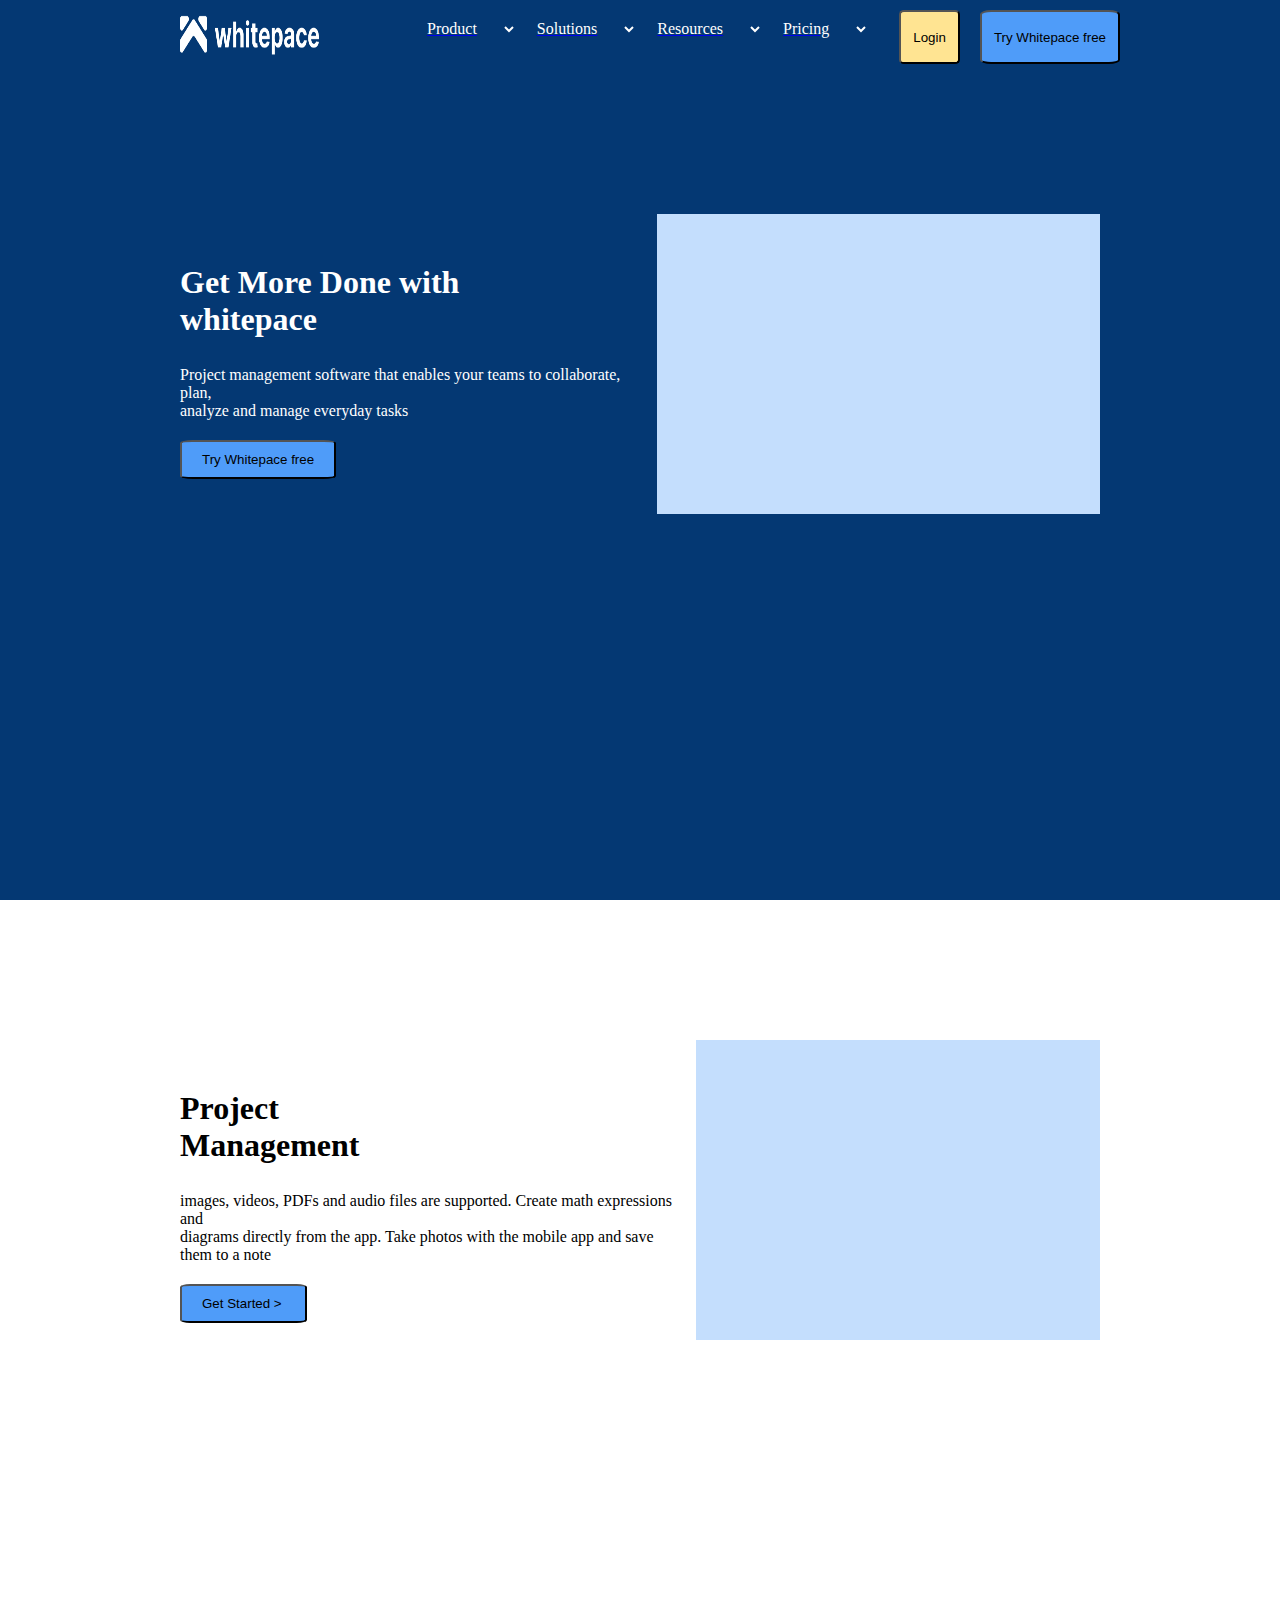
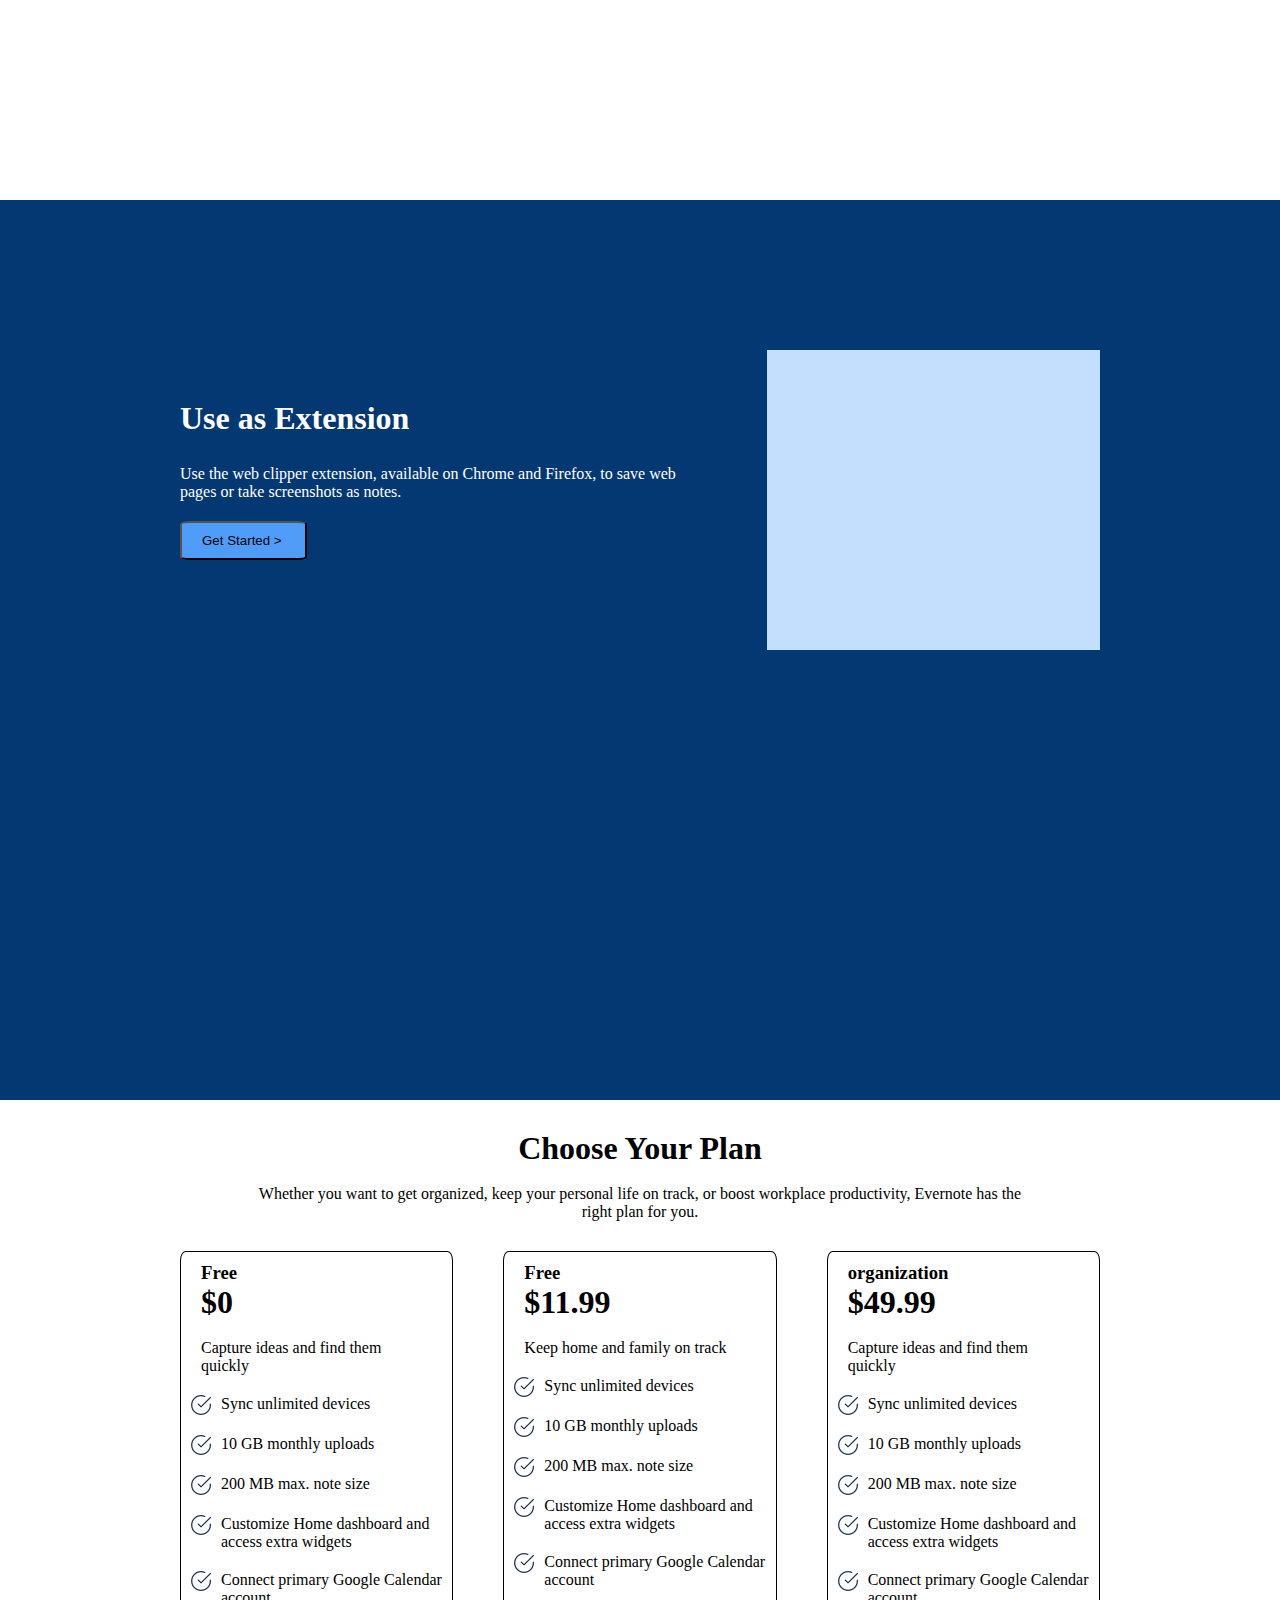
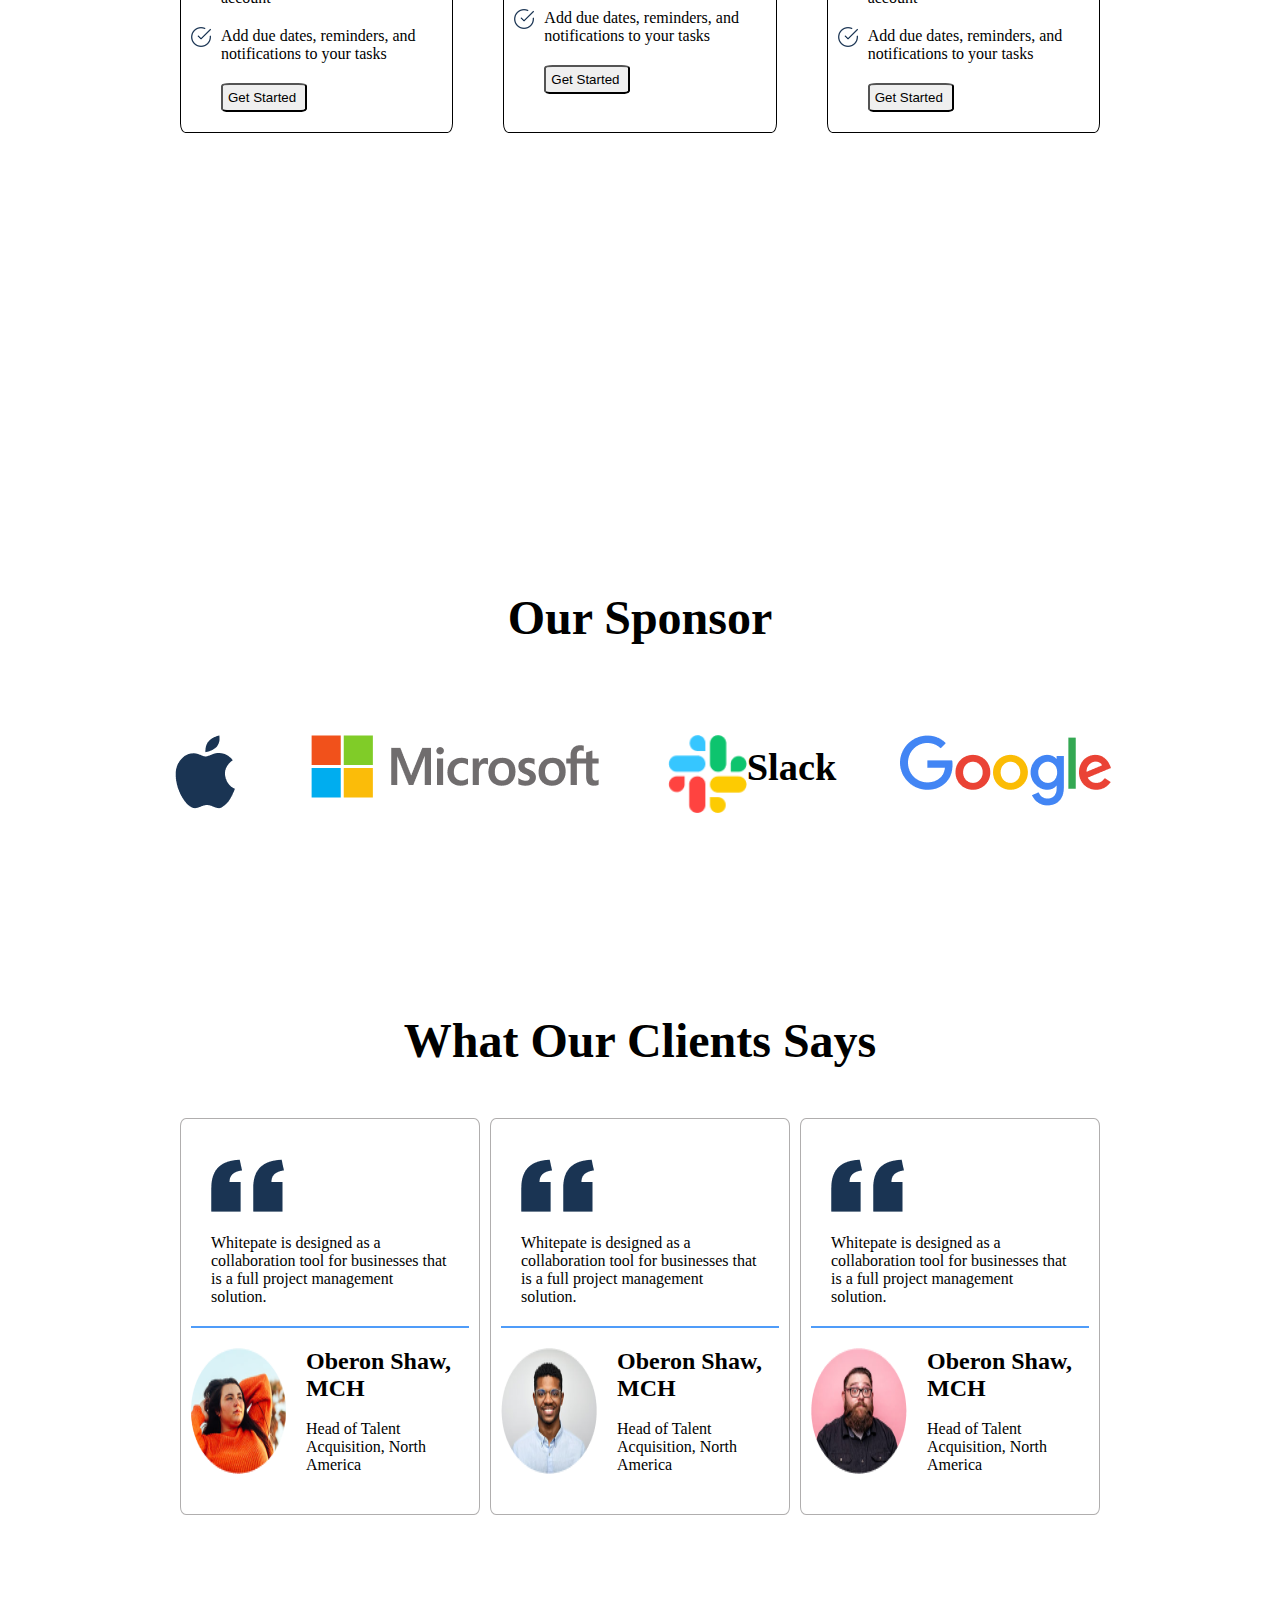
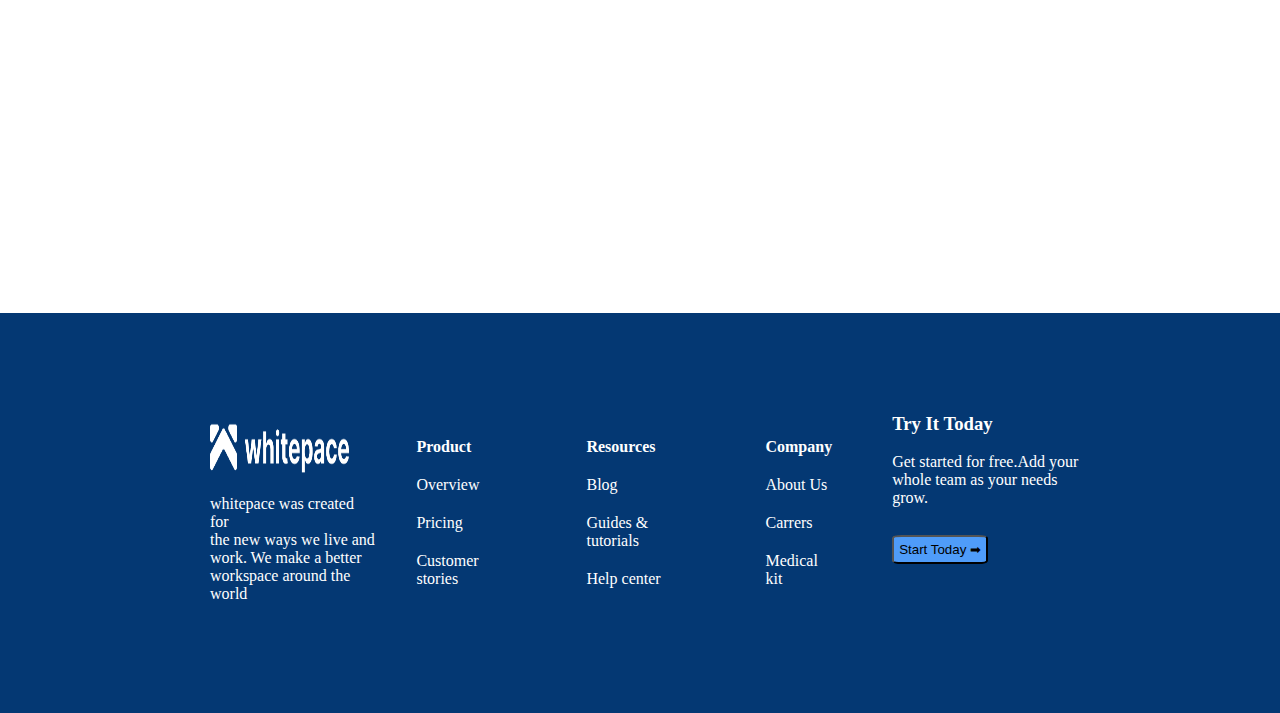
<file: Figma3/index.html>
<!DOCTYPE html>
<html lang="en">

<head>
    <meta charset="UTF-8">
    <meta name="viewport" content="width=device-width, initial-scale=1.0">
    <title>Document</title>
    <link rel="stylesheet" href="style.css">
</head>

<body>

    <div class="Main-container">
        <!-- Head page -->
        <div id="product">
            <div class="nav-container">
                <div class="logo">
                    <img class="logo1" src="Logo (1).png" alt="">
                </div>
                <div class="nav-button">
                    <ul class="nav-button1">
                        <li><a class="nav-button2" href="#Product">
                                <p style="color: white;">Product</p>
                                <select class="nav-select" name="Product" id="Product"></select>
                            </a>
                        </li>
                        <li><a class="nav-button2" href="#Solution">
                                <p style="color: white;">Solutions</p>
                                <select class="nav-select" name="Solutions" id="Solutions"></select>
                            </a>
                        </li>
                        <li><a class="nav-button2" href="#Resources">
                                <p style="color: white;">Resources</p>
                                <select class="nav-select" name="Resources" id="Resources"></select>
                            </a>
                        </li>
                        <li><a class="nav-button2" href="#pricing">
                                <p style="color: white;">Pricing</p>
                                <select class="nav-select" name="Pricing" id="Pricing"></select>
                            </a>
                        </li>
                    </ul>
                    <input class="color-button1" type="button" value="Login">
                    <input class="color-button2" type="button" value="Try Whitepace free">
                </div>
            </div>

            <div class="product-content">
                <div class="text">
                    <h1>Get More Done with</h1>
                    <h1>whitepace</h1><br>
                    <p class="product-text-para">Project management software that enables your teams to collaborate,
                        plan,
                        <br>analyze and manage everyday
                        tasks
                    </p>
                    <input class="text-button" type="button" value="Try Whitepace free">
                </div>
                <div class="product-box"></div>
            </div>
        </div>

        <!-- Solution Part -->
        <div id="Solution">
            <div class="Solution-content">
                <div class="text">
                    <h1>Project</h1>
                    <h1>Management</h1><br>
                    <p class="Solution-text-para">images, videos, PDFs and audio files are supported. Create math
                        expressions and <br> diagrams directly from the app. Take photos with the mobile app and save
                        them to
                        a note </p>
                    <input class="text-button" type="button" value="Get Started > ">
                </div>
                <div class="Solution-box"></div>
            </div>
        </div>

        <!-- Resources Part -->
        <div class="Resources">
            <div class="Resources-content">
                <div class="text">
                    <h1>Use as Extension</h1><br>
                    <p class="Resources-text-para">Use the web clipper extension, available on Chrome and Firefox, to
                        save web pages or take screenshots as notes.
                    </p>
                    <input class="text-button" type="button" value="Get Started > ">
                </div>
                <div class="Resources-box"></div>
            </div>
        </div>

        <!-- Pricing Part -->
        <div class="Pricing">
            <div class="pricing-head">
                <h1>Choose Your Plan</h1><br>
                <p>Whether you want to get organized, keep your personal life on track, or boost workplace productivity,
                    Evernote has the <br> right plan for you.</p>
            </div>

            <div class="pricing-content">
                <!-- free part -->
                <div class="content">
                    <div class="head-tag">
                        <h3>Free</h3>
                        <h1>$0</h1><br>
                        <p>Capture ideas and find them quickly</p>
                    </div>

                    <div class="free-body">
                        <div class="free-info">
                            <img class="free-checkmark" src="Ckeck.png" alt="">
                            <p class="info-text">Sync unlimited devices</p>
                        </div>
                        <div class="free-info">
                            <img class="free-checkmark" src="Ckeck.png" alt="">
                            <p class="info-text">10 GB monthly uploads</p>
                        </div>
                        <div class="free-info">
                            <img class="free-checkmark" src="Ckeck.png" alt="">
                            <p class="info-text">200 MB max. note size</p>
                        </div>
                        <div class="free-info">
                            <img class="free-checkmark" src="Ckeck.png" alt="">
                            <p class="info-text">Customize Home dashboard and access extra widgets</p>
                        </div>
                        <div class="free-info">
                            <img class="free-checkmark" src="Ckeck.png" alt="">
                            <p class="info-text">Connect primary Google Calendar account
                            </p>
                        </div>
                        <div class="free-info">
                            <img class="free-checkmark" src="Ckeck.png" alt="">
                            <p class="info-text">Add due dates, reminders, and notifications to your tasks</p>
                        </div>

                        <input class="content-button" type="button" value="Get Started ">
                    </div>
                </div>

                <!-- Personal Part -->
                <div class="content">
                    <div class="Personal-content">
                        <div class="head-tag">
                            <h3>Free</h3>
                            <h1>$11.99</h1><br>
                            <p>Keep home and family on track</p>
                        </div>

                        <div class="free-body">
                            <div class="free-info">
                                <img class="free-checkmark" src="Ckeck.png" alt="">
                                <p class="info-text">Sync unlimited devices</p>
                            </div>
                            <div class="free-info">
                                <img class="free-checkmark" src="Ckeck.png" alt="">
                                <p class="info-text">10 GB monthly uploads</p>
                            </div>
                            <div class="free-info">
                                <img class="free-checkmark" src="Ckeck.png" alt="">
                                <p class="info-text">200 MB max. note size</p>
                            </div>
                            <div class="free-info">
                                <img class="free-checkmark" src="Ckeck.png" alt="">
                                <p class="info-text">Customize Home dashboard and access extra widgets</p>
                            </div>
                            <div class="free-info">
                                <img class="free-checkmark" src="Ckeck.png" alt="">
                                <p class="info-text">Connect primary Google Calendar account
                                </p>
                            </div>
                            <div class="free-info">
                                <img class="free-checkmark" src="Ckeck.png" alt="">
                                <p class="info-text">Add due dates, reminders, and notifications to your tasks</p>
                            </div>

                            <input class="content-button" type="button" value="Get Started ">
                        </div>
                    </div>

                </div>

                <!-- organization-part -->
                <div class="content">
                    <div class="head-tag">
                        <h3>organization</h3>
                        <h1>$49.99</h1><br>
                        <p>Capture ideas and find them quickly</p>
                    </div>

                    <div class="free-body">
                        <div class="free-info">
                            <img class="free-checkmark" src="Ckeck.png" alt="">
                            <p class="info-text">Sync unlimited devices</p>
                        </div>
                        <div class="free-info">
                            <img class="free-checkmark" src="Ckeck.png" alt="">
                            <p class="info-text">10 GB monthly uploads</p>
                        </div>
                        <div class="free-info">
                            <img class="free-checkmark" src="Ckeck.png" alt="">
                            <p class="info-text">200 MB max. note size</p>
                        </div>
                        <div class="free-info">
                            <img class="free-checkmark" src="Ckeck.png" alt="">
                            <p class="info-text">Customize Home dashboard and access extra widgets</p>
                        </div>
                        <div class="free-info">
                            <img class="free-checkmark" src="Ckeck.png" alt="">
                            <p class="info-text">Connect primary Google Calendar account
                            </p>
                        </div>
                        <div class="free-info">
                            <img class="free-checkmark" src="Ckeck.png" alt="">
                            <p class="info-text">Add due dates, reminders, and notifications to your tasks</p>
                        </div>

                        <input class="content-button" type="button" value="Get Started ">
                    </div>
                </div>
            </div>
        </div>

        <!-- Our Sponsor part -->
        <div class="Sponsor">
            <div class="Sponsor-head">
                <h1>Our Sponsor</h1>
            </div>

            <div class="Sponsor-content">
                <div><img class="logo-spo" src="apple-black-logo.png" alt=""></div>
                <div><img class="logo-spo" src="Microsoft.png" alt=""></div>
                <div class="Slack"><img class="logo-spo" src="slack.png" alt="">
                    <h1 class="Slack-h1">Slack</h1>
                </div>
                <div><img class="logo-spo" src="Group 246.png" alt=""></div>
            </div>
        </div>

        <!-- Client Part -->
        <div class="Client">
            <div class="client-head">
                <h1>What Our Clients Says</h1>
            </div>

            <div class="client-review">
                <!-- first client -->
                <div class="client-message">
                    <div class="message">
                        <img class="message-logo" src="Group.png" alt=""><br>
                        <br>
                        <p>Whitepate is designed as a collaboration tool for businesses that is a full project
                            management solution.</p>
                    </div>
                    <div class="profile">
                        <img src="Avater.png" alt="">
                        <div class="profe">
                            <h2 class="profe-name">Oberon Shaw, MCH</h2><br>
                            <p>Head of Talent Acquisition, North America</p>
                        </div>
                    </div>
                </div>

                <!-- second client -->
                <div class="client-message">
                    <div class="message">
                        <img class="message-logo" src="Group.png" alt=""><br>
                        <br>
                        <p>Whitepate is designed as a collaboration tool for businesses that is a full project
                            management solution.</p>
                    </div>
                    <div class="profile">
                        <img src="project2 (3)/Landing page V1/desktop/Avater.png" alt="">
                        <div class="profe">
                            <h2 class="profe-name">Oberon Shaw, MCH</h2><br>
                            <p>Head of Talent Acquisition, North America</p>
                        </div>
                    </div>
                </div>

                <!-- third client -->
                <div class="client-message">
                    <div class="message">
                        <img class="message-logo" src="Group.png" alt=""><br>
                        <br>
                        <p>Whitepate is designed as a collaboration tool for businesses that is a full project
                            management solution.</p>
                    </div>
                    <div class="profile">
                        <img src="project2 (4)/Landing page V1/desktop/Avater.png" alt="">
                        <div class="profe">
                            <h2 class="profe-name">Oberon Shaw, MCH</h2><br>
                            <p>Head of Talent Acquisition, North America</p>
                        </div>
                    </div>
                </div>
            </div>
        </div>

        <!-- footer Part -->
        <div class="footer">

            <!-- 1st part -->
            <div class="first-part">
                <img class="footer-logo" src="Logo (1).png" alt=""><br>
                <br><p>whitepace was created for</p>
                <p>the new ways we live and </p>
                <p>work. We make a better </p>
                <p>workspace around the world</p>
            </div>

            <!-- second part -->
             <div class="second-part">
                <div class="words">
                    <p class="footer-word" style="font-weight: bold;">Product</p>
                    <p class="footer-word">Overview</p>
                    <p class="footer-word">Pricing</p>
                    <p class="footer-word">Customer stories</p>
                </div>
                <div class="words">
                    <p class="footer-word" style="font-weight: bold;">Resources</p>
                    <p class="footer-word">Blog</p>
                    <p class="footer-word">Guides & tutorials</p>
                    <p class="footer-word">Help center</p>
                </div>
                <div class="words">
                    <p class="footer-word" style="font-weight: bold;">Company</p>
                    <p class="footer-word">About Us</p>
                    <p class="footer-word">Carrers</p>
                    <p class="footer-word">Medical kit</p>
                </div>
                
             </div>

             <div class="last-part">
                <h3>Try It Today</h3><br>
                <p>Get started for free.Add your</p>
                <p>whole team as your needs grow.</p><br>
                <input class="footer-button" type="button" value="Start Today ➡">
             </div>


        </div>


    </div>
</body>

</html>
</file>
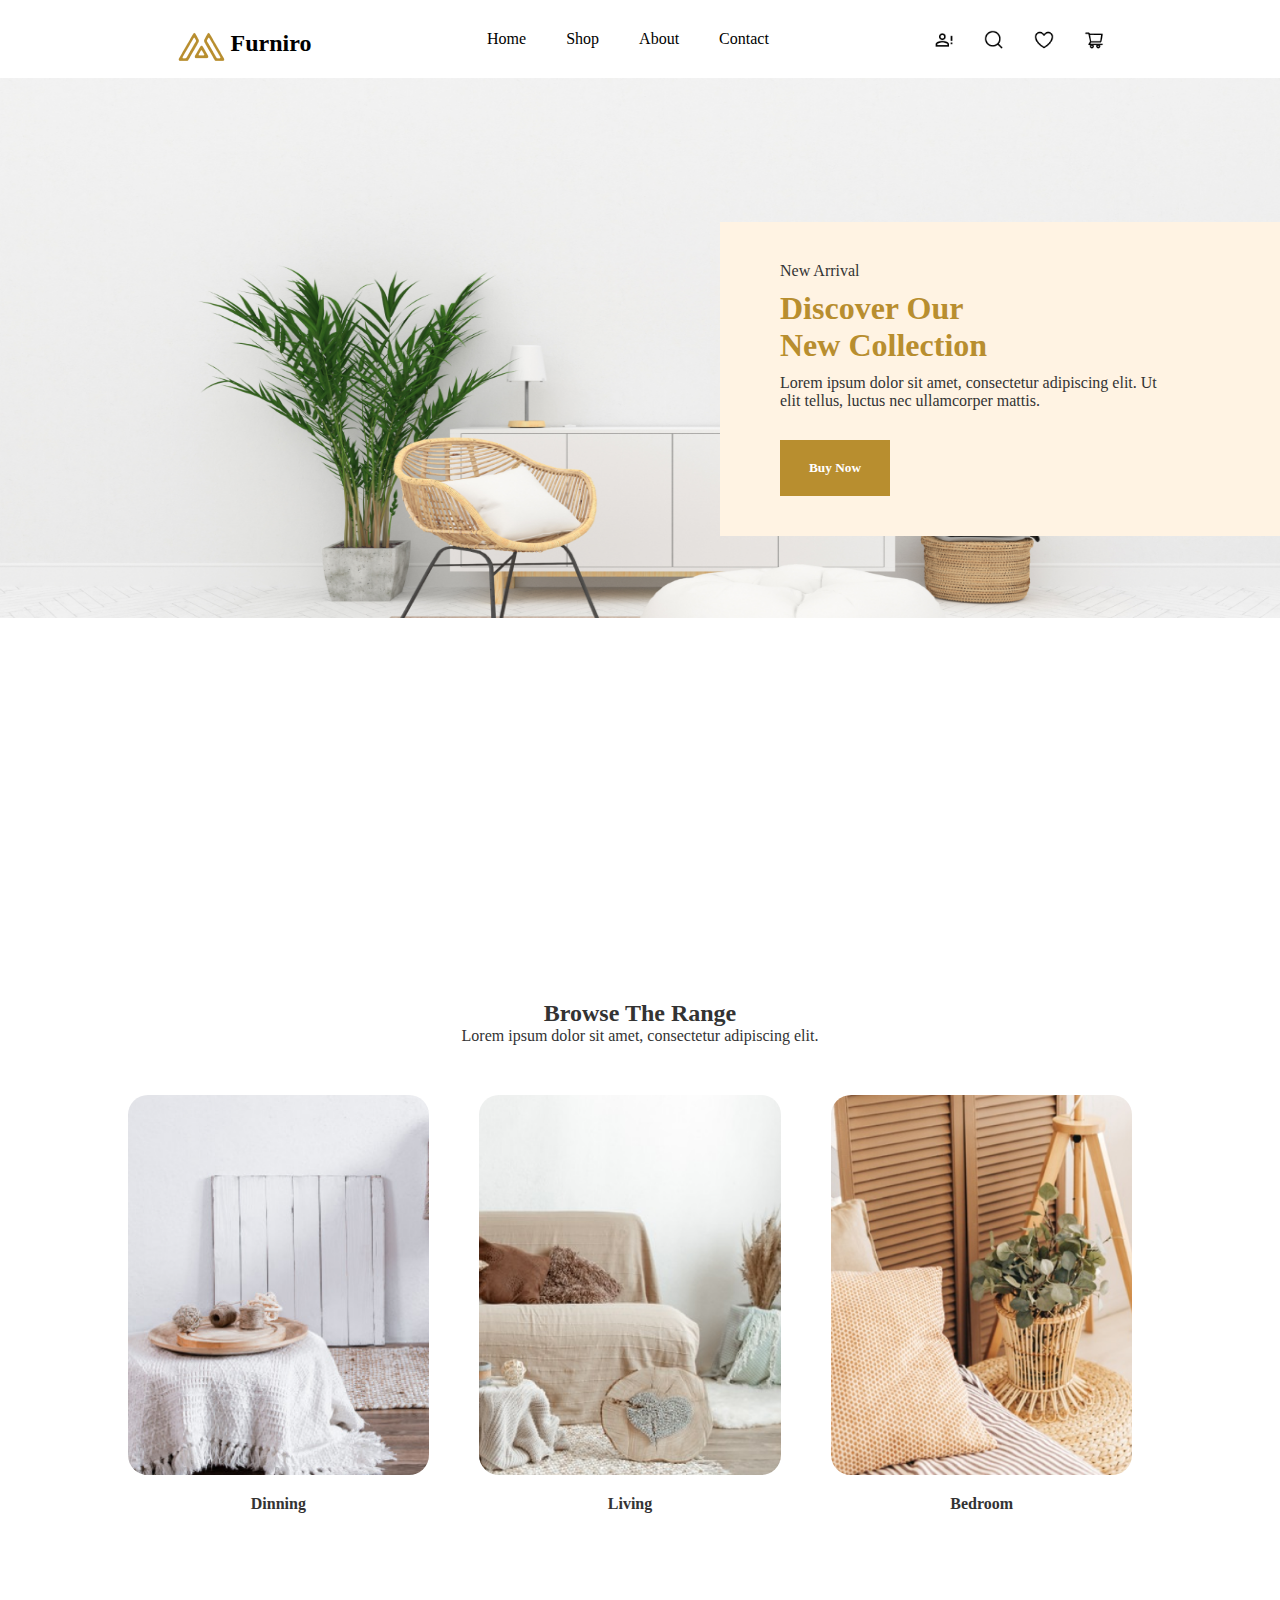
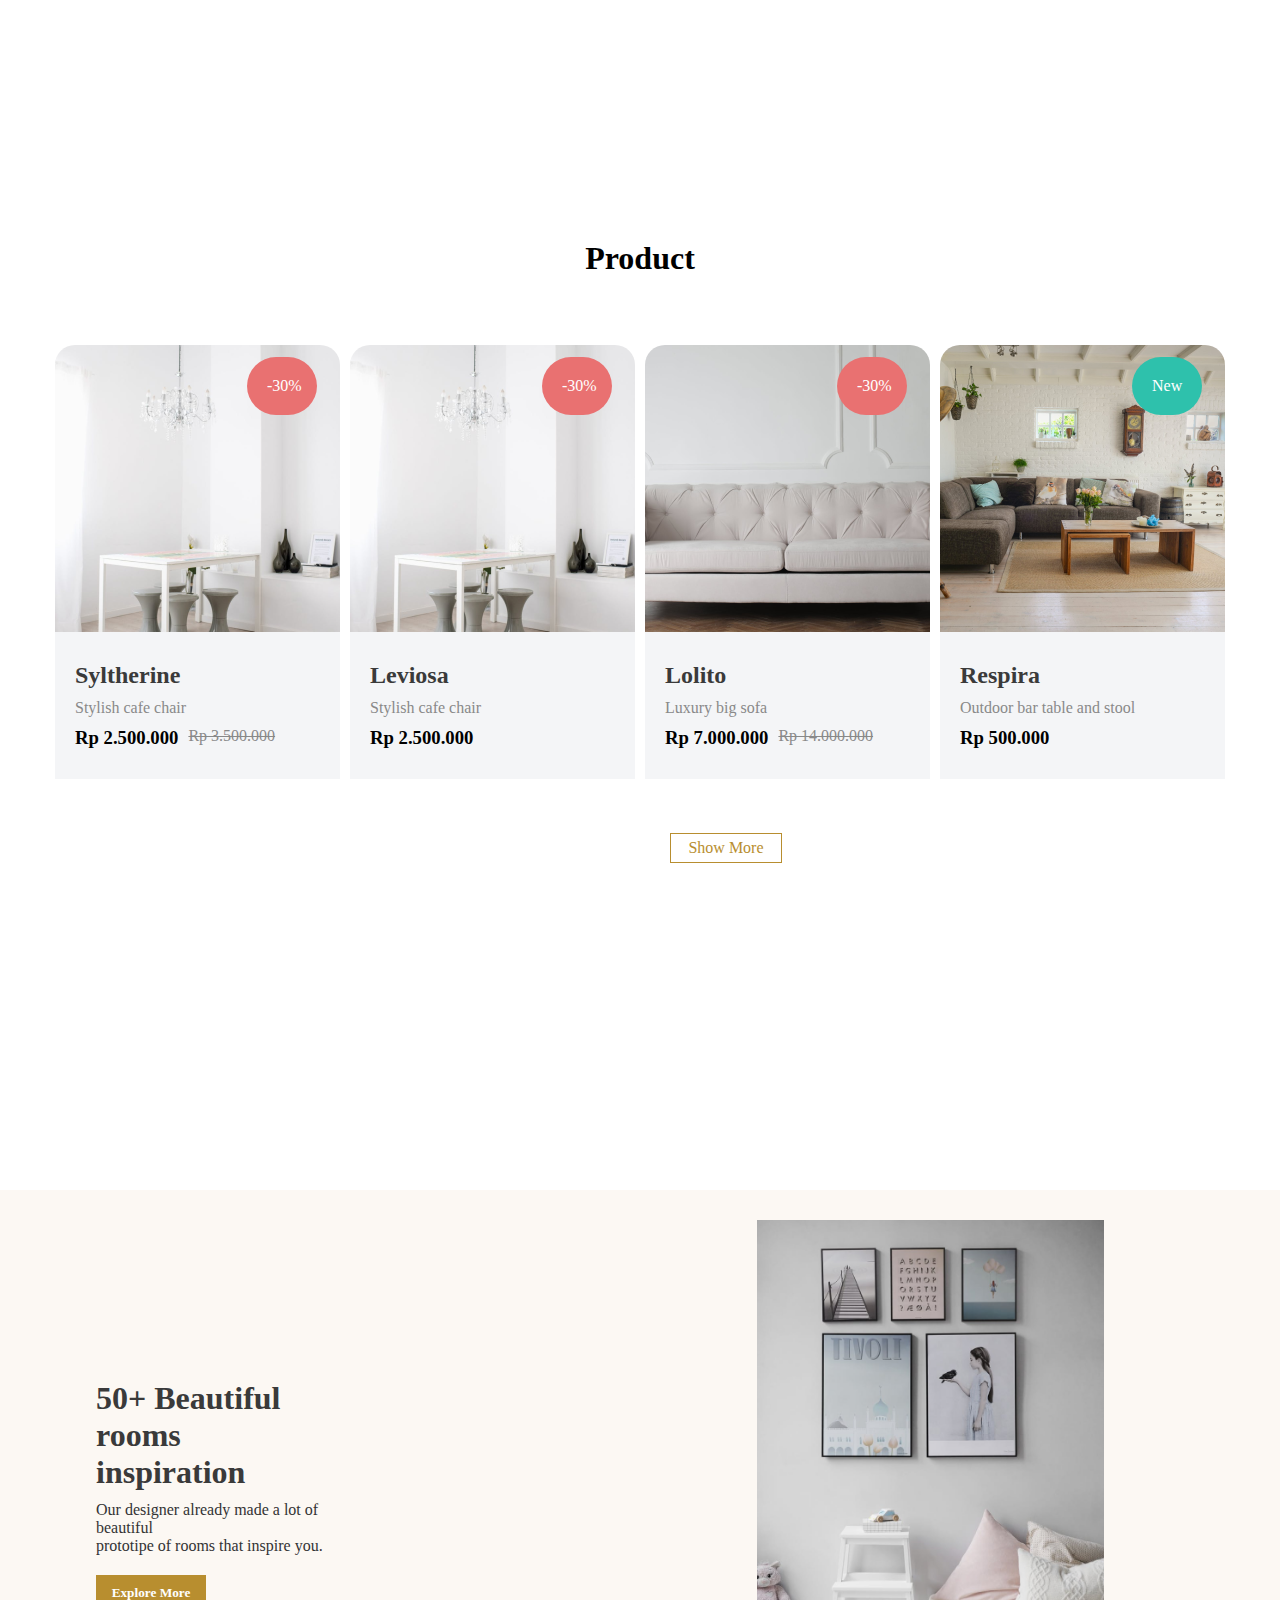
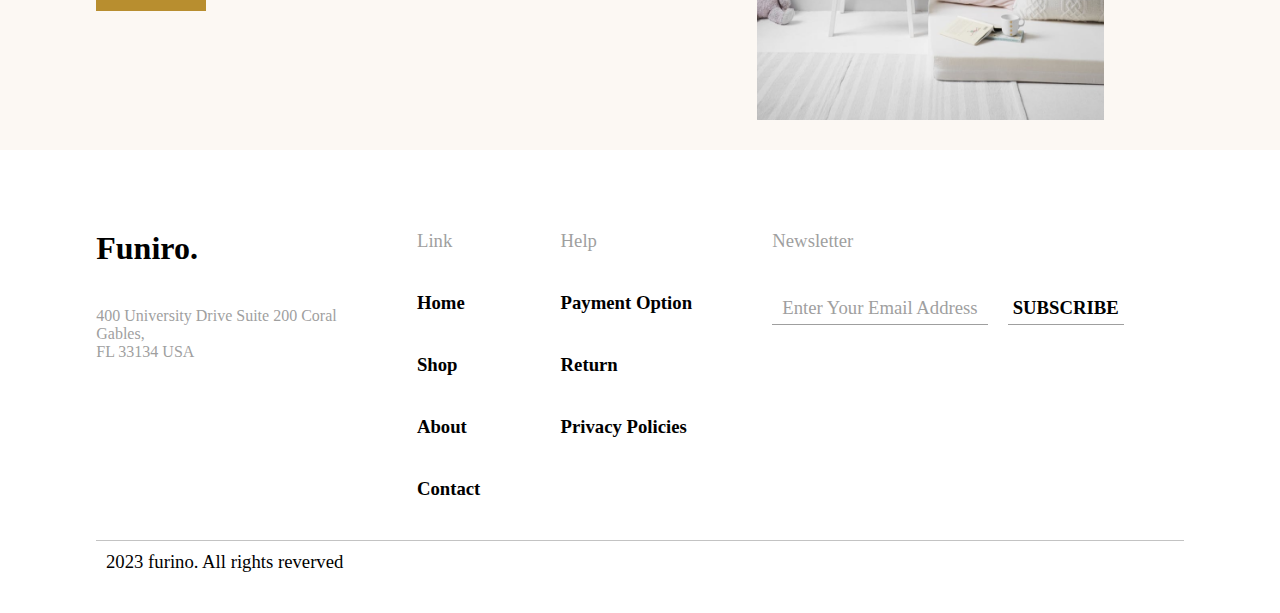
<file: Figma6/index.html>
<!DOCTYPE html>
<html lang="en">
<head>
    <meta charset="UTF-8">
    <meta name="viewport" content="width=device-width, initial-scale=1.0">
    <title>Document</title>
    <link rel="stylesheet" href="style.css">
</head>
<body>

    <!-- Main Container -->
     <div class="main-container">

        <!-- Home Part -->
        <div id="Home">
            <div class="home-head">
                <div class="head-logo">
                    <img src="Meubel House_Logos-05.png" alt="">
                    <h2>Furniro</h2>
                </div>

                <div class="head-points">
                    <ul class="head-tips">
                        <li><a href="#Home">Home</a></li>
                        <li><a href="#Shop">Shop</a></li>
                        <li><a href="#About">About</a></li>
                        <li><a href="#Contact">Contact</a></li>
                    </ul>
                </div>
                <div class="point-logo">
                    <img class="p-logo" src="mdi_account-alert-outline.png" alt="">
                    <img class="p-logo" src="akar-icons_search.png" alt="">
                    <img class="p-logo" src="akar-icons_heart.png" alt="">
                    <img class="p-logo" src="ant-design_shopping-cart-outlined.png" alt="">
                </div>

            </div>


            <div class="home-content">
                <div class="wall-pic">
                    <img class="main-pic" src="scandinavian-interior-mockup-wall-decal-background 1.png" alt="">
                </div>

                <div class="home-text">
                    <p class="mini">New Arrival</p>
                    <h1 class="main">Discover Our <br> New Collection</h1>
                    <p class="h-para">Lorem ipsum dolor sit amet, consectetur adipiscing elit. Ut <br> elit tellus, luctus nec ullamcorper mattis.</p>
                    <h5 class="h-button">Buy Now</h5>
                </div>

            </div>

            

        </div>

        <!-- Shop Part -->
         <div id="Shop">

            <!-- browse part -->
            <div class="browse">
                <div class="brow-text">
                    <h2 class="brow-title">Browse The Range</h2>
                    <p class="brow-para">Lorem ipsum dolor sit amet, consectetur adipiscing elit.</p>
                </div>

                <div class="browse-content">
                    <div class="brow-type">
                        <img class="brow-pic" src="Mask Group.png" alt="">
                        <p class="brow-para1">Dinning</p>
                    </div>
                    <div class="brow-type">
                        <img class="brow-pic" src="Image-living room.png" alt="">
                        <p class="brow-para1">Living</p>
                    </div>
                    <div class="brow-type">
                        <img class="brow-pic" src="Mask Group (1).png" alt="">
                        <p class="brow-para1">Bedroom</p>
                    </div>

                </div>

            </div>

            <div class="product">
                <h1 class="pro-main-head">Product</h1>

                <div class="product-content">

                    <!-- pro1 -->
                    <div class="product1">
                        <div class="percent">-30%</div>
                        <img class="product-pic" src="image 1.png" alt="">
                        <div class="hover-content">
                            <button class="add">Add to Cart</button>
                            <div class="Share">
                                <div class="share-text">
                                    <img src="gridicons_share.png" alt="">
                                    <p class="logo-name">Share</p>
                                </div>
                                <div class="share-text">
                                    <img src="compare-svgrepo-com 1.png" alt="">
                                    <p class="logo-name">Compare</p>
                                </div>
                                <div class="share-text">
                                    <img src="Heart.png" alt="">
                                    <p class="logo-name">Heart</p>
                                </div>
                                <!-- <span>Share</span> | <span>Compare</span> | <span>Like</span> -->
                            </div>
                        </div>
                        <div class="pro-desc">
                            <h2 class="pro-desc-head">Syltherine</h2>
                            <p class="pro-para">Stylish cafe chair</p>
                            <div class="pro-price">
                                <h3 class="rupee">Rp 2.500.000</h3>
                                <p class="rupay">Rp 3.500.000</p>
                            </div>
                        </div>
                    </div>

                    <!-- pro2 -->
                    <div class="product1">
                        <div class="percent">-30%</div>
                        <img class="product-pic" src="image 1.png" alt="">
                        <div class="hover-content">
                            <button class="add">Add to Cart</button>
                            <div class="Share">
                                <div class="share-text">
                                    <img src="gridicons_share.png" alt="">
                                    <p class="logo-name">Share</p>
                                </div>
                                <div class="share-text">
                                    <img src="compare-svgrepo-com 1.png" alt="">
                                    <p class="logo-name">Compare</p>
                                </div>
                                <div class="share-text">
                                    <img src="Heart.png" alt="">
                                    <p class="logo-name">Heart</p>
                                </div>
                                <!-- <span>Share</span> | <span>Compare</span> | <span>Like</span> -->
                            </div>
                        </div>
                        <div class="pro-desc">
                            <h2 class="pro-desc-head">Leviosa</h2>
                            <p class="pro-para">Stylish cafe chair</p>
                            <div class="pro-price">
                                <h3 class="rupee">Rp 2.500.000</h3>
                                <!-- <p class="rupay">Rp 3.500.000</p> -->
                            </div>
                        </div>
                    </div>

                    <!-- pro3 -->
                    <div class="product1">
                        <div class="percent">-30%</div>
                        <img class="product-pic" src="image 3.png" alt="">
                        <div class="hover-content">
                            <button class="add">Add to Cart</button>
                            <div class="Share">
                                <div class="share-text">
                                    <img src="gridicons_share.png" alt="">
                                    <p class="logo-name">Share</p>
                                </div>
                                <div class="share-text">
                                    <img src="compare-svgrepo-com 1.png" alt="">
                                    <p class="logo-name">Compare</p>
                                </div>
                                <div class="share-text">
                                    <img src="Heart.png" alt="">
                                    <p class="logo-name">Heart</p>
                                </div>
                                <!-- <span>Share</span> | <span>Compare</span> | <span>Like</span> -->
                            </div>
                        </div>
                        <div class="pro-desc">
                            <h2 class="pro-desc-head">Lolito</h2>
                            <p class="pro-para">Luxury big sofa</p>
                            <div class="pro-price">
                                <h3 class="rupee">Rp 7.000.000</h3>
                                <p class="rupay">Rp 14.000.000</p>
                            </div>
                        </div>
                    </div>

                    <!-- pro4 -->
                    <div class="product1">
                        <div class="percent1">New</div>
                        <img class="product-pic" src="image 4.png" alt="">
                        <div class="hover-content">
                            <button class="add">Add to Cart</button>
                            <div class="Share">
                                <div class="share-text">
                                    <img src="gridicons_share.png" alt="">
                                    <p class="logo-name">Share</p>
                                </div>
                                <div class="share-text">
                                    <img src="compare-svgrepo-com 1.png" alt="">
                                    <p class="logo-name">Compare</p>
                                </div>
                                <div class="share-text">
                                    <img src="Heart.png" alt="">
                                    <p class="logo-name">Heart</p>
                                </div>
                                <!-- <span>Share</span> | <span>Compare</span> | <span>Like</span> -->
                            </div>
                        </div>
                        <div class="pro-desc">
                            <h2 class="pro-desc-head">Respira</h2>
                            <p class="pro-para">Outdoor bar table and stool</p>
                            <div class="pro-price">
                                <h3 class="rupee">Rp 500.000</h3>
                                <!-- <p class="rupay">Rp 3.500.000</p> -->
                            </div>
                        </div>
                    </div>



                </div>

                <div class="product-button">Show More</div>

            </div>

         </div>


         <!-- about part -->
          <div id="About">

            <div class="about-body">
                <div class="about-text">
                        <h1 class="a-main">50+ Beautiful rooms <br> inspiration</h1>
                        <p class="about-para">Our designer already made a lot of beautiful <br> prototipe of rooms that inspire you.</p>
                        <h5 class="about-button">Explore More</h5>
                </div>
    
                <div class="about-pic">
                    <img class="about-pic" src="Products.png" alt="">
                </div>
            </div>

          </div>

        <!-- contact part -->
        <div id="Contact">

            <div class="contact-content">
                <div class="column">
                    <h1>Funiro.</h1>
                    <p class="faint">400 University Drive Suite 200 Coral <br> Gables, <br> FL 33134 USA</p>
                </div>
                <div class="column">
                    <h3 class="faint">Link</h3>
                    <h3 class="Dark">Home</h3>
                    <h3 class="Dark">Shop</h3>
                    <h3 class="Dark">About</h3>
                    <h3 class="Dark">Contact</h3>
                    
                </div>
                <div class="column">
                    <h3 class="faint">Help</h3>
                    <h3 class="Dark">Payment Option</h3>
                    <h3 class="Dark">Return</h3>
                    <h3 class="Dark">Privacy Policies</h3>
                    
                </div>
                <div class="column">
                    <h3 class="faint">Newsletter</h3>
                    <div class="email">
                        <h3 class="E-mai" >Enter Your Email Address </h3>
                        <h3 class="sub">SUBSCRIBE</h3>
                    </div>
                    
                </div>

            </div>

            <h3 class="contact-foot">2023 furino. All rights reverved</h3>


        </div>



        <!-- main container end  -->
     </div>
    
</body>
</html>
</file>
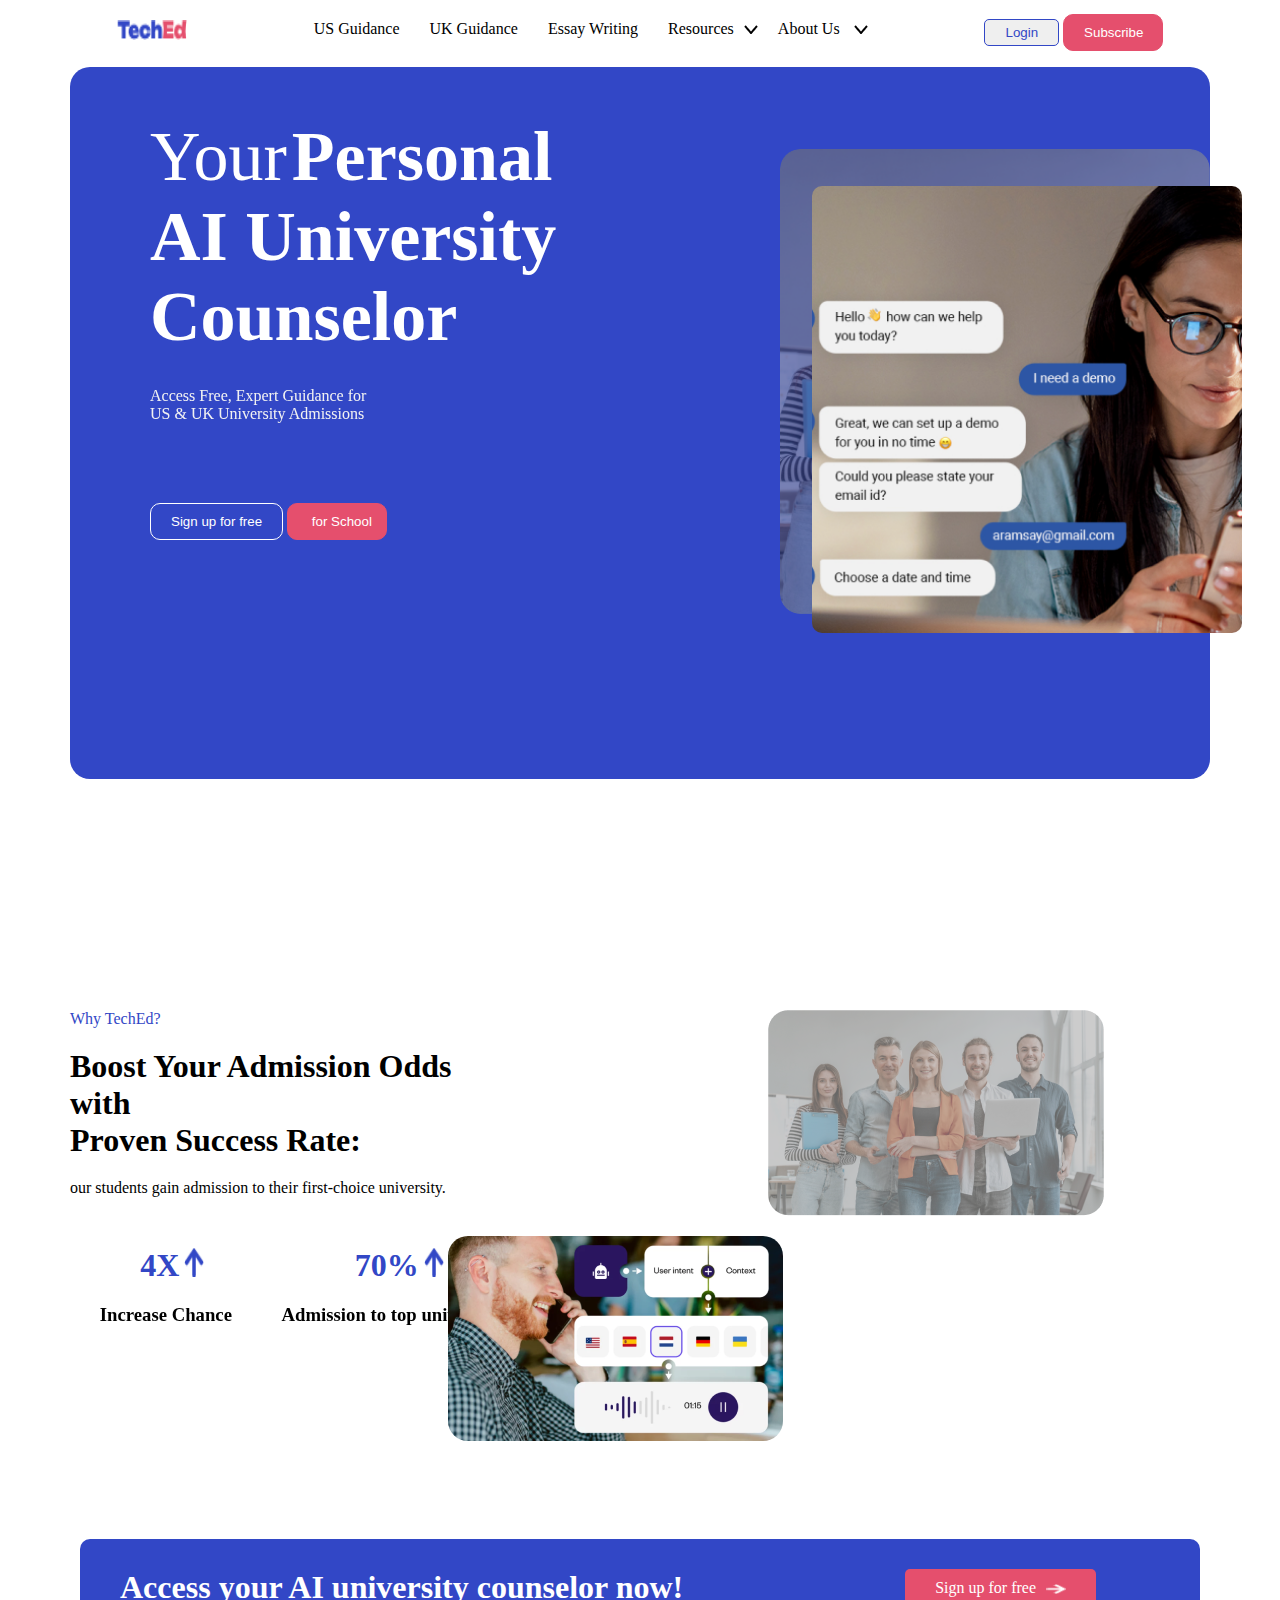
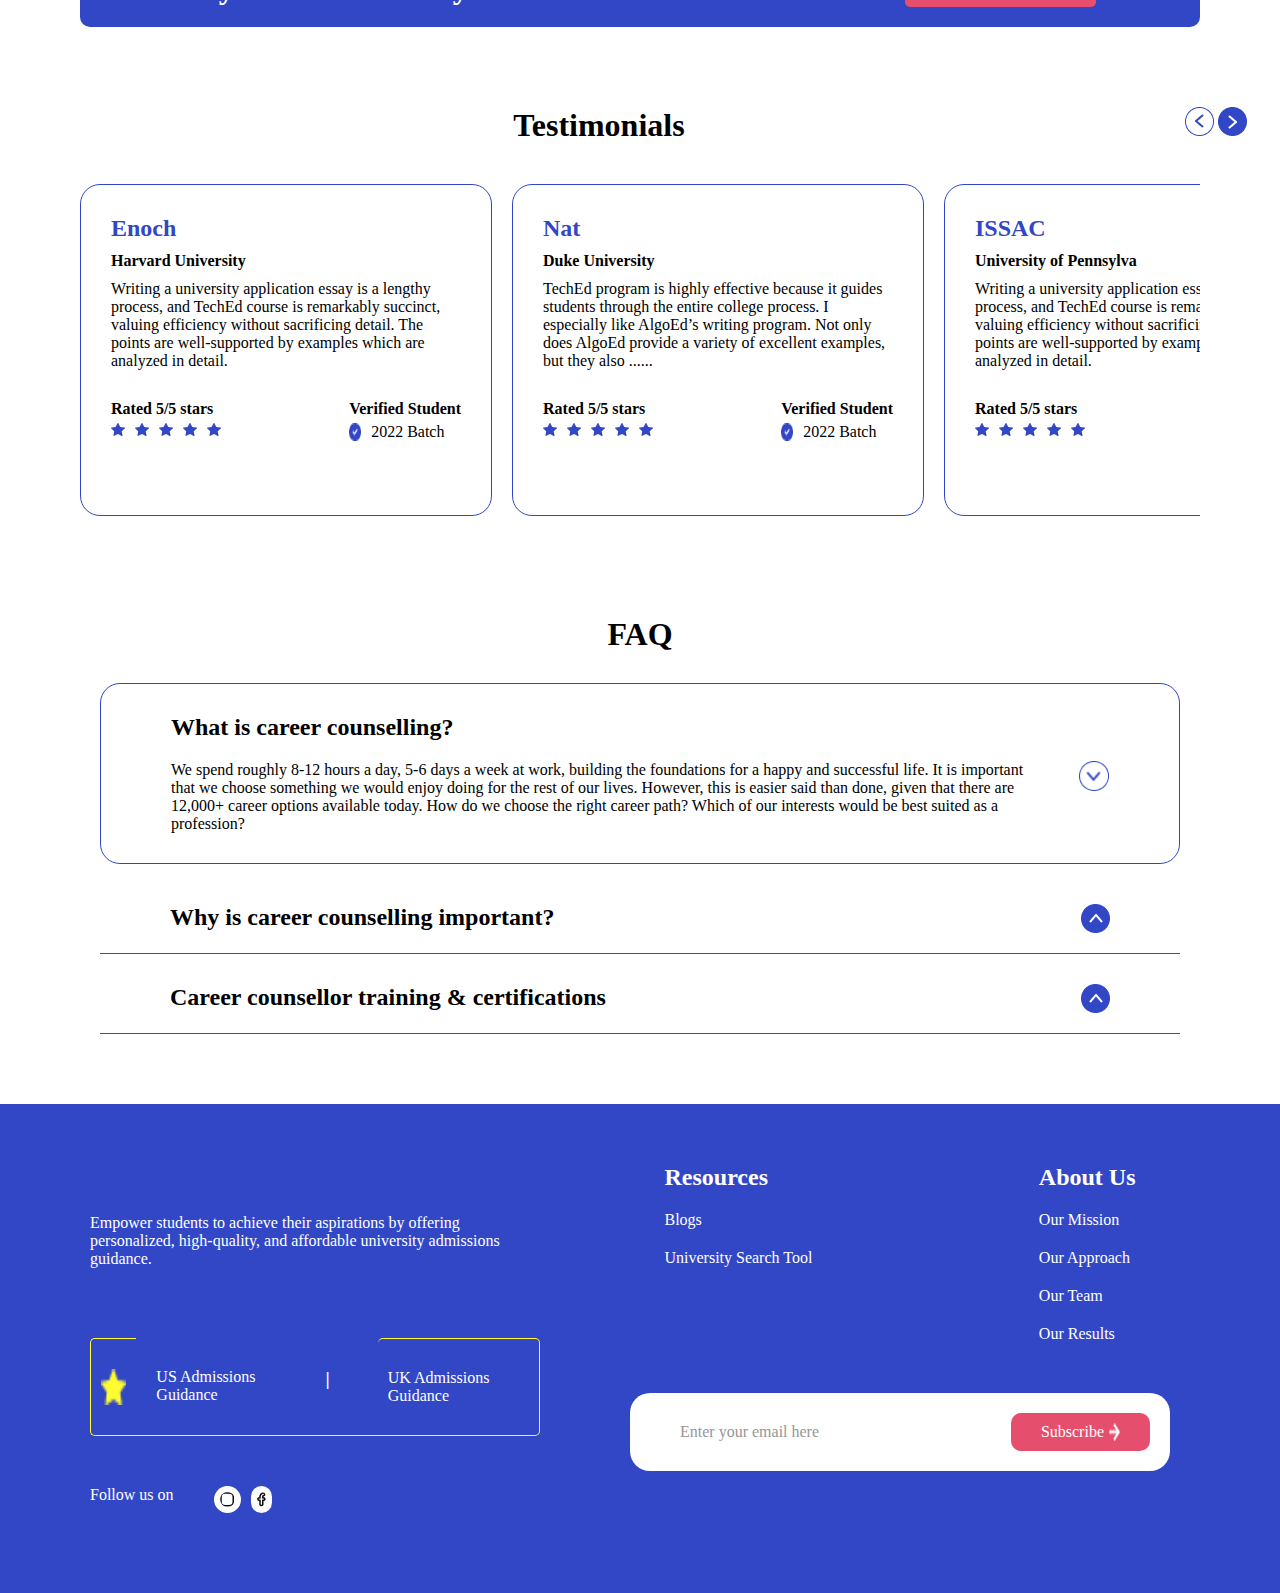
<file: Figma7/index.html>
<!DOCTYPE html>
<html lang="en">

<head>
    <meta charset="UTF-8">
    <meta name="viewport" content="width=device-width, initial-scale=1.0">
    <title>Document</title>
    <link rel="stylesheet" href="style.css">
</head>

<body>

    <!-- main container -->
    <div class="main-container">

        <!-- home part -->
        <div class="home">
            <div class="home-head">
                <img class="head-logo" src="TechEd.png" alt="">
                <div class="home-options">
                    <ul>
                        <li><a href="">US Guidance</a></li>
                        <li><a href="">UK Guidance</a></li>
                        <li><a href="">Essay Writing</a></li>
                        <li><a href="#Resources">Resources</a><img src="Vector 5.png" alt=""></li>
                        <li><a href="#About-Us">About Us </a><img src="Vector 5.png" alt=""></li>
                    </ul>
                </div>
                <div class="head-button">
                    <form action="">
                        <input class="head-login" type="button" value="Login">
                        <input class="head-sub" type="button" value="Subscribe">
                    </form>
                </div>
            </div>

            <div class="home-content">
                <div class="home-text">
                    <div class="title">
                        <h1 class="light">Your</h1>
                        <h1 class="bold">Personal</h1>
                    </div>
                    <h1 class="bold">AI University</h1>
                    <h1 class="bold">Counselor</h1>

                    <div class="head-para">
                        <p>Access Free, Expert Guidance for <br> US & UK University Admissions</p>
                    </div>

                    <div class="head-button2">
                        <form action="">
                            <input class="head-signup" type="button" value="Sign up for free">
                            <input class="head-sub" type="button" value=" for School">
                        </form>
                    </div>

                </div>

                <div class="home-img">
                    <img class="back-img" src="Rectangle 28.png" alt="">
                    <img class="front-img" src="Chatbot-technology-blog-banner 1.png" alt="">
                </div>


            </div>


        </div>

        <!-- Boost part -->
        <div class="boost">

            <!-- <img src="Abstract-wave-png-17 2.png" alt=""> -->

            <div class="boost-content">
                <div class="boost-text">
                    <p class="boost-mini">Why TechEd?</p>
                    <h1 class="boost-title">Boost Your Admission Odds with <br> Proven Success Rate:</h1>
                    <p class="boost-para">our students gain admission to their first-choice university.</p>

                    <div class="boost-rate">
                        <div class="b-rate1">
                            <h1 class="ratees">4X</h1>
                            <img class="up-arrow" src=" (1).png" alt="">
                        </div>
                        <div class="b-rate1">
                            <h1 class="ratees">70%</h1>
                            <img class="up-arrow" src=" (1).png" alt="">
                        </div>
                    </div>
                    <div class="boost-rate-title">
                        <h3 class="boost-backend">Increase Chance</h3>
                        <h3 class="boost-frontend">Admission to top univerity</h3>
                    </div>

                </div>

                <div class="boost-img">
                    <img class="back--img" src="Rectangle 25.png" alt="">
                    <img class="front--img" src="human-experience-1-1024x767 1.png" alt="">
                </div>

            </div>


        </div>

        <!-- free part -->
        <div class="free-part">
            <h1 class="free-title">Access your AI university counselor now!</h1>
            <div class="free-button">
                <p class="free-name">Sign up for free</p>
                <img class="free-arrow" src=".png" alt="">
            </div>
        </div>

        <!-- test part -->
        <div class="test-part">

            <div class="test-head">
                <h1 class="head-text">Testimonials</h1>
                <div class="test-arrows">
                    <img src="Group 1000003546.png" alt="">
                    <img src="Group 1000003545.png" alt="">
                </div>
            </div>

            <div class="test-content">

                <!-- test1 -->
                <div class="test1">
                    <h2 class="blue-text">Enoch</h2>
                    <p class="mini-black">Harvard University</p>
                    <h4 class="para-test">Writing a university application essay is a lengthy process, and TechEd course
                        is remarkably succinct, valuing efficiency without sacrificing detail. The points are
                        well-supported by examples
                        which are analyzed in detail.</h4>
                    <div class="test-star">
                        <div class="star1">
                            <h4>Rated 5/5 stars</h4>
                            <div class="star">
                                <img src="Vector-1.png" alt="">
                                <img src="Vector-1.png" alt="">
                                <img src="Vector-1.png" alt="">
                                <img src="Vector-1.png" alt="">
                                <img src="Vector-1.png" alt="">
                            </div>
                        </div>
                        <div class="star1">
                            <h4>Verified Student</h4>
                            <div class="test-batch">
                                <img src="Vector.png" alt="">
                                <p>2022 Batch</p>
                            </div>

                        </div>

                    </div>
                </div>

                <!-- test2 -->
                <div class="test1">
                    <h2 class="blue-text">Nat</h2>
                    <p class="mini-black">Duke University</p>
                    <h4 class="para-test">TechEd program is highly effective because it guides students through the
                        entire college process. I especially like AlgoEd’s writing program. Not only does AlgoEd provide
                        a variety of excellent examples, but they also ......</h4>
                    <div class="test-star">
                        <div class="star1">
                            <h4>Rated 5/5 stars</h4>
                            <div class="star">
                                <img src="Vector-1.png" alt="">
                                <img src="Vector-1.png" alt="">
                                <img src="Vector-1.png" alt="">
                                <img src="Vector-1.png" alt="">
                                <img src="Vector-1.png" alt="">
                            </div>
                        </div>
                        <div class="star1">
                            <h4>Verified Student</h4>
                            <div class="test-batch">
                                <img src="Vector.png" alt="">
                                <p>2022 Batch</p>
                            </div>

                        </div>

                    </div>
                </div>

                <!-- test3 -->
                <div class="test1">
                    <h2 class="blue-text">ISSAC</h2>
                    <p class="mini-black">University of Pennsylva</p>
                    <h4 class="para-test">Writing a university application essay is a lengthy process, and TechEd course
                        is remarkably succinct, valuing efficiency without sacrificing detail. The points are
                        well-supported by examples
                        which are analyzed in detail.</h4>
                    <div class="test-star">
                        <div class="star1">
                            <h4>Rated 5/5 stars</h4>
                            <div class="star">
                                <img src="Vector-1.png" alt="">
                                <img src="Vector-1.png" alt="">
                                <img src="Vector-1.png" alt="">
                                <img src="Vector-1.png" alt="">
                                <img src="Vector-1.png" alt="">
                            </div>
                        </div>
                        <div class="star1">
                            <h4>Verified Student</h4>
                            <div class="test-batch">
                                <img src="Vector.png" alt="">
                                <p>2022 Batch</p>
                            </div>

                        </div>

                    </div>
                </div>

                <!-- test4 -->
                <div class="test1">
                    <h2 class="blue-text">Enoch</h2>
                    <p class="mini-black">Harvard University</p>
                    <h4 class="para-test">Writing a university application essay is a lengthy process, and TechEd course
                        is remarkably succinct, valuing efficiency without sacrificing detail. The points are
                        well-supported by examples
                        which are analyzed in detail.</h4>
                    <div class="test-star">
                        <div class="star1">
                            <h4>Rated 5/5 stars</h4>
                            <div class="star">
                                <img src="Vector-1.png" alt="">
                                <img src="Vector-1.png" alt="">
                                <img src="Vector-1.png" alt="">
                                <img src="Vector-1.png" alt="">
                                <img src="Vector-1.png" alt="">
                            </div>
                        </div>
                        <div class="star1">
                            <h4>Verified Student</h4>
                            <div class="test-batch">
                                <img src="Vector.png" alt="">
                                <p>2022 Batch</p>
                            </div>

                        </div>

                    </div>
                </div>



            </div>

        </div>

        <!-- FAQ part -->
        <div id="Resources">
            <h1 class="FAQ-head">FAQ</h1>

            <div class="FAQ-content">
                <div class="part1">
                    <h2>What is career counselling?</h2>
                    <div class="FAQ-para">
                        <p>We spend roughly 8-12 hours a day, 5-6 days a week at work, building the foundations for a
                            happy and successful life. It is important <br> that we choose something we would enjoy
                            doing for
                            the rest of our lives. However, this is easier said than done, given that there are <br>
                            12,000+
                            career options available today. How do we choose the right career path? Which of our
                            interests would be best suited as a <br> profession?</p>
                        <img class="down-arr" src="Group 1000003543.png" alt="">
                    </div>
                </div>

                <div class="part2">
                    <h2>Why is career counselling important?</h2>
                    <img class="blue-arrow" src="Group 1000003542.png" alt="">
                </div>

                <div class="part2">
                    <h2>Career counsellor training & certifications</h2>
                    <img src="Group 1000003542.png" alt="">
                </div>

            </div>


        </div>

        <!-- about part -->
        <div id="About-Us">
            <div class="about-info">
                <p>Empower students to achieve their aspirations by offering personalized, high-quality, and affordable
                    university admissions guidance.</p>

                <div class="square-bracket">
                    <img class="sqe-star" src="Vector (1).png" alt="">
                    <p class="us">US Admissions Guidance</p>
                    <p class="divider">|</p>
                    <p class="uk">UK Admissions Guidance</p>
                </div>

                <div class="about-info-logo">
                    <p class="follow">Follow us on</p>
                    <img class="foo-logo" src="Vector (2).png" alt="">
                    <img class="foo-logo" src="Vector (3).png" alt="">
                </div>

            </div>

            <div class="about-desc">
                <div class="points">
                    <div class="point1">
                        <h2>Resources</h2>
                        <p>Blogs</p>
                        <p> University Search Tool</p>
                    </div>
                    <div class="point1">
                        <h2>About Us</h2>
                        <p>Our Mission</p>
                        <p>Our Approach</p>
                        <p>Our Team</p>
                        <p>Our Results</p>
                    </div>
                </div>

                <div class="email-part">
                    <p class="email">Enter your email here</p>
                    <div class="about-sub">
                        <p>Subscribe</p>
                        <img src=".png" alt="">
                    </div>
                </div>

            </div>


        </div>



        <!-- main end -->
    </div>

</body>

</html>
</file>
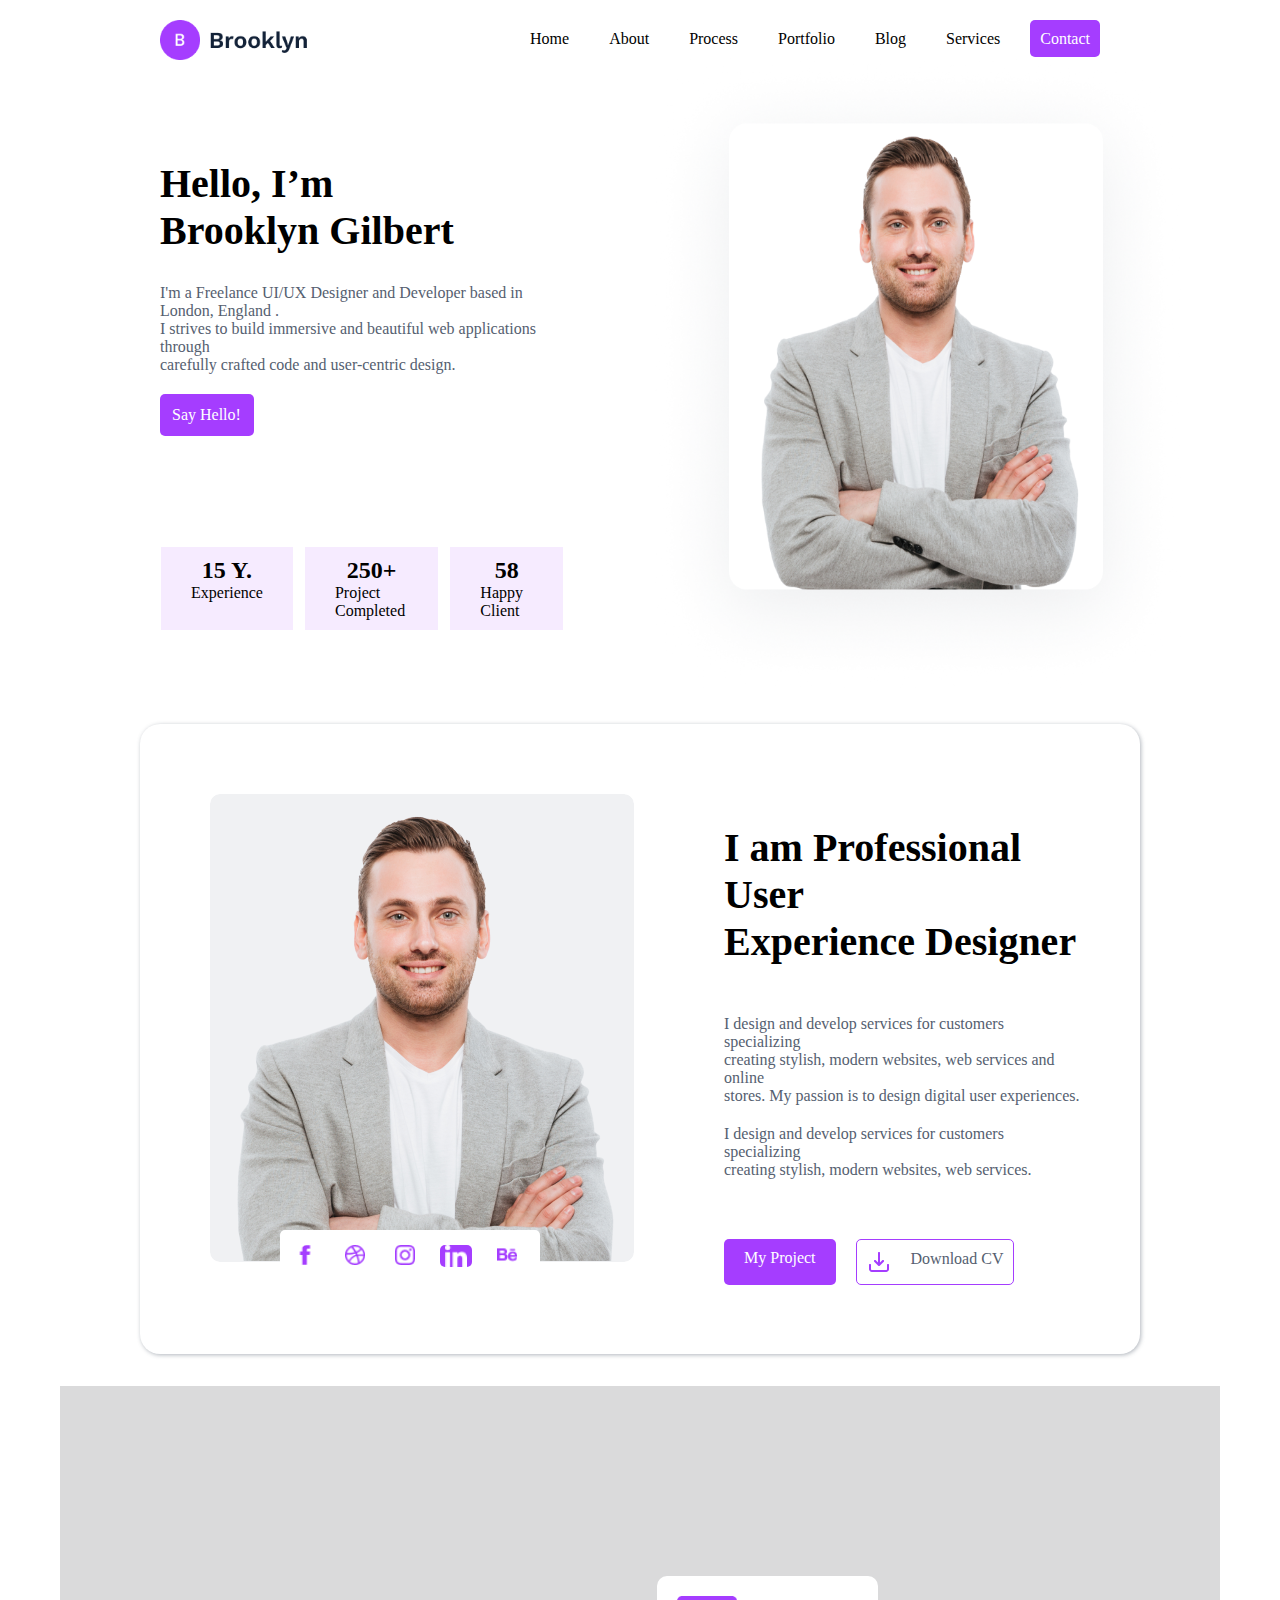
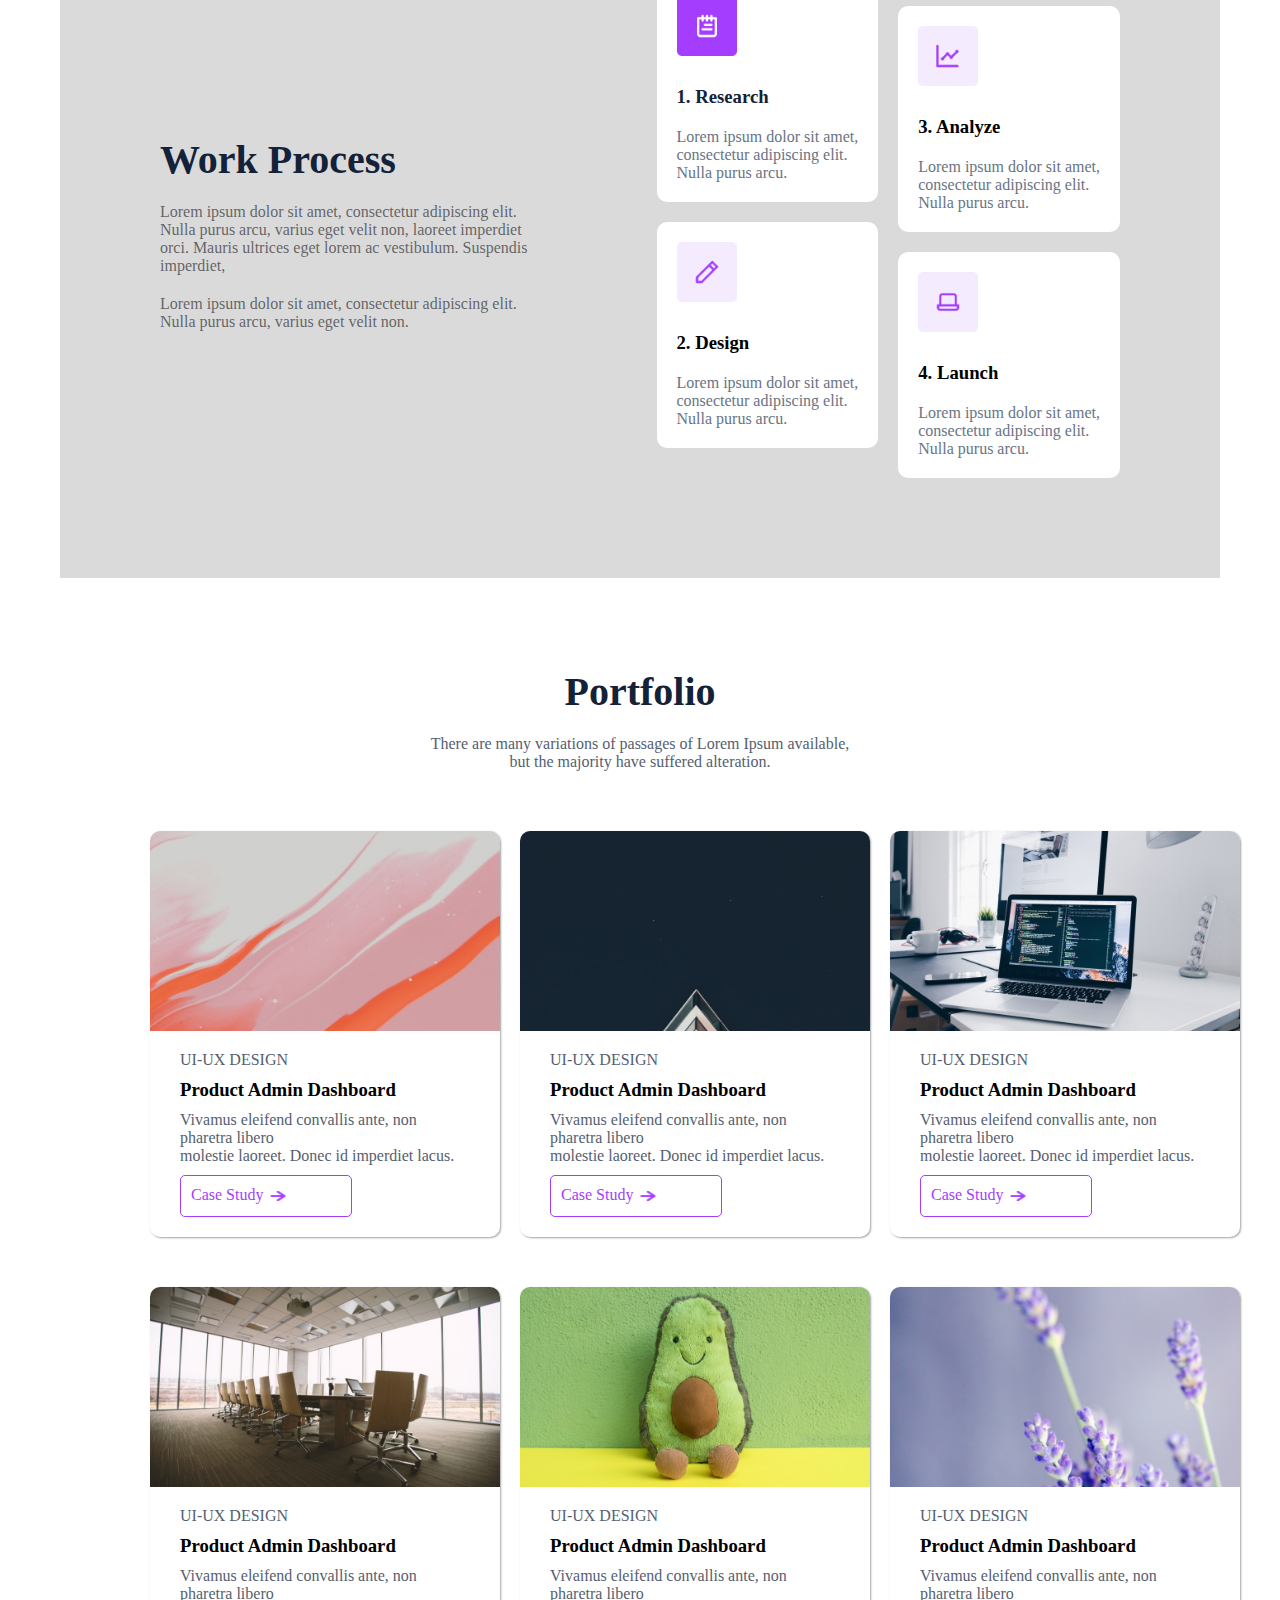
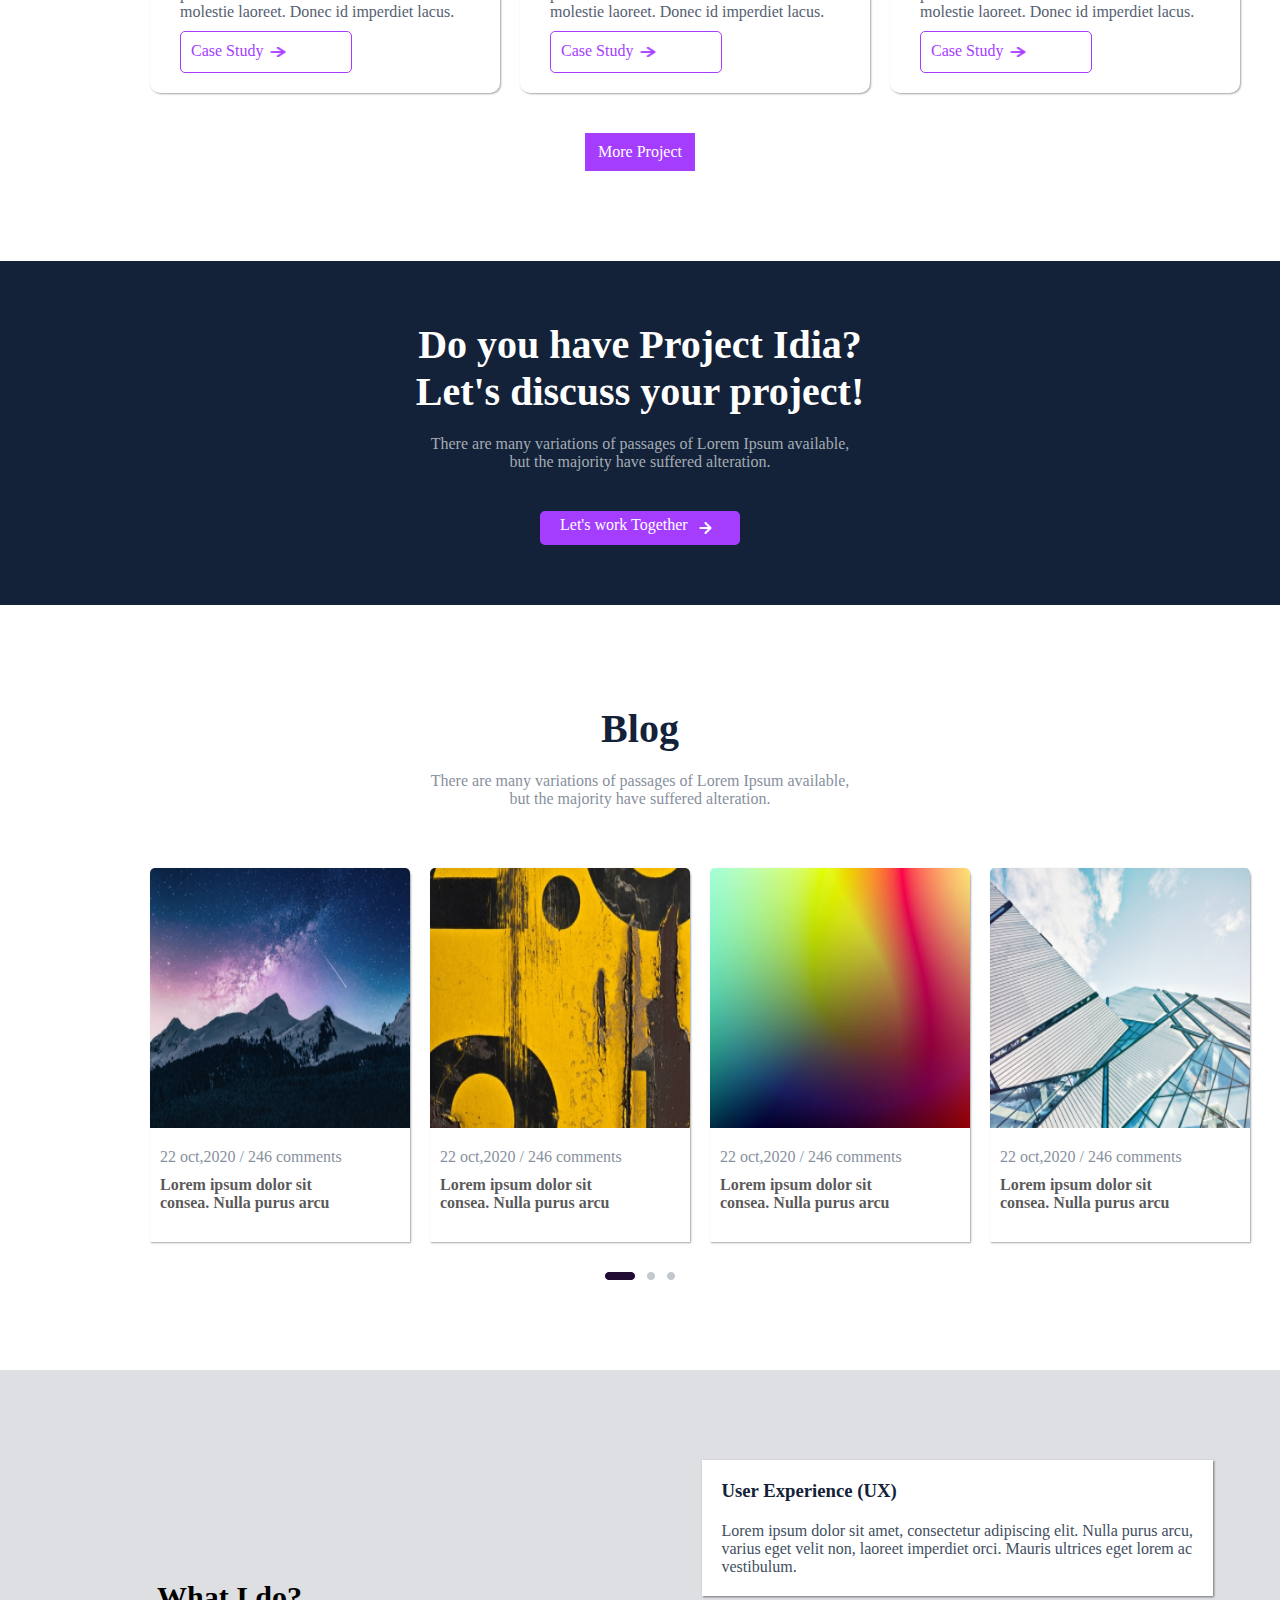
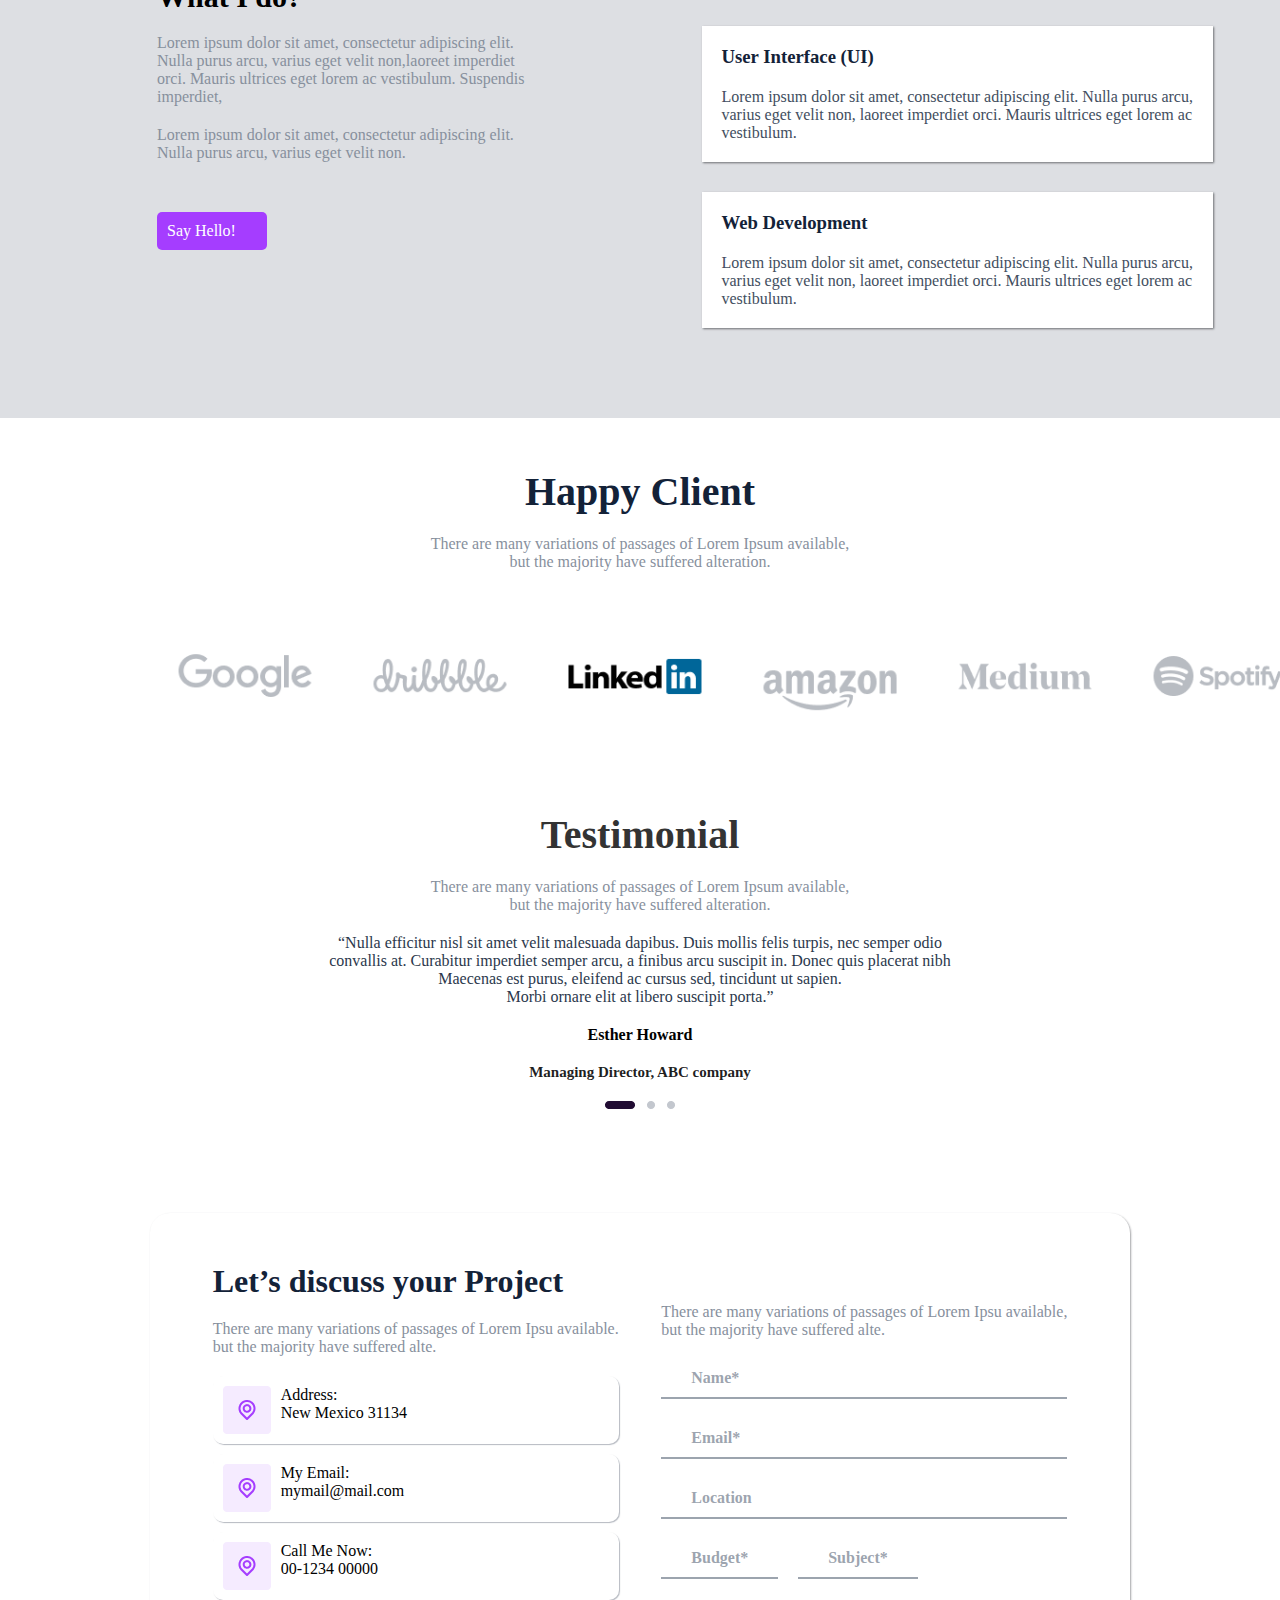
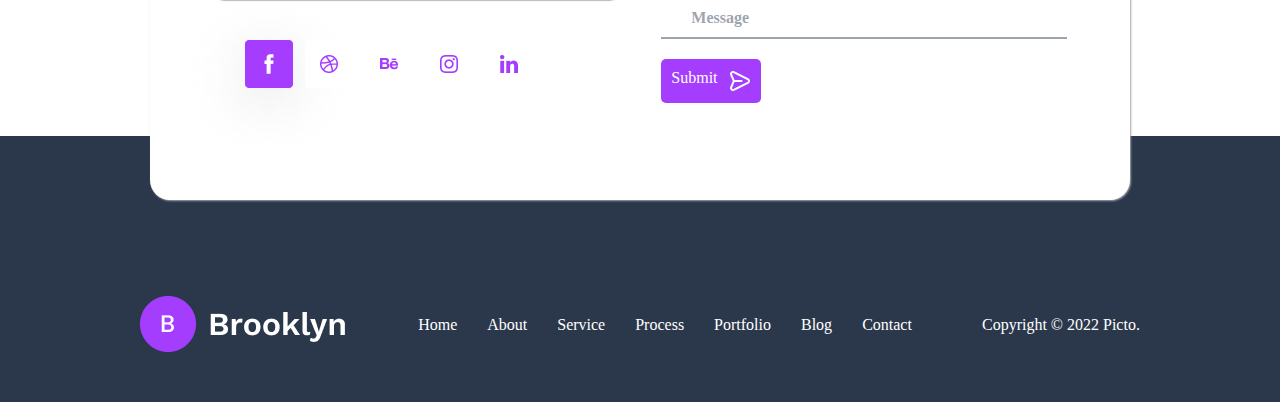
<file: Figma8/index.html>
<!DOCTYPE html>
<html lang="en">

<head>
    <meta charset="UTF-8">
    <meta name="viewport" content="width=device-width, initial-scale=1.0">
    <title>Document</title>
    <link rel="stylesheet" href="style.css">
</head>

<body>

    <!-- main container -->
    <div class="main-container">

        <!-- home part -->
        <div id="Home">

            <div class="home-head">
                <img class="head-logo" src="Logo.png" alt="">
                <ul class="head-option">
                    <li><a href="#Home">Home</a></li>
                    <li><a href="#About">About</a></li>
                    <li><a href="#Process">Process</a></li>
                    <li><a href="#Portfolio">Portfolio</a></li>
                    <li><a href="#Blog">Blog</a></li>
                    <li><a href="#Services">Services</a></li>
                    <li><a class="contact" href="#Contact">Contact</a></li>
                </ul>
            </div>

            <div class="home-content">

                <div class="home-text">
                    <h1 class="home-title">Hello, I’m <br> Brooklyn Gilbert</h1>
                    <p class="home-para">I'm a Freelance UI/UX Designer and Developer based in London, England . <br> I
                        strives to build
                        immersive and beautiful web applications through <br> carefully crafted code and user-centric
                        design.
                    </p>
                    <p class="hello-button">Say Hello!</p>

                    <div class="home-desc">
                        <div class="experience">
                            <h2 class="tips">15 Y.</h2>
                            <p>Experience</p>
                        </div>
                        <div class="experience">
                            <h2 class="tips">250+</h2>
                            <p>Project Completed</p>
                        </div>
                        <div class="experience">
                            <h2 class="tips">58</h2>
                            <p>Happy Client</p>
                        </div>
                    </div>

                </div>

                <img class="home-pic" src="unsplash_wKOKidNT14w.png" alt="">


            </div>

        </div>


        <!-- About part -->
        <div id="About">

            <div class="about-poster">
                <img class="about-pic" src="Rectangle 30.png" alt="">
                <div class="about-logo">
                    <img class="social" src="Social.png" alt="">
                    <img class="social" src="Social (1).png" alt="">
                    <img class="social" src="Social (2).png" alt="">
                    <img class="social1" src="Vector (4).png" alt="">
                    <img class="social" src="Social (3).png" alt="">
                </div>
            </div>

            <div class="about-content">
                <h1 class="about-title">I am Professional User <br> Experience Designer</h1>
                <p class="about-para">I design and develop services for customers specializing <br> creating stylish,
                    modern websites, web
                    services and online <br> stores. My passion is to design digital user experiences.</p>
                <p class="about-para">I design and develop services for customers specializing <br> creating stylish,
                    modern websites, web services.</p>

                <div class="about-button">
                    <div class="about-proj">My Project</div>
                    <div class="down-cv">
                        <img src="download.png" alt="">
                        <p class="about-para">Download CV</p>
                    </div>
                </div>
            </div>




        </div>


        <!-- process part -->
        <div id="process">

            <div class="process-content">
                <h1 class="pro-title">Work Process</h1>
                <p class="process-para">Lorem ipsum dolor sit amet, consectetur adipiscing elit. <br> Nulla purus arcu,
                    varius eget velit non,
                    laoreet imperdiet <br> orci. Mauris ultrices eget lorem ac vestibulum. Suspendis <br> imperdiet,</p>
                <p class="process-para">Lorem ipsum dolor sit amet, consectetur adipiscing elit. <br> Nulla purus arcu,
                    varius eget velit non.</p>

            </div>

            <div class="process-boxes">
                <div class="box-1">
                    <div class="box1">
                        <img class="pro-logo" src="Frame 44.png" alt="">
                        <h3 class="box-name">1. Research</h3>
                        <p class="pro-para">Lorem ipsum dolor sit amet, <br> consectetur adipiscing elit. <br> Nulla
                            purus arcu.</p>
                    </div>
                    <div class="box1">
                        <img class="pro-logo" src="Frame 44 (1).png" alt="">
                        <h3>2. Design</h3>
                        <p class="pro-para">Lorem ipsum dolor sit amet, <br> consectetur adipiscing elit. <br> Nulla
                            purus arcu.</p>
                    </div>
                </div>

                <div class="box-2">
                    <div class="box1">
                        <img class="pro-logo" src="Frame 44 (2).png" alt="">
                        <h3>3. Analyze</h3>
                        <p class="pro-para">Lorem ipsum dolor sit amet, <br> consectetur adipiscing elit. <br> Nulla
                            purus arcu.</p>
                    </div>
                    <div class="box1">
                        <img class="pro-logo" src="Frame 44 (3).png" alt="">
                        <h3>4. Launch</h3>
                        <p class="pro-para">Lorem ipsum dolor sit amet, <br> consectetur adipiscing elit. <br> Nulla
                            purus arcu.</p>
                    </div>
                </div>




            </div>

        </div>


        <!--Portfolio Part  -->
        <div id="Portfolio">

            <div class="port-head">
                <h1 class="port-title">Portfolio</h1>
                <p class="port-para">There are many variations of passages of Lorem Ipsum available, <br>
                    but the majority have suffered alteration.</p>
            </div>

            <div class="port-content">
                <div class="port-box">
                    <!-- 1-port -->
                    <div class="port1">
                        <img class="port-img" src="unsplash_9anj7QWy-2g.png" alt="">
                        <div class="port-desc">
                            <p class="port-para">UI-UX DESIGN</p>
                            <h3>Product Admin Dashboard</h3>
                            <p class="port-para">Vivamus eleifend convallis ante, non pharetra libero <br> molestie
                                laoreet. Donec id imperdiet lacus.</p>
                            <div class="study">
                                <p class="case-study"> Case Study</p>
                                <img class="right-arrow" src="right arrow.png" alt="">
                            </div>
                        </div>
                    </div>

                    <!-- 2-port -->
                    <div class="port1">
                        <img class="port-img" src="unsplash_C5DLhUkEWfM.png" alt="">
                        <div class="port-desc">
                            <p class="port-para">UI-UX DESIGN</p>
                            <h3>Product Admin Dashboard</h3>
                            <p class="port-para">Vivamus eleifend convallis ante, non pharetra libero <br> molestie
                                laoreet. Donec id imperdiet lacus.</p>
                            <div class="study">
                                <p class="case-study"> Case Study</p>
                                <img class="right-arrow" src="right arrow.png" alt="">
                            </div>
                        </div>

                    </div>

                    <!-- 3-port -->
                    <div class="port1">
                        <img class="port-img" src="unsplash_m_HRfLhgABo.png" alt="">
                        <div class="port-desc">
                            <p class="port-para">UI-UX DESIGN</p>
                            <h3>Product Admin Dashboard</h3>
                            <p class="port-para">Vivamus eleifend convallis ante, non pharetra libero <br> molestie
                                laoreet. Donec id imperdiet lacus.</p>
                            <div class="study">
                                <p class="case-study"> Case Study</p>
                                <img class="right-arrow" src="right arrow.png" alt="">
                            </div>
                        </div>
                    </div>

                </div>


                <div class="port-box">
                    <!-- 1-port -->
                    <div class="port1">
                        <img class="port-img" src="unsplash_GWe0dlVD9e0.png" alt="">
                        <div class="port-desc">
                            <p class="port-para">UI-UX DESIGN</p>
                            <h3>Product Admin Dashboard</h3>
                            <p class="port-para">Vivamus eleifend convallis ante, non pharetra libero <br> molestie
                                laoreet. Donec id imperdiet lacus.</p>
                            <div class="study">
                                <p class="case-study"> Case Study</p>
                                <img class="right-arrow" src="right arrow.png" alt="">
                            </div>
                        </div>
                    </div>

                    <!-- 2-port -->
                    <div class="port1">
                        <img class="port-img" src="unsplash_8V4y-XXT3MQ.png" alt="">
                        <div class="port-desc">
                            <p class="port-para">UI-UX DESIGN</p>
                            <h3>Product Admin Dashboard</h3>
                            <p class="port-para">Vivamus eleifend convallis ante, non pharetra libero <br> molestie
                                laoreet. Donec id imperdiet lacus.</p>
                            <div class="study">
                                <p class="case-study"> Case Study</p>
                                <img class="right-arrow" src="right arrow.png" alt="">
                            </div>
                        </div>

                    </div>

                    <!-- 3-port -->
                    <div class="port1">
                        <img class="port-img" src="unsplash_SavQfLRm4Do.png" alt="">
                        <div class="port-desc">
                            <p class="port-para">UI-UX DESIGN</p>
                            <h3>Product Admin Dashboard</h3>
                            <p class="port-para">Vivamus eleifend convallis ante, non pharetra libero <br> molestie
                                laoreet. Donec id imperdiet lacus.</p>
                            <div class="study">
                                <p class="case-study"> Case Study</p>
                                <img class="right-arrow" src="right arrow.png" alt="">
                            </div>
                        </div>
                    </div>
                </div>

            </div>

            <div class="more-project">More Project</div>

        </div>


        <!-- ideas part -->
        <div class="idea-part">

            <h1 class="idea-title">Do you have Project Idia? <br> Let's discuss your project!</h1>
            <p class="idea-para">There are many variations of passages of Lorem Ipsum available, <br> but the majority
                have suffered alteration.</p>
            <div class="idea-button">
                <p>Let's work Together</p>
                <img src="project8 (3)/Arrows/right arrow.png" alt="">
            </div>

        </div>

        <!-- Blog part -->
        <div id="Blog">

            <div class="blog-head">
                <h1 class="blog-title">Blog</h1>
                <p class="blog-para">There are many variations of passages of Lorem Ipsum available, <br> but the
                    majority have suffered alteration.</p>
            </div>


            <div class="blog-content">
                <!-- 1st -->
                <div class="blog-box">
                    <img class="blog-pic" src="unsplash_phIFdC6lA4E.png" alt="">
                    <div class="box-text">
                        <p class="blog-para">22 oct,2020 / 246 comments </p>
                        <h4 class="blog-name1">Lorem ipsum dolor sit <br> consea. Nulla purus arcu</h4>
                    </div>
                </div>
                <!-- 2nd -->
                <div class="blog-box">
                    <img class="blog-pic" src="unsplash_z0MDyylvY1k.png" alt="">
                    <div class="box-text">
                        <p class="blog-para">22 oct,2020 / 246 comments </p>
                        <h4 class="blog-name1">Lorem ipsum dolor sit <br> consea. Nulla purus arcu</h4>
                    </div>
                </div>
                <!-- 3rd -->
                <div class="blog-box">
                    <img class="blog-pic" src="unsplash_coj7UZ7iN60.png" alt="">
                    <div class="box-text">
                        <p class="blog-para">22 oct,2020 / 246 comments </p>
                        <h4 class="blog-name1">Lorem ipsum dolor sit <br> consea. Nulla purus arcu</h4>
                    </div>
                </div>
                <!-- 4rth -->
                <div class="blog-box">
                    <img class="blog-pic" src="unsplash_-udZnjsCzsE.png" alt="">
                    <div class="box-text">
                        <p class="blog-para">22 oct,2020 / 246 comments </p>
                        <h4 class="blog-name1">Lorem ipsum dolor sit <br> consea. Nulla purus arcu</h4>
                    </div>
                </div>

            </div>

            <img class="blog-load" src="Pagination.png" alt="">

        </div>

        <!-- services part -->
        <div id="Services">

            <div class="serve-head">
                <h1 class="serve-title">What I do?</h1>
                <p class="serve-para">Lorem ipsum dolor sit amet, consectetur adipiscing elit. <br> Nulla purus arcu,
                    varius eget velit
                    non,laoreet imperdiet <br> orci. Mauris ultrices eget lorem ac vestibulum. Suspendis <br> imperdiet,
                </p>
                <p class="serve-para">Lorem ipsum dolor sit amet, consectetur adipiscing elit. <br> Nulla purus arcu,
                    varius eget velit
                    non.</p>
                <p class="seve-hello">Say Hello!</p>

            </div>

            <div class="serve-content">

                <div class="serve-1">
                    <h3 class="serve-sub">User Experience (UX)</h3>
                    <p class="serve-text">Lorem ipsum dolor sit amet, consectetur adipiscing elit. Nulla purus arcu,
                        <br> varius eget velit non,
                        laoreet imperdiet orci. Mauris ultrices eget lorem ac <br> vestibulum.</p>
                </div>

                <div class="serve-1">
                    <h3 class="serve-sub">User Interface (UI)</h3>
                    <p class="serve-text">Lorem ipsum dolor sit amet, consectetur adipiscing elit. Nulla purus arcu,
                        <br> varius eget velit non,
                        laoreet imperdiet orci. Mauris ultrices eget lorem ac <br> vestibulum.</p>
                </div>

                <div class="serve-1">
                    <h3 class="serve-sub">Web Development</h3>
                    <p class="serve-text">Lorem ipsum dolor sit amet, consectetur adipiscing elit. Nulla purus arcu,
                        <br> varius eget velit non,
                        laoreet imperdiet orci. Mauris ultrices eget lorem ac <br> vestibulum.</p>
                </div>

            </div>

        </div>

        <!-- client part -->
        <div class="client">

            <div class="blog-head">
                <h1 class="blog-title">Happy Client</h1>
                <p class="blog-para">There are many variations of passages of Lorem Ipsum available, <br> but the
                    majority have suffered alteration.</p>
            </div>

            <div class="client-content">
                <img class="client-logo" src="google.png" alt="">
                <img class="client-logo" src="dribbble.png" alt="">
                <img class="client-logo" src="linkedin.png" alt="">
                <img class="client-logo" src="amazon.png" alt="">
                <img class="client-logo" src="medium.png" alt="">
                <img class="client-logo" src="spotify.png" alt="">
            </div>

        </div>

        <!-- test part -->
        <div class="test">
            <h1 class="test-head">Testimonial</h1>
            <p class="test-para">There are many variations of passages of Lorem Ipsum available,<br>
                but the majority have suffered alteration.</p>
            <p class="test-desc">“Nulla efficitur nisl sit amet velit malesuada dapibus. Duis mollis felis turpis, nec semper odio <br>
                convallis at. Curabitur imperdiet semper arcu, a finibus arcu suscipit in. Donec quis placerat nibh <br>
                Maecenas est purus, eleifend ac cursus sed, tincidunt ut sapien. <br>
                Morbi ornare elit at libero suscipit porta.”</p>
            <h4 class="test-name">Esther Howard</h5>
            <h4 class="test-com">Managing Director, ABC company</h4>
            <img class="test-load" src="Pagination.png" alt="">
        </div>

        <!-- contact part -->
        <div id="Contact">

            <div class="contact-text">
                <h1 class="contact-title">Let’s discuss your Project</h1>
                <p class="contact-para">There are many variations of passages of Lorem Ipsu available. <br> but the majority have suffered alte.</p>
                <div class="info">
                    <div class="info1">
                        <img class="info-pic" src="Frame 50.png" alt="">
                        <div class="add">
                            <p class="add-name">Address:</p>
                            <p class="add-desc">New Mexico 31134</p>
                        </div>
                    </div>
                    <div class="info1">
                        <img class="info-pic" src="Frame 50.png" alt="">
                        <div class="add">
                            <p class="add-name">My Email:</p>
                            <p class="add-desc">mymail@mail.com</p>
                        </div>
                    </div>
                    <div class="info1">
                        <img class="info-pic" src="Frame 50.png" alt="">
                        <div class="add">
                            <p class="add-name">Call Me Now:</p>
                            <p class="add-desc">00-1234 00000</p>
                        </div>
                    </div>    

                </div>

                <div class="contact-logo">
                    <img src="Social Media.png" alt="">
                </div>
            </div>

            <div class="contact-desc">
                <p class="contact-para">There are many variations of passages of Lorem Ipsu available, <br>
                    but the majority have suffered alte.</p>
                <h4 class="contact-infos">Name*</h4>
                <h4 class="contact-infos">Email*</h4>    
                <h4 class="contact-infos">Location</h4>
                <div class="sub">
                    <h4 class="contact-infos">Budget*</h4>
                    <h4 class="contact-infos">Subject*</h4>
                </div>
                <h4 class="contact-infos">Message</h4>

                <div class="submit">
                    <p>Submit</p>
                    <img src="Paper Plane.png" alt="">
                </div>
            </div>

        </div> 

        <div class="footer">
            <img src="Logo (1).png" alt="">
            <div class="foot-options">
                <p class="foot">Home</p>
                <p class="foot">About</p>
                <p class="foot">Service</p>
                <p class="foot">Process</p>
                <p class="foot">Portfolio</p>
                <p class="foot">Blog</p>
                <p class="foot">Contact</p>
            </div>

            <p class="copy">Copyright © 2022 Picto.</p>
        </div>


        <!-- main end -->
    </div>









</body>

</html>
</file>
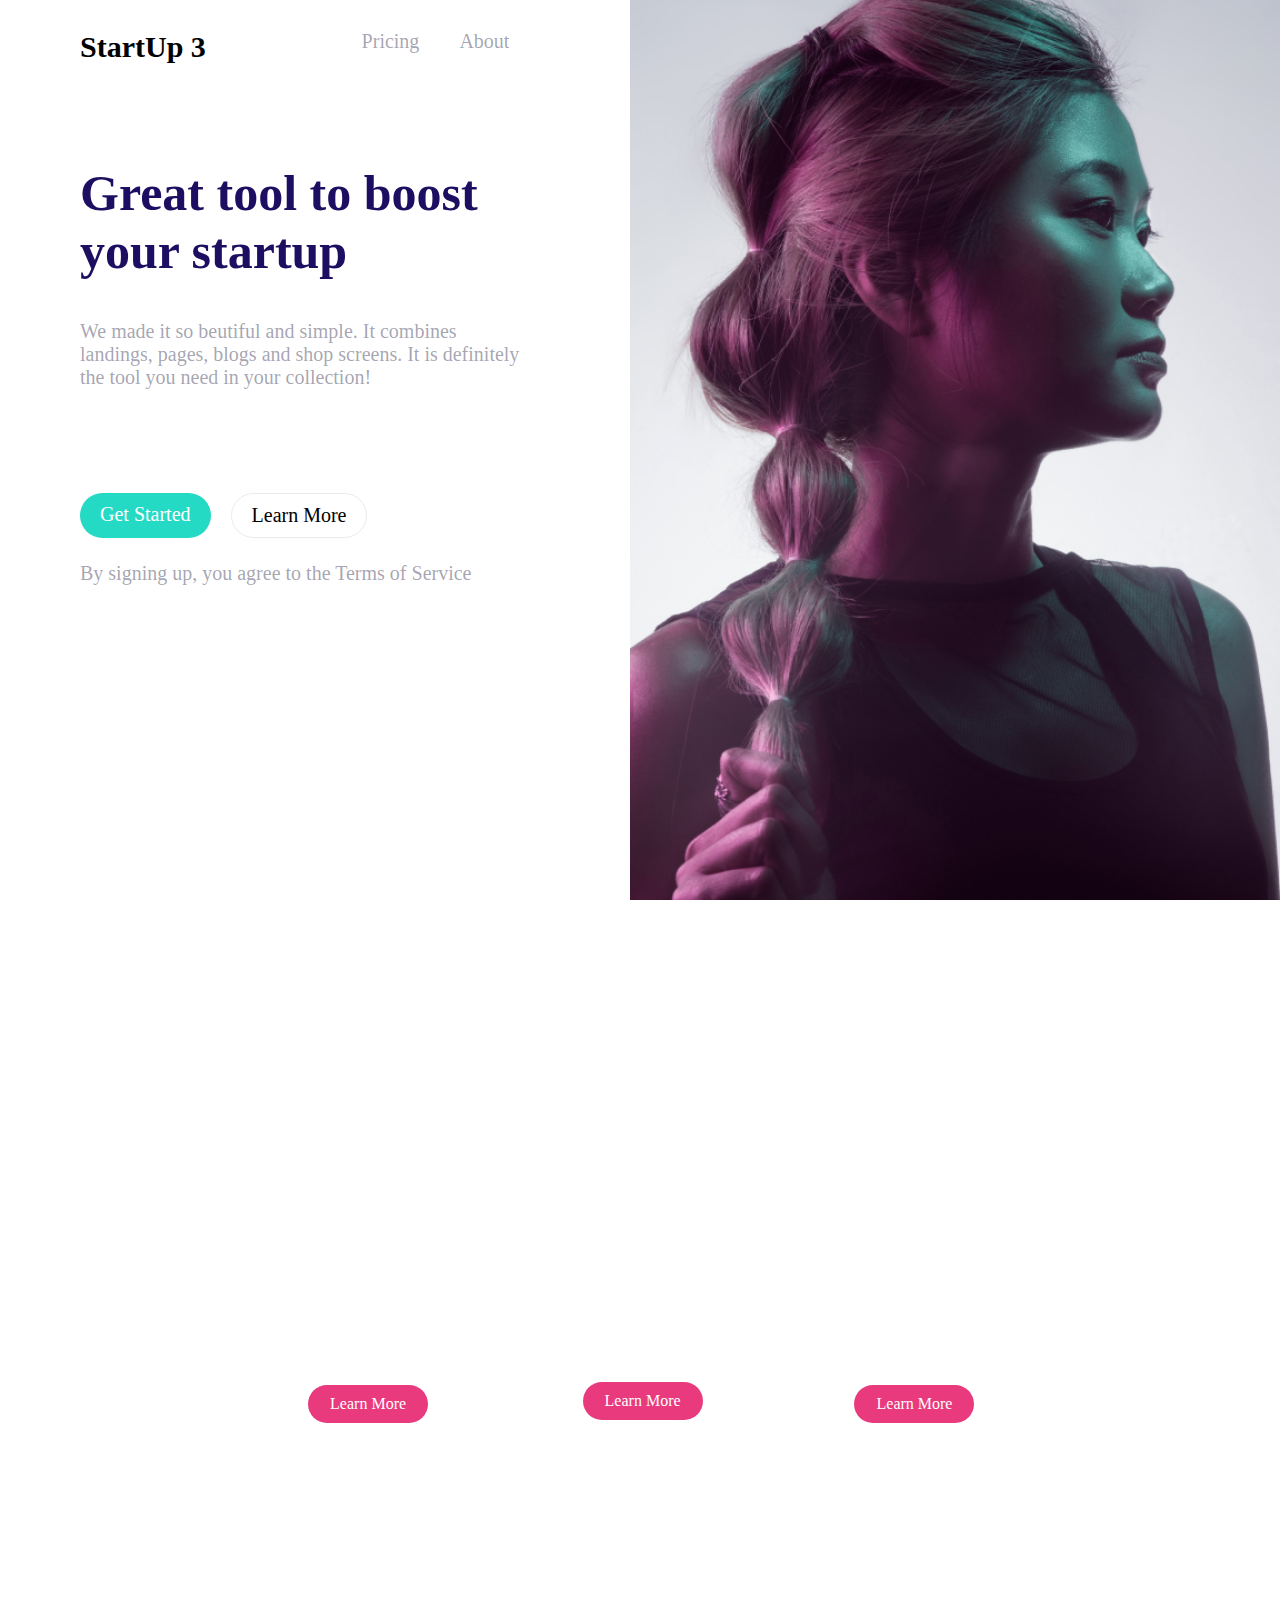
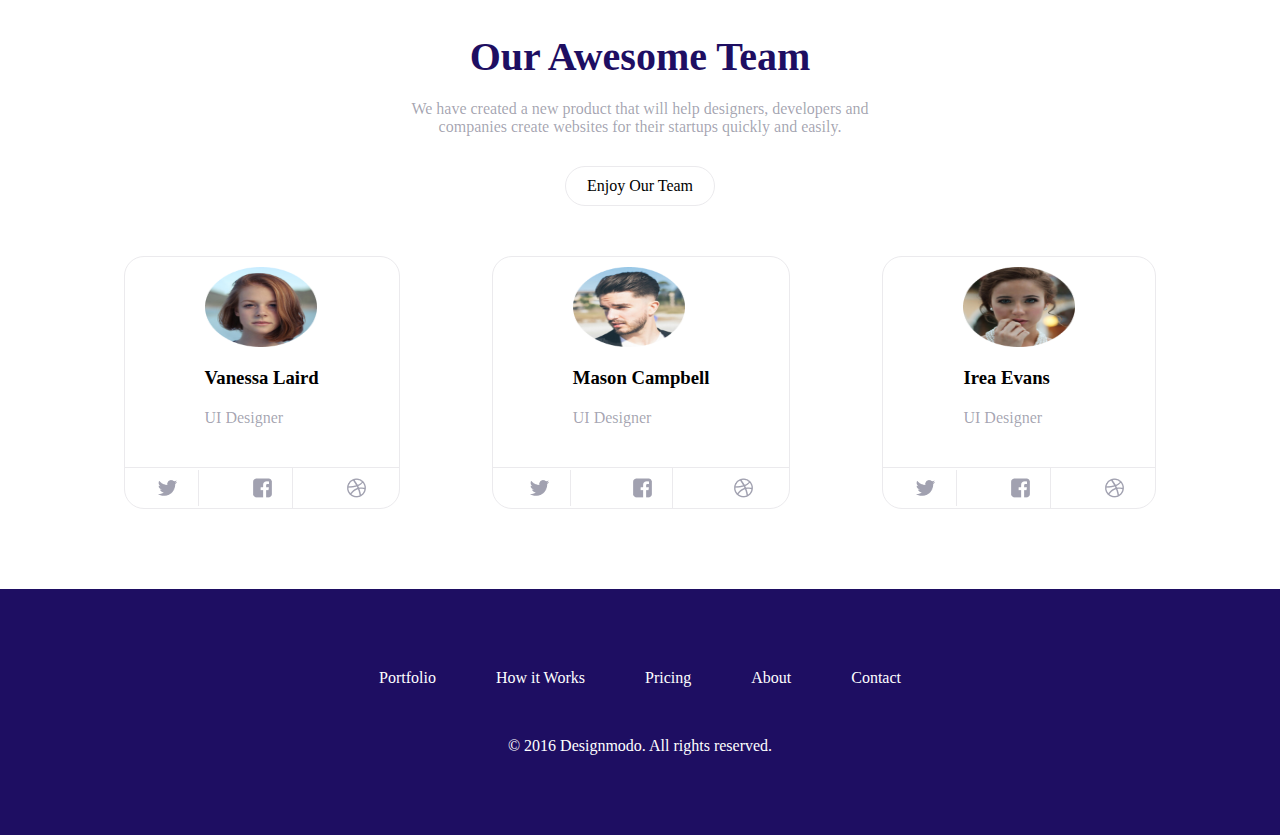
<file: Figma9/index.html>
<!DOCTYPE html>
<html lang="en">

<head>
    <meta charset="UTF-8">
    <meta name="viewport" content="width=device-width, initial-scale=1.0">
    <title>Document</title>
    <link rel="stylesheet" href="style.css">
</head>

<body>

    <!-- main container -->
    <div class="main-container">

        <div class="home">

            <div class="home-text">

                <div class="text-head">
                    <h2 class="">StartUp 3</h2>

                    <ul>
                        <li><a href="#Pricing">Pricing</a></li>
                        <li><a href="#About">About</a></li>
                    </ul>

                </div>

                <div class="text-content">
                    <h1 class="content-head">Great tool to boost <br> your startup </h1>
                    <p class="content-para">We made it so beutiful and simple. It combines <br> landings, pages, blogs
                        and shop screens. It is definitely <br> the tool you need in your collection! </p>
                    <div class="content-button">
                        <p class="start">Get Started</p>
                        <p class="more">Learn More</p>
                    </div>
                    <p class="content-para">By signing up, you agree to the Terms of Service</p>
                </div>
            </div>

            <img class="home-pic" src="Photo.png" alt="">

        </div>


        <!-- features part -->
        <div id="Pricing">

            <div class="fe-head">
                <h1>Features</h1>
                <p class="box-para">We have created a new product that will help designers, developers <br> and
                    companies
                    create websites for their startups quickly and easily.</p>
            </div>

            <div class="fe-content">

                <div class="box1">
                    <img class="logo" src="fa-flash.png"">
                    <h3>Easy to Use</h3>
                    <p class=" box-para">To get started, you select the desired sample and base the entire website on
                    it. It’s that simple!</p>
                    <p class="fe-button">Learn More</p>
                </div>

                <div class="box2">
                    <img class="logo" src="fa-random.png" alt="">
                    <h3>Variety of Designs</h3>
                    <p class="box-para">You can decide whether to create your site using UI Kit blocks or samples. The
                        blocks can merge
                        together in various combinations.</p>
                    <p class="fe-button">Learn More</p>
                </div>

                <div class="box3">
                    <img class="logo" src="fa-play-circle.png" alt="">
                    <h3>Feel Our Design</h3>
                    <p class="box-para">Samples will show you the feeling on how to play around using the components in
                        the website
                        building process.</p>
                    <p class="fe-button">Learn More</p>
                </div>




            </div>

        </div>

        <!-- Team part -->
        <div id="About">

            <div class="team-head">
                <h1 class="t-title">Our Awesome Team</h1>
                <p class="t-para">We have created a new product that will help designers, developers and <br> companies
                    create websites for their startups quickly and easily.</p>
                <p class="t-button">Enjoy Our Team</p>
            </div>

            <div class="t-content">

                <div class="t1">
                    <div class="t-text">
                        <img class="t-pic" src="Mask.png" alt="">
                        <h3>Vanessa Laird</h3>
                        <p class="t-para">UI Designer</p>

                    </div>

                    <div class="t-emoj">
                        <img class="t-logo" src="fa-twitter.png" alt="">
                        <img class="t-logo" src="fa-facebook-square.png" alt="">
                        <img class="t-logo1" src="fa-dribbble.png" alt="">
                    </div>
                </div>

                <div class="t1">
                    <div class="t-text">
                        <img class="t-pic" src="Mask (1).png" alt="">
                        <h3 class="t-h3">Mason Campbell</h3>
                        <p class="t-para">UI Designer</p>

                    </div>

                    <div class="t-emoj">
                        <img class="t-logo" src="fa-twitter.png" alt="">
                        <img class="t-logo" src="fa-facebook-square.png" alt="">
                        <img class="t-logo1" src="fa-dribbble.png" alt="">
                    </div>
                </div>

                <div class="t1">
                    <div class="t-text">
                        <img class="t-pic" src="Mask (2).png" alt="">
                        <h3>Irea Evans</h3>
                        <p class="t-para">UI Designer</p>

                    </div>

                    <div class="t-emoj">
                        <img class="t-logo" src="fa-twitter.png" alt="">
                        <img class="t-logo" src="fa-facebook-square.png" alt="">
                        <img class="t-logo1" src="fa-dribbble.png" alt="">
                    </div>
                </div>

            </div>

        </div>


        <!-- footer part -->
        <div class="footer">
            <div class="options">
                <p class="opt">Portfolio</p>
                <p class="opt">How it Works</p>
                <p class="opt">Pricing</p>
                <p class="opt">About</p>
                <p class="opt">Contact</p>
            </div>

            <p class="footer-end">© 2016 Designmodo. All rights reserved.</p>
        </div>



        <!-- main-end -->
    </div>

</body>

</html>
</file>
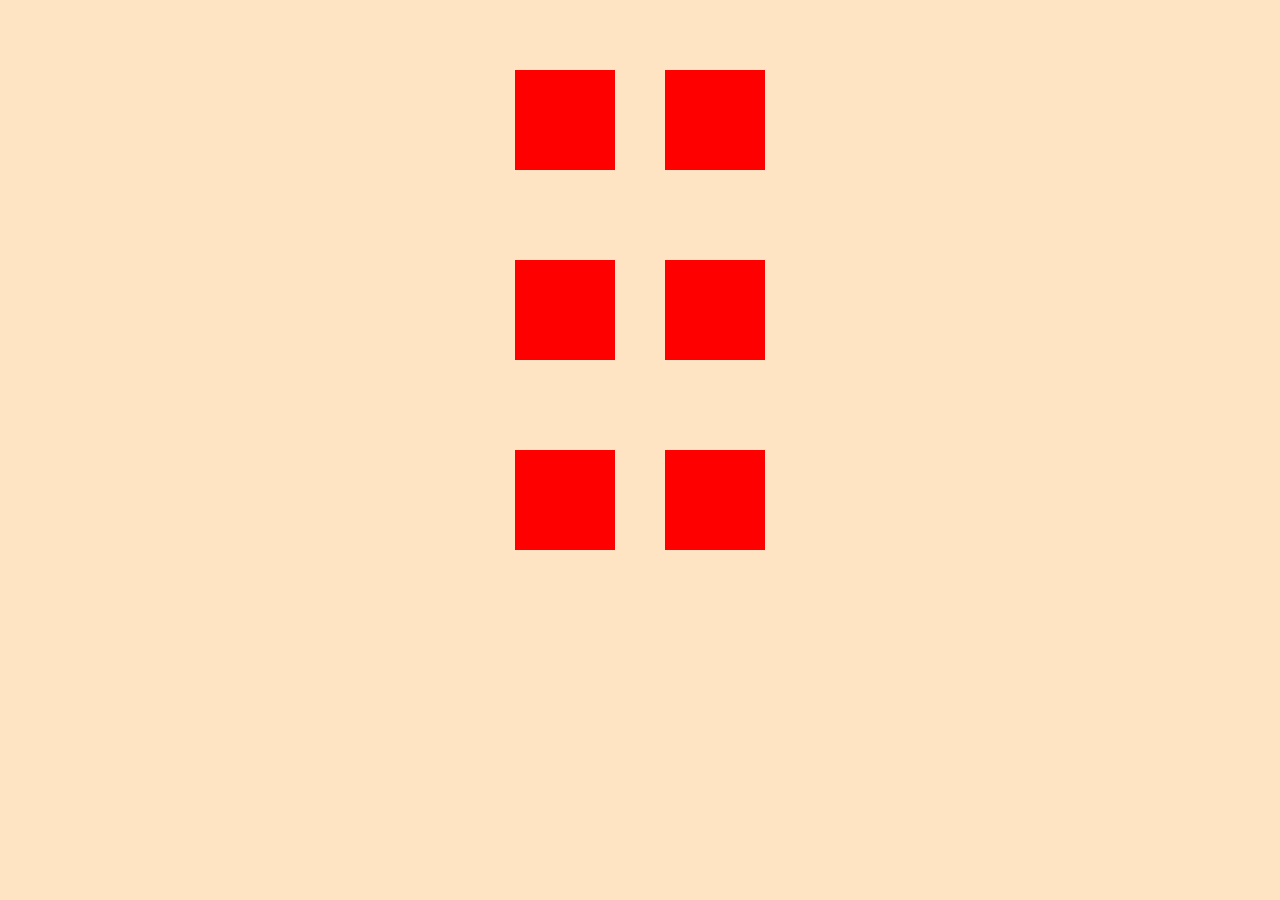
<file: Figma2/Practical1/index.html>
<!DOCTYPE html>
<html lang="en">
<head>
    <meta charset="UTF-8">
    <meta name="viewport" content="width=device-width, initial-scale=1.0">
    <title>Document</title>
    <link rel="stylesheet" href="style.css">
</head>
<body>
    <div class="main">
        <div class="boxes">
            <div class="box"></div>
            <div class="box"></div>
        </div>
        <div class="boxes">
            <div class="box"></div>
            <div class="box"></div>
        </div>
        <div class="boxes">
            <div class="box"></div>
            <div class="box"></div>
        </div>
    </div>
</body>
</html>
</file>
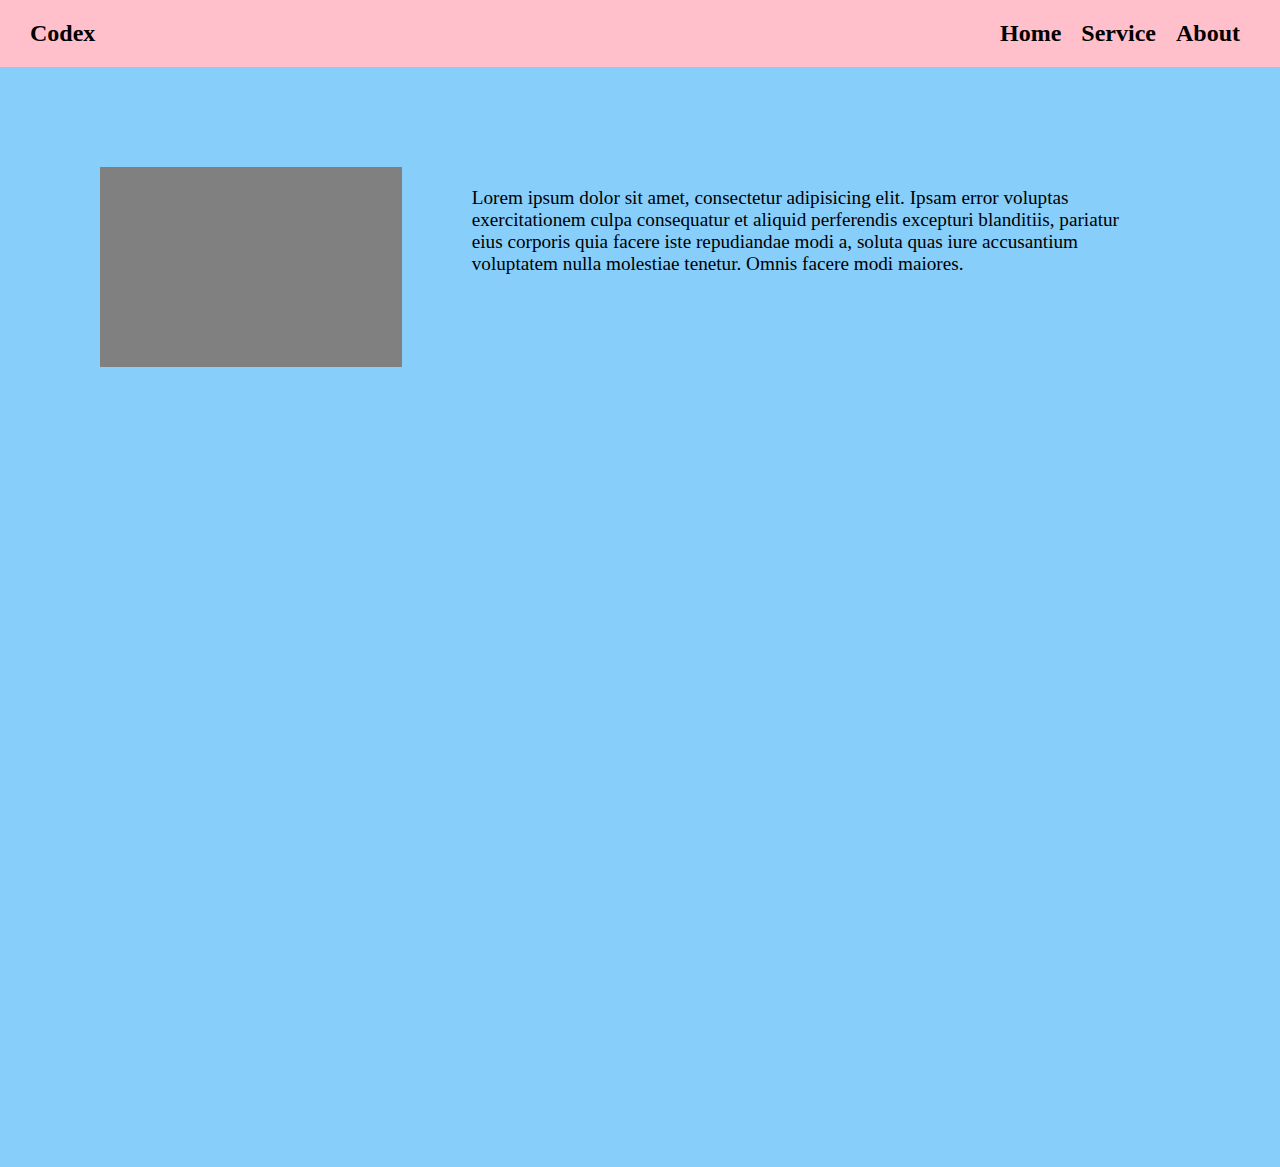
<file: Figma2/Practical2/index.html>
<!DOCTYPE html>
<html lang="en">

<head>
    <meta charset="UTF-8">
    <meta name="viewport" content="width=device-width, initial-scale=1.0">
    <title>Document</title>
    <link rel="stylesheet" href="style.css">
</head>

<body>
    <div class="main">

        <div class="nav-container">
            <div class="left-side">
                <h2>Codex<h2>
            </div>
            <div class="rigth-side">
                <h2>Home</h2>
                <h2>Service</h2>
                <h2>About</h2>
            </div>
        </div>

        <div class="description">
            <div class="box"></div>
            <p>Lorem ipsum dolor sit amet, consectetur adipisicing elit. Ipsam error voluptas exercitationem culpa
                consequatur et aliquid perferendis excepturi blanditiis, pariatur eius corporis quia facere iste
                repudiandae modi a, soluta quas iure accusantium voluptatem nulla molestiae tenetur. Omnis facere modi
                maiores.</p>
        </div>
    </div>

</body>

</html>
</file>
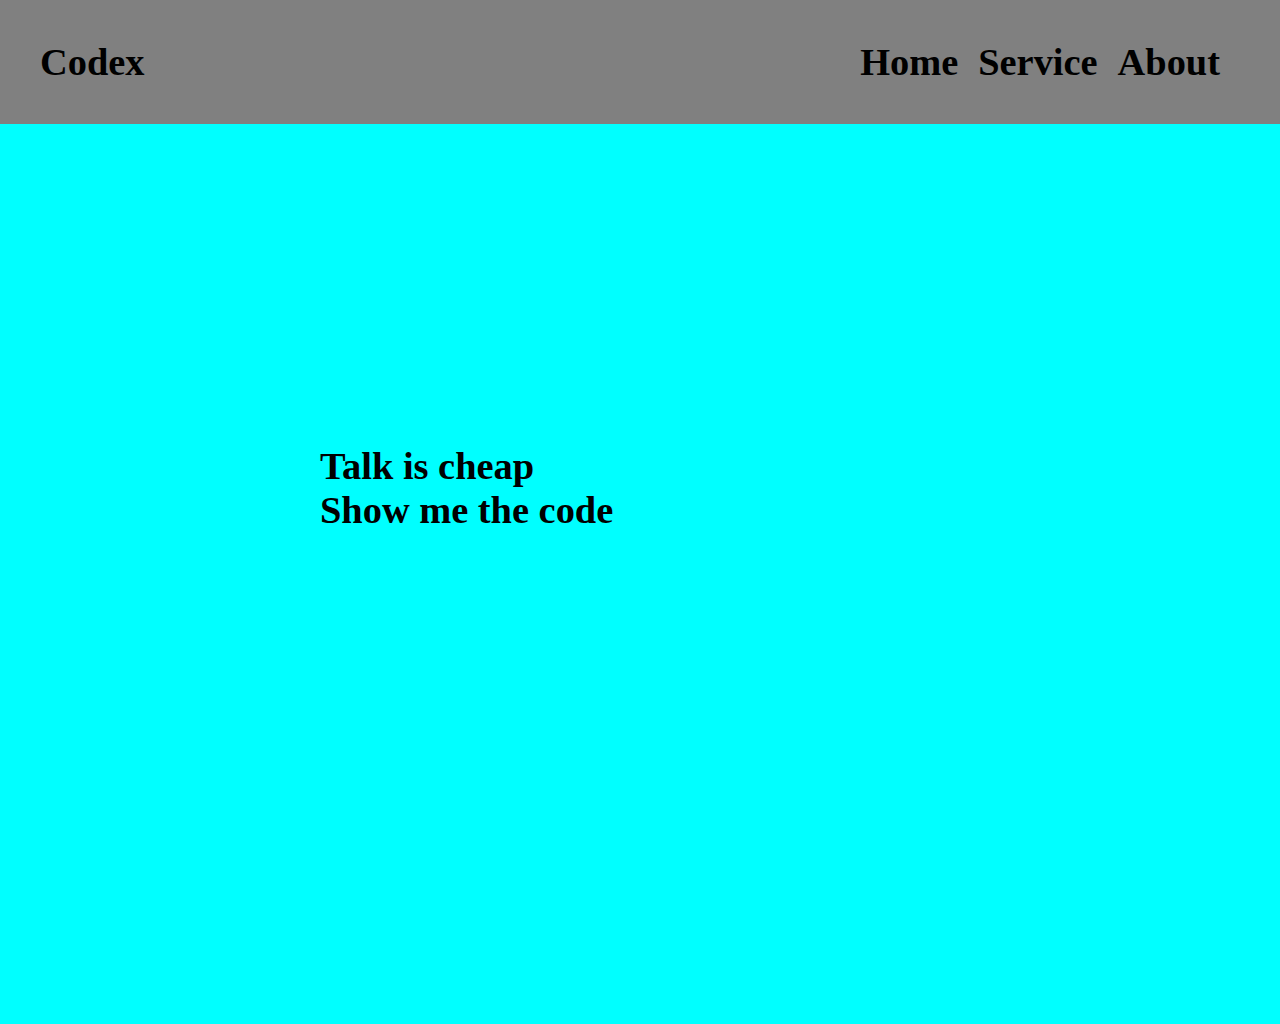
<file: Figma2/Practical3/index.html>
<!DOCTYPE html>
<html lang="en">
<head>
    <meta charset="UTF-8">
    <meta name="viewport" content="width=device-width, initial-scale=1.0">
    <title>Document</title>
    <link rel="stylesheet" href="style.css">
</head>
<body>
    <div class="main">

        <div class="now-container">
            <div class="left-head">
                <h1>Codex</h1>
            </div>
            <div class="rigth-head">
                <h1>Home</h1>
                <h1>Service</h1>
                <h1>About</h1>
            </div>
        </div>

        <div class="image">
            <div class="quote">
                <h1>Talk is cheap</h1>
                <h1>Show me the code</h1>
            </div>
        </div>
    </div>
</body>
</html>
</file>
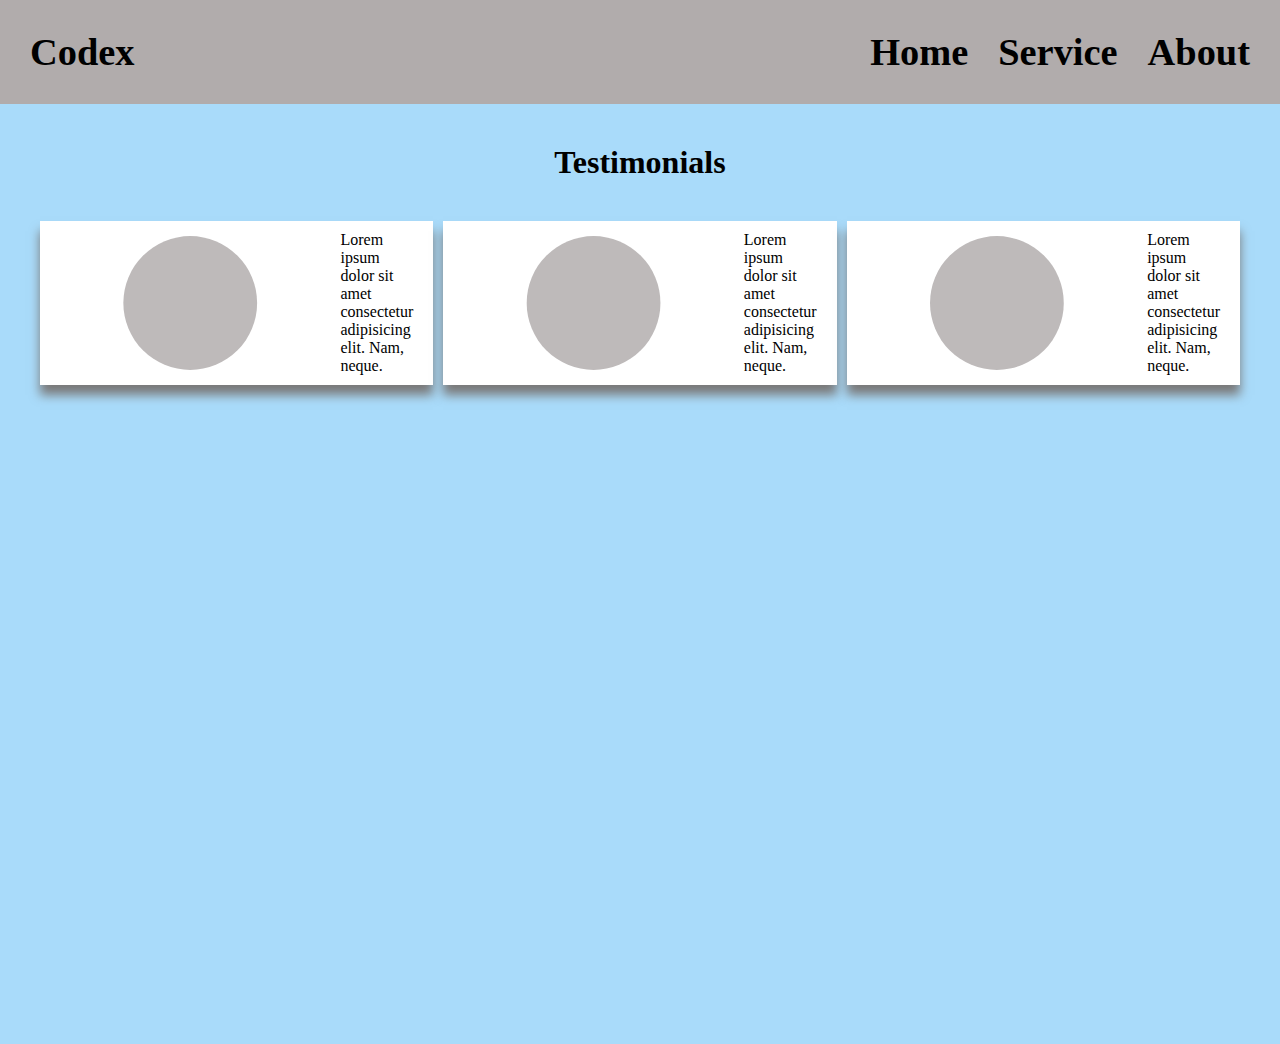
<file: Figma2/Practical4/index.html>
<!DOCTYPE html>
<html lang="en">

<head>
    <meta charset="UTF-8">
    <meta name="viewport" content="width=device-width, initial-scale=1.0">
    <title>Document</title>
    <link rel="stylesheet" href="style.css">
</head>

<body>
    <div class="main">

        <!-- first Part -->
        <div class="now-container">
            <div class="left-head">
                <h1>Codex</h1>
            </div>
            <div class="right-head">
                <h1>Home</h1>
                <h1>Service</h1>
                <h1>About</h1>
            </div>
        </div>

        <!-- Second part -->
        <div class="desc">
            <h2>Testimonials</h2>
            <div class="content">
                <div class="box">
                    <div class="mini-box"></div>
                    <p>Lorem ipsum dolor sit amet consectetur adipisicing elit. Nam, neque.</p>
                </div>
                <div class="box">
                    <div class="mini-box"></div>
                    <p>Lorem ipsum dolor sit amet consectetur adipisicing elit. Nam, neque.</p>
                </div>
                <div class="box">
                    <div class="mini-box"></div>
                    <p>Lorem ipsum dolor sit amet consectetur adipisicing elit. Nam, neque.</p>
                </div>
            </div>
        </div>


    </div>
</body>

</html>
</file>
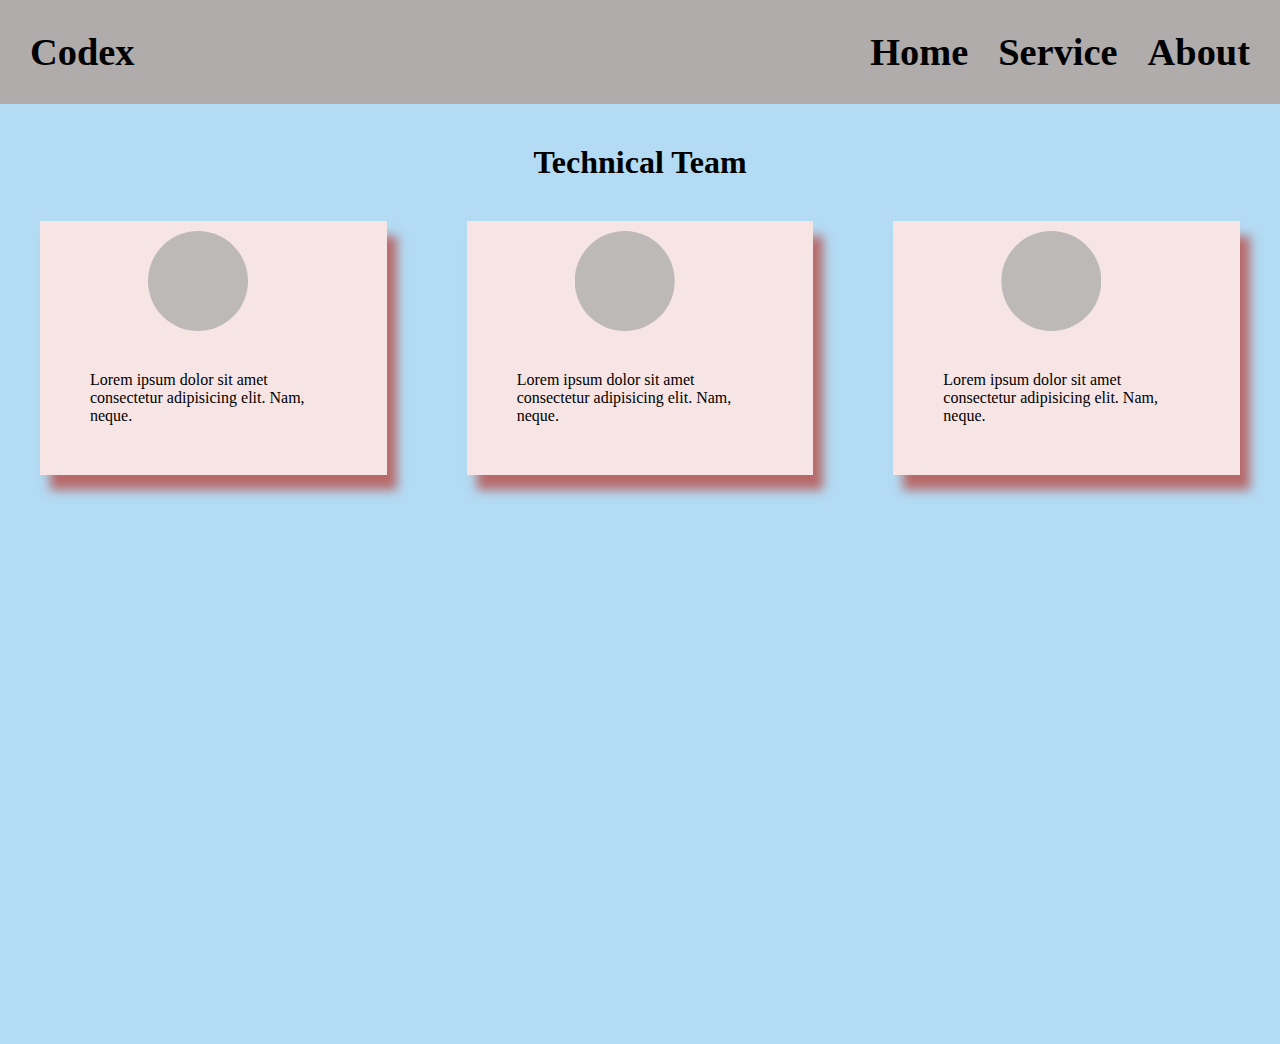
<file: Figma2/Practical5/index.html>
<!DOCTYPE html>
<html lang="en">

<head>
    <meta charset="UTF-8">
    <meta name="viewport" content="width=device-width, initial-scale=1.0">
    <title>Document</title>
    <link rel="stylesheet" href="style.css">
</head>

<body>
    <div class="main">

        <!-- first Part -->
        <div class="now-container">
            <div class="left-head">
                <h1>Codex</h1>
            </div>
            <div class="right-head">
                <h1>Home</h1>
                <h1>Service</h1>
                <h1>About</h1>
            </div>
        </div>

        <!-- Second part -->
        <div class="desc">
            <h2>Technical Team </h2>
            <div class="content">
                <div class="box">
                    <div class="mini-box"></div>
                    <p>Lorem ipsum dolor sit amet consectetur adipisicing elit. Nam, neque.</p>
                </div>
                <div class="box">
                    <div class="mini-box"></div>
                    <p>Lorem ipsum dolor sit amet consectetur adipisicing elit. Nam, neque.</p>
                </div>
                <div class="box">
                    <div class="mini-box"></div>
                    <p>Lorem ipsum dolor sit amet consectetur adipisicing elit. Nam, neque.</p>
                </div>
            </div>
        </div>


    </div>
</body>

</html>
</file>
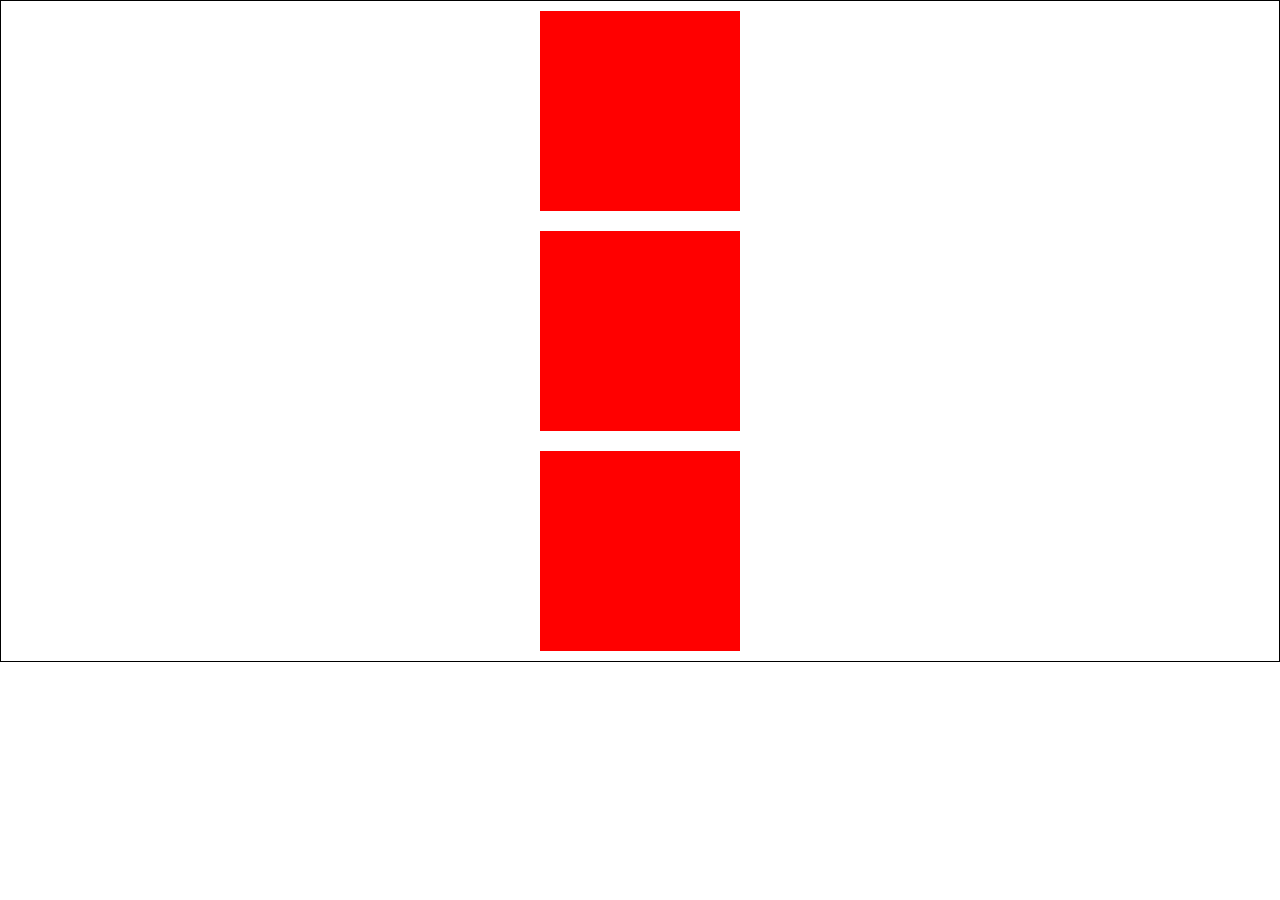
<file: Project/Project 1/index.html>
<!DOCTYPE html>
<html lang="en">
<head>
    <meta charset="UTF-8">
    <meta name="viewport" content="width=device-width, initial-scale=1.0">
    <title>Document</title>
    <link rel="stylesheet" href="style.css">
</head>
<body>
    <div class="container">
        <div class="box"></div>
        <div class="box"></div>
        <div class="box"></div>
    </div>
</body>
</html>
</file>
<file: Figma3/style.css>
*{
    margin: 0px;
    padding: 0px;
}
:root{
    scroll-behavior: smooth;
}
body{
    height: 100vh;
    width: 100vw;
}
#product{
    height: 100vh;
    width: 100vw;
    background-color: #043873;
    color: white;
}
.nav-container{
    display: flex;
    flex-direction: row;
    justify-content: space-between;
    padding: 10px 160px;
}
.color-button1{
    border-radius: 8%;
    padding: 12px;
    background-color: #FFE492;
}
.color-button1:hover{
    transform: scale(1.05);
}
.color-button2{
    border-radius: 8%;
    padding: 12px;
    background-color: #4F9CF9;
}
.color-button2:hover{
    transform: scale(1.05);
}
.logo1{
    height: 40px;
    width: 140px;
    padding: 5px 20px;
}
.nav-button{
    display: flex;
    flex-direction: row;
    gap: 20px;
    list-style: none;
}
.nav-button1{
    display: flex;
    flex-direction: row;
    gap: 20px;
    list-style: none;
    padding: 10px;
}
.nav-button2{
    display: flex;
    flex-direction: row;
    gap: 20px;
    list-style: none;
}
.nav-button2:hover{
    transform: scale(1.05);
}
.nav-select{
    border: none;
    background-color: #043873;
    color: white;
}

.product-content{
    display: flex;
    padding:  140px 180px;
}
.text{
    padding: 50px 0px;
}
.product-text-para{
    padding: 10px 20px 10px 0px ;
}
.text-button{
    margin: 10px 0px;
    padding: 10px 20px;
    border-radius: 8%;
    background-color: #4F9CF9; 
}
.text-button:hover{
    transform: scale(1.05);
}
.product-box{
    background-color: #C4DEFD;
    width: 50%;
    height: 300px;
}

/* Solutions */
#Solution{
    color: black;
    background-color: white;
    height: 100vh;
    width: 100vw;
}
.Solution-content{
    display: flex;
    padding:  140px 180px;
}
.text{
    padding: 50px 0px;
}
.Solution-text-para{
    padding: 10px 20px 10px 0px ;
}
.text-button{
    margin: 10px 0px;
    padding: 10px 20px;
    border-radius: 8%;
    background-color: #4F9CF9; 
}
.text-button:hover{
    transform: scale(1.05);
}
.Solution-box{
    background-color: #C4DEFD;
    width: 50%;
    height: 300px;
}

/* Resources Part */
.Resources{
    background-color: #043873;
    color: white;
    height: 100vh;
    width: 100vw;
}
.Resources-content{
    display: flex;
    gap: 50px;
    padding:  150px 180px;
}
.text{
    padding: 50px 0px;
}
.Resources-text-para{
    padding: 10px 20px 10px 0px ;
}
.text-button{
    margin: 10px 0px;
    padding: 10px 20px;
    border-radius: 8%;
    background-color: #4F9CF9; 
}
.text-button:hover{
    transform: scale(1.05);
}
.Resources-box{
    background-color: #C4DEFD;
    width: 50%;
    height: 300px;
}

/* pricing part */
.Pricing{
    height: 100vh;
    width: 100vw;
}
.pricing-head{
    text-align: center;
    padding: 30px 0px;
}
.pricing-content{
    display: flex;
    gap: 50px;
    padding:  0px 180px;
}
.head-tag{
    padding: 10px 20px;
}
.content{
    border: 1px solid black;
    border-radius: 2%;
}
.content:hover{
    transform: scale(1.05);
    background-color: #043873;
    color: white;
}
.content:hover .free-checkmark{
    background-color: #FFE492;
    color: #FFE492;
}
.content:hover .content-button{
    background-color: #4F9CF9;
    transform: scale(1.05);
}
.free-info{
    display: flex;
    padding: 10px;
}
.free-checkmark{
    height: 20px;
    width: 20px;
    color: #FFE492;
}
.free-checkmark:hover{
    background-color: #FFE492;
}
.info-text{
    padding-left: 10px;
}
.content-button{
    margin: 10px 40px 20px;
    padding: 5px;
    border-radius: 10%;
}


/* Sponsor Part */
.Sponsor{
    /* height: 100vh;
    width: 100vw; */
    padding: 100px;
    /* padding-top: 100px; */
    /* border: 1px solid red; */
}
.Sponsor-head{
    text-align: center;
    padding: 90px;
    font-size: x-large;
}
.Sponsor-content{
    display: flex;
    justify-content: space-evenly;
    padding-bottom: 100px;
}
.logo-spo:hover{
    transform: scale(1.05);
}
.Slack{
    display: flex;
    font-size: larger;
}
.Slack-h1{
    padding-top: 10px;
}


/* client part */
.Client{
    height: 100vh;
    width: 100vw;
}
.client-head{
    text-align: center;
    font-size: x-large;
}
.client-review{
    display: flex;
    gap: 10px;
    justify-content: space-evenly;
    padding: 50px 180px;
}
.client-message{
    border: 1px solid rgba(38, 32, 32, 0.364);
    border-radius: 2%;
    padding: 20px 10px;
}
.client-message:hover{
    transform: scale(1.05);
    background-color: #4F9CF9;
    color: white;
}
.client-message:hover .message{
    border-bottom: 2px solid white;
}
.client-message:hover .message-logo{
    color: white;
}
.message{
    padding: 20px;
    border-bottom: 2px solid #4F9CF9;
}
.profile{
    display: flex;
    gap: 20px;
    padding: 20px 0px;
}
.client-message:hover .profe-name{
    color: #043873;
}


/* Fotter part */
.footer{
    display: flex;
    justify-content: space-evenly;
    background-color: #043873;
    color: white;
    padding:  100px 200px;
}
.first-part{
    padding: 10px;
}
.footer-logo{
    height: 50px;
    width: 140px;
}
.footer-logo:hover{
    transform: scale(1.05);
}

.second-part{
    display: flex;
    gap: 20px;
    justify-content: space-evenly;
}
.words{
    display: flex;
    flex-direction: column;
    justify-content: space-evenly;
    padding: 10px;
}
.footer-word{
    padding: 5px 20px;
}
.footer-word:hover{
    transform: scale(1.05);
}
.last-part{
    padding-left: 30px;
}
.footer-button{
    margin: 10px 0px;
    padding: 5px;
    border-radius: 10%;
    background-color: #4F9CF9;
}
.footer-button:hover{
    transform: scale(1.05);
}
</file>
<file: Figma6/style.css>
*{
    margin: 0px;
    padding: 0px;
}
:root{
    scroll-behavior: smooth;
}

body{
    height: 100vh;
    width: 100vw;
}

/* main container */
.main-container{
    height: 100vh;
    width: 100vw;
}

/* home */
#Home{
    height: 100vh;
    width: 100vw;
}

.home-head{
    display: flex;
    flex-direction: row;
    gap: 10px;
    justify-content: space-evenly;
    padding: 30px 20px 15px ;
}
.head-logo{
    display: flex;
    flex-direction: row;
    gap: 5px;
    justify-content: space-evenly; 
}

.head-points{
    list-style-type: none;
}

.head-tips{
    display: flex;
    flex-direction: row;
    gap: 30px;
    justify-content: space-evenly;
    list-style-type: none;
}
a{
    list-style-type: none;
    color: #000000;
    padding-left: 10px;
    text-decoration: none;
}
a:hover{
    transform: scale(1.05);
}
li:hover{
    transform: scale(1.05);
}

.point-logo{
    display: flex;
    flex-direction: row;
    gap: 30px;
    justify-content: space-evenly;
    height: 20px;
}
.p-logo:hover{
    transform: scale(1.05);
}

/* .wall-pic{
    /* border: 1px solid red; */
    /* width: 100vw; 
}   */
.main-pic{
    /* border: 1px solid red; */
    width: 1350px;
    height: 540px;
}

.home-text{
    display: flex;
    flex-direction: column;
    gap: 10px;
    background-color: #FFF3E3;
    position: relative;
    top: -25rem;
    left: 45rem;
    padding: 40px 60px;
    width: 470px;
}
.mini{
    color: #333333;
}
.main{
    color: #B88E2F;
}
.h-para{
    color: #333333;
}
.h-button{
    background-color: #B88E2F;
    color: white;
    padding: 20px;
    text-align: center;
    margin-top: 20px;
    width: 70px;
}
.h-button:hover{
    transform: scale(1.05);
}

#Shop{
    padding: 40px 30px;
}

/* browse  part*/
.browse{
    height: 100vh;
    /* width: 100vw; */
}
.brow-text{
    text-align: center;
    padding-top: 60px;

}
.brow-title{
    color: #333333;
}
.brow-para{
    color: #333333;
}

.browse-content{
    display: flex;
    flex-direction: row;
    gap: 30px;
    justify-content: center;
    padding-top: 50px ;
}
.brow-type{
    display: flex;
    flex-direction: column;
    gap: 20px;
    padding-right: 20px;
}
.brow-type:hover{
    transform: scale(1.03);
}
.brow-pic{
    border-radius: 20px;
    height: 380px;
}
.brow-para1{
    color: #333333;
    font-weight: bold;
    text-align: center;
}


/* product part */
.product{
    height: 100vh;
    /* width: 100vw; */
}
.product-content{
    display: flex;
    flex-direction: row;
    gap: 10px;
    justify-content: center;
}
.pro-main-head{
    text-align: center;
}
.product1{
    display: flex;
    flex-direction: column;
    gap: 10px;
}
.product1:hover{
    transform: scale(1.03);
}
.percent{
    position: relative;
    left: 12rem;
    top: 5rem;
    border-radius: 200px;
    background-color: #E97171;
    color: white;
    padding: 20px ;
    width: 30px;
}
.percent:hover{
    transform: scale(1.05);
}
.percent1{
    position: relative;
    left: 12rem;
    top: 5rem;
    border-radius: 200px;
    background-color: #2EC1AC;
    color: white;
    padding: 20px ;
    width: 30px;
}
.percent1:hover{
    transform: Scale(1.05);
}
.pro-desc{
    display: flex;
    flex-direction: column;
    gap: 10px;
    background-color: #F4F5F7;
    padding: 30px 20px;
    position: relative;
    top: -1.5rem;
}
.product1:hover .pro-desc{
    background-color:#3a3a3aa6;
}
    
.product-pic{
    border-top-left-radius: 20px;
    border-top-right-radius: 20px;
}

/* Hover overlay */
.hover-content {
    position: absolute;
    top: 4rem;
    left: 0;
    right: 0;
    bottom: 0;
    background-color:#3a3a3aa6;
    color: white;
    display: flex;
    gap: 10px;
    flex-direction: column;
    align-items: center;
    justify-content: center;
    /* transition: opacity 0.0s ease; */
    opacity: 0;
    height: 300px;
    border-top-left-radius: 20px;
    border-top-right-radius: 20px;
}

/* Show the hover content on hover */
.product1:hover .hover-content {
    opacity: 1;
    border-top: 20px;
}

.add{
    padding: 15px 60px;
    color: #B88E2F;
    margin: 20px 0px;
    font-weight: bold;
    margin-top: 8rem;
}
.add:hover{
    transform: scale(1.05);
}
.Share{
    display: flex;
    flex-direction: row;
    gap: 20px;
    padding: 10px;
    margin-top: 10px;
}
.share-text{
    display: flex;
    flex-direction: row;
    gap: 5px;
}
.share-text:hover{
    transform: scale(1.05);
}



.pro-desc-head{
    color: #3A3A3A;
}
.pro-para{
    color: #898989;
}
.pro-price{
    display: flex;
    flex-direction: row;
    gap: 10px;
}
.rupay{
    color: #898989;
    text-decoration: line-through;
}

.product-button{
    padding: 5px 10px;
    border: 1px solid #B88E2F ;
    color: #B88E2F;
    text-align: center;
    width: 90px;
    margin-top: 30px;
    margin-left: 40rem;
}
.product-button:hover{
    transform: scale(1.05);
}



/* about part */
#About{
    padding: 10px 0px;
}
.about-body{
    background-color: #FCF8F3;
    /* height: 100vh; */
    display: flex;
    flex-direction: row;
    gap: 10px;
    justify-content: space-evenly;
    padding: 30px 11rem;
}
.about-text{
    position: relative;
    left: -5rem;
    top: 10rem;
}
.a-main{
    color: #3A3A3A;
    padding-bottom: 10px;
}
.about-para{
    color: #333333;
}
.about-button{
    background-color: #B88E2F;
    color: white;
    padding: 10px;
    text-align: center;
    margin-top: 20px;
    width: 90px;
}
.about-pic{
    height: 500px;
    margin-left: 10rem;
}


/* contact part */
#Contact{
    padding: 30px 6rem;
}

.contact-content{
    display: flex;
    flex-direction: row;
    gap: 20px;
    justify-content: space-evenly;
    border-bottom: 1px solid #9f9f9f9f;
}
.column{
    display: flex;
    flex-direction: column;
    gap: 40px;
    padding: 40px 60px 40px 0px;
}
.faint{
    font-weight: lighter;
    color: #9F9F9F;
}
.faint:hover{
    transform: scale(1.03);
}
.Dark:hover{
    transform: scale(1.03);
}
.email{
    display: flex;
    flex-direction: row;
    gap: 20px;
}
.E-mai{
    font-weight: lighter;
    color: #9F9F9F;
    border-bottom: 1px solid #9F9F9F;
    padding: 5px 10px;
}
.E-mai:hover{
    transform: scale(1.05);
}
.sub{
    font-weight: lighter;
    border-bottom: 1px solid #9F9F9F;
    padding: 5px;
    font-weight: bold;
}
.sub:hover{
    transform: scale(1.05);
}

.contact-foot{
    padding: 10px;
    font-weight: lighter;
}
</file>
<file: Figma7/style.css>
*{
    margin: 0px;
    padding: 0px;
}

:root{
    scroll-behavior: smooth;
}
/* .main-container{
    width: 80vw;
} */

.home{
    height: 100vh;
    padding: 20px;
}
.home-head{
    display: flex;
    flex-direction: row;
    gap: 20px;
    justify-content: space-evenly;
}
.head-logo{
    height: 20px;
    width: 70px;
}
.home-options{
    display: flex;
    flex-direction: row;
    gap: 20px;
    justify-content: space-evenly;
}
ul{
    display: flex;
    flex-direction: row;
    gap: 10px;
    list-style-type: none;
    text-decoration: none;
    color: black;
}
li{
    list-style-type: none;
    text-decoration: none;
}
li:hover{
    transform: scale(1.04);
}
a{
    text-decoration: none;
    color: black;
    padding: 0px 10px;
}
.head-button{
    display: flex;
    flex-direction: row;
    gap: 30px;
    justify-content: space-evenly;
    padding-top: 10px;
    position: relative;
    top: -1rem;
}
.head-login{
    border-radius: 5px;
    border: 1px solid #3247C6;
    color: #3247C6;
    padding: 5px 20px;
    /* width: 50px; */
    text-align: center;
}
.head-login:hover{
    transform: scale(1.05);
}
.head-sub{
    border-radius: 5px;
    border: 1px solid #E54F6D;
    color: white;
    padding: 5px;
    width: 50px;
    text-align: center;
}
.head-sub:hover{
    transform: scale(1.05);
}

.home-content{
    background-color: #3247C6;
    border-radius: 20px;
    padding: 40px;
    display: flex;
    flex-direction: row;
    /* justify-content: space-evenly; */
    padding: 50px 50px 2rem;
    margin: 0px 50px;
    height: 70vh;
}
.home-text{
    display: flex;
    flex-direction: column;
    /* gap: 5px; */
    color: white;
    padding-left: 30px;
}
.title{
    display: flex;
    flex-direction: row;
    gap: 5px;
}
.light{
    font-weight: lighter;
    /* font-weight: bolder; */
    font-size: 70px;
}
.bold{
    font-weight: bolder;
    font-size: 70px;
}

.head-para{
    padding: 30px 0px 80px;
    filter: brightness(95%);
}

.head-button2{
    display: flex;
    flex-direction: row;
    gap: 20px;
}
.head-signup{
    border-radius: 10px;
    border: 1px solid white;
    color: white;
    padding: 10px 20px;
    text-align: center;
    /* width: 80px; */
    background-color: #3247C6;
}
.head-signup:hover{
    transform: scale(1.05);
}
.head-sub{
    background-color: #E54F6D;
    width: 100px;
    color: white;
    border-radius: 10px;
    text-align: center;
    padding: 10px 20px;
}
.head-sub:hover{
    transform: scale(1.05);
}

.home-img{
    padding-right: 30px;
    /* border: 1px solid red; */
    width: 500px;
}
.back-img{
    border-radius: 20px;
    position: relative;
    right: -16rem;
    top: 2rem;
    left: 14rem;
    width: 430px;
}
.front-img{
    border-radius: 10px;
    position: relative;
    left: 16rem;
    top: -25rem;
    width: 430px;

}

/* boost part */
.boost{
    padding: 10px;
}

.boost-content{
    display: flex;
    flex-direction: row;
    gap: 30px;
    justify-content: space-between;
    padding: 60px;
}

.boost-text{
    display: flex;
    flex-direction: column;
    gap: 20px;
}
.boost-mini{
    color: #3247C6;
}
.boost-title{
    color: black;
    font-weight: bold;
}
.boost-para{
    color: #000000;
    padding-bottom: 30px;
}
.boost-rate{
    display: flex;
    flex-direction: row;
    gap: 10px;
    justify-content: space-around;
}
.b-rate1{
    display: flex;
    flex-direction: row;
    gap: 5px;
}
.ratees{
    color: #3247C6;
    font-weight: bolder;
}
.up-arrow{
    height: 30px;
    width: 20px;
}
.boost-rate-title{
    display: flex;
    flex-direction: row;
    gap: 10px;
    justify-content: space-around;
    color: #000000;
    filter: brightness(90%);
    padding-left: 10px;
}

.boost-img{
    position: relative;
    left: 14rem;

}

.front--img{
    border-radius: 20px;
    position: relative;
    left: -20rem;
    top: 1rem;
}

/* free-part */
.free-part{
    padding: 30px 40px 20px;
    background-color: #3247C6;
    color: white;
    display: flex;
    flex-direction: row;
    gap: 10px;
    justify-content: space-between;
    position: relative;
    top: 40px;
    margin: 0px 80px;
    border-radius: 10px;
}

.free-title{
    font-weight: bolder;
    /* font-size: 40px; */
}
.free-button{
    display: flex;
    flex-direction: row;
    gap: 10px;
    background-color: #E54F6D;
    border-radius: 5px;
    padding: 10px 30px;
    position: relative;
    left: -4rem;
}
.free-button:hover{
    transform: scale(1.05);
}
.free-name{
    color: white;
}
.free-arrow{
    width: 20px;
    height: 10px;
    padding-top: 5px;
}

/* test part */

.test-part{
    padding: 80px;
}
.test-head{
    display: flex;
    flex-direction: row;
    gap: 20px;
    text-align: center;
    justify-content: center;
    padding: 40px;
}
.test-arrows{
    position: relative;
    right: -30rem;
}
.test-arrows:hover{
    transform: scale(1.03);
}


.test-content{
    display: flex;
    flex-direction: row;
    gap: 20px;
    overflow-x: auto;
   scrollbar-width: none;
}
.test1{
    display: flex;
    flex-direction: column;
    gap: 10px;
    border-radius: 20px;
    border: 1px solid #3247C6;
    flex-shrink: 0;
    overflow: hidden;
    width: 350px;
    height: 300px;
    padding: 30px 30px 0px;

}
.blue-text{
    color: #3247C6;
    font-weight: bolder;
}
.mini-black{
    font-weight: bold;
}
.para-test{
    font-weight: lighter;
}

.test-star{
    display: flex;
    flex-direction: row;
    gap: 30px;
    justify-content: space-between;
}
.star1{
    display: flex;
    flex-direction: column;
    gap: 5px;
    padding-top: 20px;
}
.star{
    display: flex;
    flex-direction: row;
    gap: 10px;
    width: 10px;
}
.test-batch{
    display: flex;
    flex-direction: row;
    gap: 10px;
}



/* FAQ-part */
#Resources{
    padding:  0px 60px;
}
.FAQ-head{
    text-align: center;
    font-weight: bolder;
    padding: 20px;
}

.FAQ-content{
    display: flex;
    flex-direction: column;
    gap: 20px;
    padding: 10px 40px;
}

.part1{
    display: flex;
    flex-direction: column;
    gap: 20px;
    padding: 30px 70px;
    border-radius: 20px;
    border: 1px solid #3247C6;
    margin-bottom: 10px;
}

.FAQ-para{
    display: flex;
    flex-direction: row;
    justify-content: space-between;
    /* gap: 20px; */
    font-weight: lighter;
}
.down-arr{
    height: 30px;
}
.down-arr:hover{
    transform: scale(1.05);
}


.part2{
    display: flex;
    flex-direction: row;
    justify-content: space-between;
    /* gap: 20px; */
    padding: 10px 70px 20px;
    border-bottom: 1px solid #3247C6;
}
.blue-arrow:hover{
    transform: scale(1.05);
}



/* about-part */
#About-Us{
    padding: 60px 90px;
    margin-top: 60px;
    background-color: #3247C6;
    color: white;
    display: flex;
    flex-direction: row;
    gap: 30px;
}

.about-info{
    display: flex;
    flex-direction: column;
    gap: 30px;
    width: 450px;
    margin-right: 60px;
    padding-top: 50px;
}

.square-bracket{
    display: flex;
    flex-direction: row;
    /* gap: 10px; */
    margin-top: 40px;
    
}
.sqe-star{
    border-top: 1px solid #FFFC31;
    border-left: 1px solid #FFFC31;
    border-bottom: 1px solid #FFFC31;
    border-top-left-radius: 5px;
    border-bottom-left-radius: 5px;
    padding: 30px 10px;
    width: 30px;
}
.us{
    padding: 30px 20px;
    border-bottom: 1px solid #FFFC31;
}
.divider{
    padding: 30px 10px;
    border-bottom: 1px solid #FFFC31;
    font-size: larger;
    font-weight: bolder;
    width: 50px;
}
.uk{
    border-top: 1px solid #FFFC31;
    border-right: 1px solid #FFFC31;
    border-bottom: 1px solid #FFFC31;
    border-top-right-radius: 5px;
    border-top-left-radius: 5px;
    border-bottom-right-radius: 5px;
    padding: 30px 10px;
}

.about-info-logo{
    padding: 20px 0px;
    display: flex;
    flex-direction: row;
    gap: 10px;
}
.follow{
    padding-right: 30px;
}
.foo-logo{
    border-radius: 200px;
    background-color: white;
    padding: 6px;
}


.about-desc{
    display: flex;
    flex-direction: column;
    gap: 20px;
    color: white;
}

.points{
    display: flex;
    flex-direction: row;
    gap: 12rem;
    justify-content: space-evenly;
}
.point1{
    display: flex;
    flex-direction: column;
    gap: 20px;
}

.email-part{
    background-color: white;
    padding: 20px;
    display: flex;
    flex-direction: row;
    justify-content: space-between;
    gap: 10px;
    border-radius: 20px;
    width: 500px;
    margin-top: 30px;
}
.email{
    color: #969696;
    padding: 10px 30px;
}
.about-sub{
    padding: 10px 30px;
    display: flex;
    flex-direction: row;
    gap: 5px;
    text-align: center;
    background-color: #E54F6D;
    border-radius: 10px;
}
.about-sub:hover{
    transform: scale(1.05);
}
</file>
<file: Figma8/style.css>
*{
    margin: 0px;
    padding: 0px;
}
body{
    height: 100vh;
    width: 100vw;
}
:root{
    scroll-behavior: smooth;
}

/* main container */
.main-container{
    padding: 0px 60px;
}

/* Home part */
#Home{
    padding:    0px 100px;
}

.home-head{
    display: flex;
    flex-direction: row;
    gap: 20px;
    justify-content: space-between;
    padding-top: 20px;
}
.head-logo{
    height: 40px;
}
.head-option{
    display: flex;
    flex-direction: row;
    gap: 20px;
    padding: 10px 20px;
}
li{
    text-decoration: none;
    list-style: none;
}
li:hover{
    transform: scale(1.05);
}
a{
   color: black;
   text-decoration: none;
   font-weight: lighter;
   padding: 0px 10px;
}
.contact{
    background-color: #A53DFF;
    color: white;
    padding: 10px;
    margin-top: 10px;
    border-radius: 5px;
}
.contact:hover{
    transform: scale(1.05);
}


.home-content{
    display: flex;
    flex-direction: row;
    gap: 20px;
    padding-top: 60px;
}
.home-text{
    display: flex;
    flex-direction: column;
    gap: 20px;
    padding-top: 40px;
}
.home-title{
    font-size: 40px;
    padding-bottom: 10px;
}
.home-para{
    font-weight: lighter;
    color: #556070;
}
.hello-button{
    background-color: #A53DFF;
    color: white;
    padding: 12px;
    width: 70px;
    border-radius: 5px;
}
.hello-button:hover{
    transform: scale(1.05);
}




.home-desc{
    display: flex;
    flex-direction: row;
    gap: 10px;
    margin-top: 90px;
}
.experience{
    background-color: #EDD8FF80;
    border: 1px solid #FFFFFF;
    /* border-radius: 10px; */
    padding: 10px 30px;
    /* text-align: center; */
}
.experience:hover{
    transform: scale(1.03);
}
.tips{
    text-align: center;
}

.home-pic{
    height: 636px;
    width: 536px;
    /* border: 1px solid #ffffffe7; */
    border-radius: 20px;
    position: relative;
    top: -4rem;
    left: 4rem;
}


/* About part */

#About{
    padding: 40px 40px 10px;
    position: relative;
    top: -2rem;
    display: flex;
    flex-direction: row;
    gap: 20px;
    border-radius: 20px;
    /* border: 1px solid #5f5b5b4d; */
    margin: 0px 80px;
    box-shadow: 1px 1px 4px #55607075;
}
.about-poster{
    display: flex;
    flex-direction: column;
    padding: 30px;
}
.about-pic{
    border-radius: 10px;
}
.about-logo{
    display: flex;
    flex-direction: row;
    gap: 20px;
    padding: 15px 10px;
    position: relative;
    top: -2rem;
    background-color: white;
    border-radius: 5px;
    width: 15rem;
    margin-left: 70px;
    /* border: 1px solid red; */
}
.social{
    padding: 0px 5px;
    color: #A53DFF;
    width: 20px;
    height: 20px;
}
.social:hover{
    transform: scale(1.05);
}

.social1{
    padding: 0px 5px;
    background-color: #A53DFF;
    /* width: 25px; */
    height: 22px;
    border-radius: 5px;
}
.social1:hover{
    transform: scale(1.05);
}


.about-content{
    display: flex;
    flex-direction: column;
    gap: 20px;
    padding: 60px 20px 30px 40px;

}

.about-title{
    font-size: 40px;
    padding-bottom: 30px;
}
.about-para{
    font-weight: lighter;
    color: #556070;
}

.about-button{
    display: flex;
    flex-direction: row;
    gap: 20px;
    margin-top: 40px;
}
.about-proj{
    background-color: #A53DFF;
    color: white;
    padding: 10px 20px 0px;
    border-radius: 5px;
}
.about-proj:hover{
    transform: scale(1.05);
}

.down-cv{
    display: flex;
    flex-direction: row;
    gap: 20px;
    border: 1px solid #A53DFF;
    color: #A53DFF;
    border-radius: 5px;
    padding: 10px;
}
.down-cv:hover{
    transform: scale(1.03);
}


/* process part */

#process{
    padding:  100px 60px ;
    background-color: #484b5034;
    display: flex;
    flex-direction: row;
    gap: 20px;
    /* width: 100vw; */
    position: relative;
    justify-content: space-between;
}

.process-content{
    padding: 250px 40px 40px;
    display: flex;
    flex-direction: column;
    gap: 20px;
}

.pro-title{
    color: #132238;
    font-size: 40px;
}
.process-para{
    color: #434446cb;
}
.pro-para{
    color: #697484;
}

.process-boxes{
    display: flex;
    flex-direction: row;
    gap: 20px;
    padding: 90px 40px 0px 40px;
}
.box-1{
    display: flex;
    flex-direction: column;
    gap: 20px;
}
.box-2{
    display: flex;
    flex-direction: column;
    gap: 20px;
    margin-top: 30px;
}

.box1{
    display: flex;
    flex-direction: column;
    gap: 20px;
    background-color: white;
    border-radius: 10px;
    padding: 20px;
}
.box1:hover{
    transform: scale(1.05);
}
.box-name{
    color: #132238;
}

.pro-logo{
    width: 60px;
    height: 60px;
    margin-bottom: 10px;
}
.pro-logo:hover{
    transform: scale(1.05);
}



/* Portfolio part */

#Portfolio{
    padding: 90px;
    display: flex;
    flex-direction: column;
    gap: 20px;
}

.port-head{
    display: flex;
    flex-direction: column;
    gap: 20px;
    justify-content: center;
    text-align: center;
}
.port-title{
    color: #132238;
    font-size: 40px;
}
.port-para{
    color: #556070;
    /* padding-bottom: 10px; */
}

.port-content{
    display: flex;
    flex-direction: column;
    gap: 30px;
    padding-top: 40px;
}

.port-box{
    display: flex;
    flex-direction: row;
    gap: 20px;
    padding-bottom: 20px;
}
.port1{
    border-radius: 10px;
    display: flex;
    flex-direction: column;
    gap: 10px;
    box-shadow: 1px 1px 2px #a3a4a7;
}
.port1:hover{
    transform: scale(1.03);
}

.port-desc{
    padding: 10px 30px;
    display: flex;
    flex-direction: column;
    gap: 10px;
}

.port-img{
    height: 200px;
    width: 350px;
    border-top-left-radius: 10px;
    border-top-right-radius: 10px;
}
.port-para{
    color: #556070;
    /* padding-bottom: 30px; */
}

.study{
    display: flex;
    flex-direction: row;
    padding: 10px;
    border: 1px solid #A53DFF;
    color: #A53DFF;
    width: 150px;
    border-radius: 5px;
    margin-bottom: 10px;
}
.study:hover{
    transform: scale(1.02);
}

.right-arrow{
    height: 20px;
    width: 30px;
}

.more-project{
    background-color: #A53DFF;
    color: white;
    padding: 10px;
    text-align: center;
    width: 90px;
    margin: auto;
}
.more-project:hover{
    transform: scale(1.05);
}


/* idea-part */

.idea-part{
    background-color: #132238;
    color: white;
    margin: 0px -5rem;
    text-align: center;
    padding: 60px 30px;
    display: flex;
    flex-direction: column;
    gap: 20px;
}
.idea-title{
    font-size: 40px;
}

.idea-para{
    color: #A5ACB5;
    padding-bottom: 20px;
}
.idea-button{
    display: flex;
    flex-direction: row;
    gap: 5px;
    text-align: center;
    background-color: #A53DFF;
    border-radius: 5px;
    width: 160px;
    padding: 5px 20px;
    margin: auto;
}
.idea-button:hover{
    transform: scale(1.05);
}


/* Blog part */

#Blog{
    padding: 90px;
    display: flex;
    flex-direction: column;
    gap: 30px;
}

.blog-head{
    display: flex;
    flex-direction: column;
    gap: 10px;
    text-align: center;
}
.blog-title{
    color: #132238;
    font-size: 40px;
    padding: 10px;
}
.blog-para{
    color: #87909D;
    /* padding-bottom: 20px; */
}

.blog-content{
    display: flex;
    flex-direction: row;
    gap: 20px;
    margin-top: 30px;
}

.blog-box{
    display: flex;
    flex-direction: column;
    border-top-left-radius: 8px;
    border-top-right-radius: 8px;
    box-shadow: 1px 1px 2px #a3a4a7;
}
.blog-box:hover{
    transform: scale(1.04);
}
.blog-pic{
    height: 260px;
    width: 260px;
    border-top-left-radius: 5px;
    border-top-right-radius: 5px;
}

.box-text{
    display: flex;
    flex-direction: column;
    gap: 10px;
    padding: 20px 10px 30px;
}
.blog-name1{
    color: #333333d2;
}
.blog-load{
    margin: auto;
}


/* Services part */
#Services{
    display: flex;
    flex-direction: row;
    justify-content: space-evenly;
    background-color: #87909d49;
    margin: 0px -5rem;
    padding: 90px 0px ;
}

.serve-head{
    display: flex;
    flex-direction: column;
    gap: 20px;
    padding: 120px 90px 40px;
}

.serve-title{
    font-size: 30px;
}
.serve-para{
    color: #87909D;
    /* font-size: 20px; */
}

.seve-hello{
    background-color: #A53DFF;
    color: white;
    padding: 10px;
    border-radius: 5px;
    width: 90px;
    margin-top: 30px;
}
.seve-hello:hover{
    transform: scale(1.04);
}

.serve-content{
    display: flex;
    flex-direction: column;
    gap: 30px;
}
.serve-1{
    padding: 20px;
    display: flex;
    flex-direction: column;
    gap: 20px;
    background-color: #FFFFFF;
    box-shadow: 1px 1px 2px #595b5ed7;
}
.serve-1:hover{
    transform: scale(1.03);
    border-left: 4px solid #A53DFF;
    border-top-left-radius: 5px;
    border-bottom-left-radius: 5px;
}

.serve-sub{
    color: #132238;
}
.serve-text{
    color: #424E60;
}


/* client part */

.client{
    padding: 40px 90px 20px;
    display: flex;
    flex-direction: column;
    gap: 10px;
}
.client-content{
    display: flex;
    flex-direction: row;
    gap: 5px;
    /* padding-top: 30px; */
}
.client-logo{
    width: 190px;
}
.client-logo:hover{
    transform: scale(1.03);
}

/* test part */
.test{
    padding: 20px 90px 40px;
    text-align: center;
    display: flex;
    flex-direction: column;
    gap: 20px;
}
.test-head{
    color: #333333;
    font-size: 40px;
}
.test-para{
    color: #87909D;
}
.test-desc{
    color: #2B384C;
}
.test-name{
    color: #000000;
}
.test-com{
    color: #000000e1;
    font-size: 15px;
}
.test-load{
    margin: auto;
    font-size: 20px;
}

/* Contact part */

#Contact{
    margin: 0px 90px;
    border-radius: 10px;
    display: flex;
    flex-direction: row;
    gap: 20px;
    padding: 50px 40px 0px;
    /* border: 1px solid red; */
    justify-content: space-evenly;
    border-radius: 20px;
    box-shadow: 1px 1px 2px #a3a4a7;
    position: relative;
    top: 4rem;
    background-color: white;
}

.contact-text{
    display: flex;
    flex-direction: column;
    gap: 20px;
}

.contact-title{
    color: #132238;
}

.contact-para{
    color: #87909D;
}
.info{
    display: flex;
    flex-direction: column;
    gap: 10px;
}
.info1{
    border-radius: 10px;
    box-shadow: 1px 1px 1px #5560706e;
    display: flex;
    gap: 10px;
    flex-direction: row;
    padding: 10px;

}
.info1:hover{
    transform: scale(1.04);
}
.contact-logo{
    position: relative;
    top: -2rem;
    left: -2rem;
}


.contact-desc{
    display: flex;
    flex-direction: column;
    gap: 20px;
    padding-top: 40px;
}

.contact-infos{
    color: #87909dd2;
    padding: 10px 30px;
    border-bottom: 2px solid #87909dd2;
}
.contact-infos:hover{
    color: #A53DFF;
    border-bottom: 2px solid #A53DFF;
    transform: scale(1.03);
}
.sub{
    display: flex;
    flex-direction: row;
    gap: 20px;
}

.submit{
    display: flex;
    flex-direction: row;
    gap: 10px;
    background-color: #A53DFF;
    color: white;
    padding: 10px;
    width: 80px;
    border-radius: 5px;
}
.submit:hover{
    transform: scale(1.04);
}

/* footer part */
.footer{
    background-color: #2B384C;
    color: white;
    text-align: center;
    padding: 10rem 90px 50px;
    display: flex;
    flex-direction: row;
    justify-content: space-evenly;
    margin: 0px -5rem;
}
.foot-options{
    display: flex;
    flex-direction: row;
    gap: 30px;
    padding-top: 20px;
}
.foot:hover{
    transform: scale(1.04);
}
.copy{
    font-weight: lighter;
    padding-top: 20px;
}
</file>
<file: Figma9/style.css>
*{
    margin: 0px;
    padding: 0px;
}
/* body{
    width: 100vw;

} */
:root{
    scroll-behavior: smooth;
}
.main-container{
    padding: 0px;
}
.home{
    display: flex;
    flex-direction: row;
    justify-content: space-between;
    gap: 20px;
    /* width: 100vw; */
}
.home-text{
    display: flex;
    flex-direction: column;
    gap: 40px;
    padding: 10px 5rem;
    font-size: 20px;
}

.text-head{
    padding: 20px 0px 40px;
    display: flex;
    flex-direction: row;
    justify-content: space-between;
    gap: 20px;
}
.head-title{
    color: #1E0E62;
    padding-right: 20px;
}
ul{
    display: flex;
    flex-direction: row;
    gap: 20px;
}
li{
    text-decoration: none;
    list-style-type: none;
    color: #15143966;
    padding: 0px 10px;
}
li:hover{
    transform: scale(1.04);
}
a{
    text-decoration: none;
    list-style-type: none;
    color: #15143966;
}

.text-content{
    display: flex;
    flex-direction: column;
    gap: 40px;
    padding-top: 20px;
}
.content-head{
    color: #1E0E62;
    font-size: 50px;
}

.content-para{
    color: #15143966;
}

.content-button{
    display: flex;
    flex-direction: row;
    gap: 20px;
    padding-top: 4rem;
    margin-bottom: -1rem;
}
.start{
    background-color: #25DAC5;
    border-radius: 100px;
    color: white;
    padding: 10px 20px;
}
.start:hover{
    transform: scale(1.04);
}
.more{
    border-radius: 100px;
    border: 1px solid #EBEAED;
    padding: 10px 20px;
}
.more:hover{
    transform: scale(1.04);
}


.home-pic{
    height: 100vh;
}


/* features part */
#Pricing{
    /* width: 100vw; */
    background-image: url("https://s3-alpha-sig.figma.com/img/f7e8/f8e2/82f037bd55e52d4b954227648e8bf9ff?Expires=1738540800&Key-Pair-Id=APKAQ4GOSFWCVNEHN3O4&Signature=Z5R~Q-6dyQBcmySIqSiziV9dPO2sraQb6Sg9G34-HW9adewXtwu3~J4LNNByxVIDYmEBootLClk0xP2Q0-bLJxYATn0sk94gAAutfHK1Ma4itWZpkfShXpsRBxu8I64zRTRMKy2SwRnjt~-GMKxzyvjkl5GOpLBLX1zon9bRdFIKIwHZ1TpbgBBpDpEmsKvON55NSAD9Q~5qX3Nzg0JFptSrZ~nsUHMsouq3gjJ09pJYszf4~dQRKbOsJDWCsXFWJ59gZFSq7uxl4vdk3~NAwhc8lY6nkaMbbeNA~8ir9vwlrZh~Ihi1fNISOwxLVJahmQLOL1oJZJZHTEy81owmmw__");
    padding: 5rem 15rem;
    color: white;
    display: flex;
    flex-direction: column;
    gap: 20px;

}

.fe-head{
    display: flex;
    flex-direction: column;
    gap: 20px;
    /* margin: auto; */
    text-align: center;
}


.fe-content{
    display: flex;
    flex-direction: row;
    gap: 20px;
    padding-top: 30px;
}

.box1{
    display: flex;
    flex-direction: column;
    gap: 20px;
    padding: 3rem;
    border: 2px solid #ffffff88;
    border-radius: 20px;
    /* margin: auto; */
    text-align: center;

}
.box2{
    display: flex;
    flex-direction: column;
    gap: 20px;
    padding: 3rem 15px;
    border: 2px solid #ffffff88;
    border-radius: 20px;
    /* margin: auto; */
    text-align: center;

}
.box3{
    display: flex;
    flex-direction: column;
    gap: 20px;
    padding: 3rem 30px;
    border: 2px solid #ffffff88;
    border-radius: 20px;
    /* margin: auto; */
    text-align: center;

}

.logo{
    height: 40px;
    width: 40px;
    margin: auto;
}

.box-para{
    margin: auto;
    color: #ffffffc2;
}

.fe-button{
    padding: 10px 20px;
    background-color: #E93A7D;
    color: white;
    border-radius: 100px;
    width: 5rem;
    margin: auto;
}
.fe-button:hover{
    transform: scale(1.04);
}
 

/* team */
#About{
    padding: 5rem;
    margin: auto;
}

.team-head{
    text-align: center;
    margin: auto;
    display: flex;
    flex-direction: column;
    gap: 20px;
}

.t-title{
    color: #1E0E62;
    font-size: 40px;
}
.t-para{
    color: #15143966;
    padding-bottom: 10px;
}

.t-button{
    border: 1px solid #EBEAED;
    border-radius: 100px;
    padding: 10px;
    width: 8rem;
    margin: auto;
    margin-bottom: 30px;
}
.t-button:hover{
    transform: scale(1.05);
}

.t-content{
    display: flex;
    flex-direction: row;
    gap: 5px;
    padding-top: 20px;
}
.t1{
    display: flex;
    flex-direction: column;
    gap: 20px;
    padding: 3rem 0px -5rem;
    margin: auto;
    border: 1px solid #EBEAED;
    border-radius: 20px;
}
.t1:hover{
    transform: scale(1.03);
}
.t-text{
    display: flex;
    flex-direction: column;
    gap: 20px;
    padding: 10px 5rem;
}
.t-pic{
    height: 5rem;
    width: 7rem;
}
.t-emoj{
    display: flex;
    flex-direction: row;
    justify-content: space-evenly;
    border-top: 1px solid #EBEAED;
}

.t-logo{
    padding: 10px 20px 10px 10px;
    /* border-top: 1px solid #EBEAED; */
    border-right: 1px solid #EBEAED;
    padding-bottom: -1rem;
    margin: auto;
    text-align: center;
}
.t-logo1{
    padding: 10px;
    /* border-top: 1px solid #EBEAED; */
    margin: auto;
    text-align: center;
}

.footer{
    display: flex;
    flex-direction: column;
    gap: 30px;
    padding: 5rem 10rem;
    margin: auto;
    color: white;
    /* margin: 0px -5rem; */
    background-color: #1E0E62;
}
.options{
    display: flex;
    flex-direction: row;
    gap: 20px;
    padding-bottom: 20px;
    margin: auto;
}
.opt{
    padding: 0px 20px;
}
.footer-end{
    color: white;
    margin: auto;
}
</file>
<file: Figma2/Practical1/style.css>
*{
    margin: 0px;
    padding: opx;
}
.main{
    height: 100vh;
    width: 100vw;
    background-color: bisque;
}
.boxes{
    display: flex;
    flex-direction: row;
    justify-content: center;
    gap: 10px;
    padding-top: 50px;
    align-items: center;
}
.box{
    background-color: red;
    height: 100px;
    width: 100px;
    gap: 10px;
    margin: 20px;
}
</file>
<file: Figma2/Practical2/style.css>
*{
    margin: 0px;
    padding: 0px;
}
.main{
    height: 100vh;
    width: 100vw;
}
.nav-container{
    background-color: pink;
    display: flex;
    flex-direction: row;
    justify-content: space-between;
    padding: 20px;
}
.left-side{
    padding-left: 10px;
}
.rigth-side{
    display: flex;
    flex-direction: row;
    gap: 20px;
    padding-right: 20px ;
}
.description{
    background-color: lightskyblue;
    display: flex;
    flex-direction: row;
    justify-content: center;
    height: 100vh;
    gap: 20px;
    padding: 100px;

}
.box{
    height: 200px;
    width: 100%;
    background-color: grey;
}
p{
    font-size: larger;
    font-family: 'Times New Roman', Times, serif;
    padding: 20px 50px;
}
</file>
<file: Figma2/Practical3/style.css>
*{
    margin: 0px;
    padding: 0px;
}
.main{
    height: 100vh;
    width: 100vw;
}
.now-container{
    background-color: grey;
    display: flex;
    flex-direction: row;
    justify-content: space-between;
    padding: 30px;
    font-family: 'Times New Roman', Times, serif;
    font-size: larger;
}
.left-head{
    padding: 10px;
    margin-right: 20px;
}
.rigth-head{
    display: flex;
    flex-direction: row;
    gap: 20px;
    padding: 10px;
    margin-right: 20px;
}
.image{
    height: 100vh;
    width: 100vw;
    background-image: url("https://images.pexels.com/photos/574069/pexels-photo-574069.jpeg?auto=compress&cs=tinysrgb&w=1260&h=750&dpr=1");
    background-color: aqua;
    background-repeat: no-repeat;
    background-size: cover;
    background-position: 80% 10%;
}
.quote{
    padding-top: 25%;
    padding-left: 25%;
    font-size: larger;
}
</file>
<file: Figma2/Practical4/style.css>
*{
    margin: 0px;
    padding: 0px;
}
.main{
    height: 100vh;
    width: 100vw;
}

/* first part */
.now-container{
    background-color: rgb(177, 172, 172);
    display: flex;
    flex-direction: row;
    justify-content: space-between;
    padding: 30px;
    font-family: 'Times New Roman', Times, serif;
    font-size: larger;
}
.right-head{
    display: flex;
    flex-direction: row;
    gap: 30px;
}

/* second part */

.desc{
    height: 100vh;
    width: 100vw;
    background-color: rgb(169, 219, 250);
    padding-top: 40px;
}
h2{
    text-align: center;
    font-size: xx-large;

}
.content{
    display: flex;
    flex-direction: row;
    justify-content: space-evenly;
    padding: 40px;
    gap: 10px;
}
.box{
    background-color: white;
    display: flex;
    flex-direction: row;
    gap: 10px;
    padding: 10px;
    box-shadow: 0px 10px 10px rgb(122, 121, 121);
}
.mini-box{
    background-color: rgb(190, 186, 186);
    height: 100%;
    width: 200%;
    clip-path: circle(30%);
}
p{
   width: 50%; 
   padding-right: 10px;
}
</file>
<file: Figma2/Practical5/style.css>
*{
    margin: 0px;
    padding: 0px;
}
.main{
    height: 100vh;
    width: 100vw;
}

/* first part */
.now-container{
    background-color: rgb(177, 172, 172);
    display: flex;
    flex-direction: row;
    justify-content: space-between;
    padding: 30px;
    font-family: 'Times New Roman', Times, serif;
    font-size: larger;
}
.right-head{
    display: flex;
    flex-direction: row;
    gap: 30px;
}

/* second part */

.desc{
    height: 100vh;
    width: 100vw;
    background-color: rgb(179, 219, 244);
    padding-top: 40px;
}
h2{
    text-align: center;
    font-size: xx-large;

}
.content{
    display: flex;
    flex-direction: row;
    justify-content: space-evenly;
    padding: 40px;
    gap: 80px;
}
.box{
    background-color: rgb(247, 229, 229);
    padding: 10px;
    box-shadow: 10px 15px 10px rgb(184, 106, 106);
    align-items: center;
}
.mini-box{
    background-color: rgb(189, 185, 185);
    height: 100px;
    width: 100px;
    clip-path: circle(50%);
    margin-left: 30%;
}
p{
    padding: 40px;
}
</file>
<file: Project/Project 1/style.css>
*{
    margin: 0px;
    padding: 0px;
}
.container{
    border: 1px solid black;
    display: flex;
    flex-direction: column;
    justify-content: center;
    align-items: center;
}
.box{
    background-color: red;
    height: 200px;
    width: 200px;
    margin: 10px 0px;
    /* justify-content: space-between; */
}
</file>
